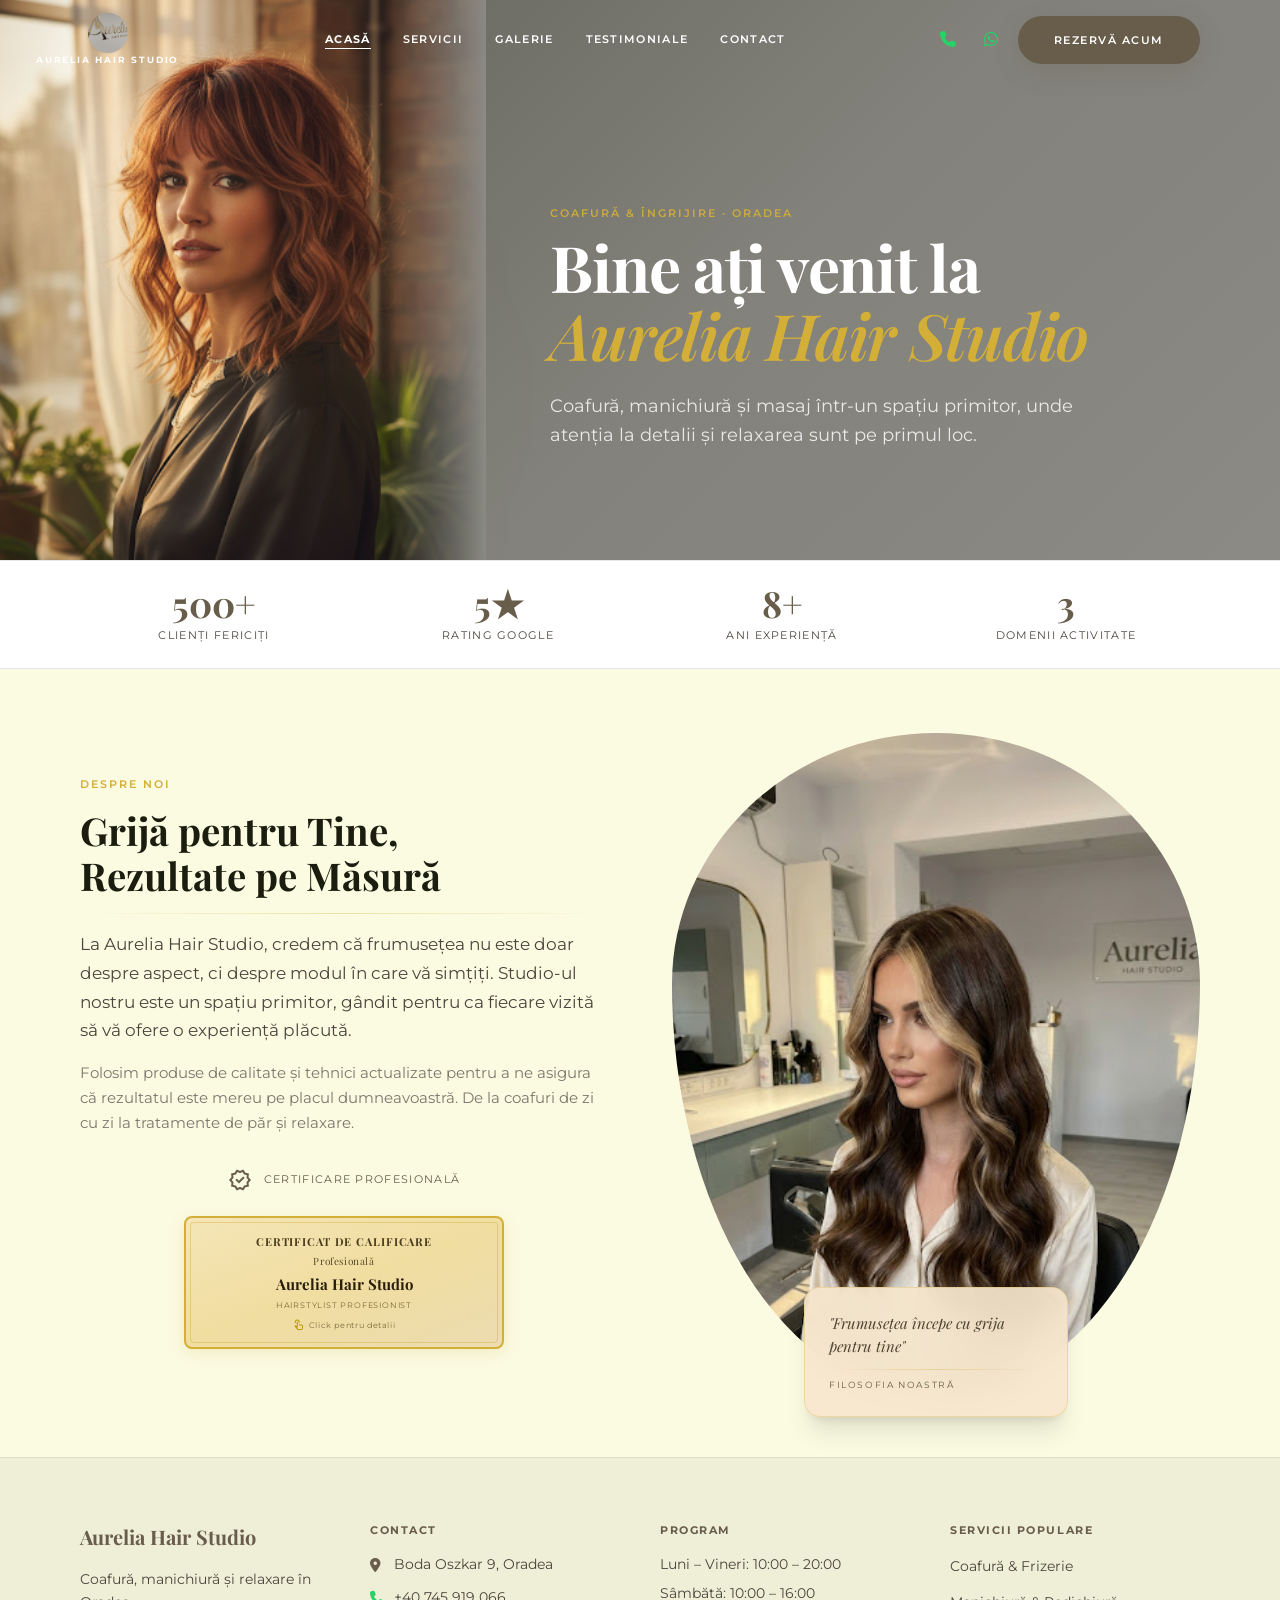
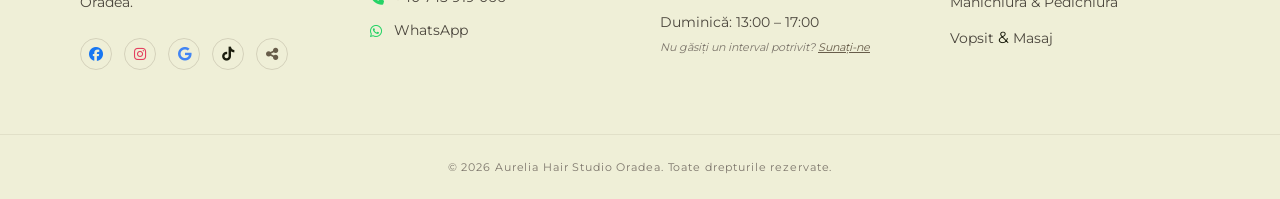
<file: index.html>
<!DOCTYPE html>
<html class="light" lang="ro"><head><meta http-equiv="Content-Type" content="text/html; charset=UTF-8">

<meta content="width=device-width, initial-scale=1.0" name="viewport">
<title>Aurelia Hair Studio – Sanctuarul tău de frumusețe în Oradea</title>
<meta name="description" content="Aurelia Hair Studio – coafură, manichiură, masaj și tratamente de lux în Oradea. Rezervă o programare online sau pe WhatsApp.">
<!-- Open Graph / Facebook -->
<meta property="og:type" content="website">
<meta property="og:url" content="https://aureliahairstudio.ro/">
<meta property="og:title" content="Aurelia Hair Studio – Sanctuarul tău de frumusețe în Oradea">
<meta property="og:description" content="Coafură, manichiură, masaj și tratamente de lux în Oradea. Rezervă o programare online sau pe WhatsApp.">
<meta property="og:image" content="https://aureliahairstudio.ro/images/Logo1.jpg">
<script src="js/tailwind.min.js"></script>
<link href="css/fonts.css" rel="stylesheet">
<link href="css/material-symbols.css" rel="stylesheet">
<link rel="stylesheet" href="css/fontawesome.min.css">
<script type="application/ld+json">
{
  "@context": "https://schema.org",
  "@type": "HairSalon",
  "@id": "https://AureliaHairStudio.ro",
  "name": "Aurelia Hair Studio",
  "description": "Coafură, manichiură, masaj și tratamente de lux în Oradea.",
  "image": "https://AureliaHairStudio.ro/images/Logo1.jpg",
  "url": "https://AureliaHairStudio.ro",
  "telephone": "+40-745-919-066",
  "email": "contact@aureliahairstudio.ro",
  "address": {
    "@type": "PostalAddress",
    "streetAddress": "Boda Oszkar 9",
    "addressLocality": "Oradea",
    "addressRegion": "Bihor",
    "postalCode": "410047",
    "addressCountry": "RO"
  },
  "geo": {
    "@type": "GeoCoordinates",
    "latitude": 47.0261015,
    "longitude": 21.9328077
  },
  "openingHoursSpecification": [
    {
      "@type": "OpeningHoursSpecification",
      "dayOfWeek": ["Monday", "Tuesday", "Wednesday", "Thursday", "Friday"],
      "opens": "10:00",
      "closes": "20:00"
    },
    {
      "@type": "OpeningHoursSpecification",
      "dayOfWeek": "Saturday",
      "opens": "10:00",
      "closes": "16:00"
    },
    {
      "@type": "OpeningHoursSpecification",
      "dayOfWeek": "Sunday",
      "opens": "13:00",
      "closes": "17:00"
    }
  ],
  "priceRange": "$$",
  "areaServed": {
    "@type": "City",
    "name": "Oradea"
  },
  "sameAs": [
    "https://www.facebook.com/profile.php?id=61572801821095",
    "https://www.instagram.com/aureliamoga749",
    "https://www.tiktok.com/@aurelia.moga46"
  ],
  "hasOfferCatalog": {
    "@type": "OfferCatalog",
    "name": "Servicii Aurelia Hair Studio",
    "itemListElement": [
      {
        "@type": "Offer",
        "itemOffered": {
          "@type": "Service",
          "name": "Coafură & Frizerie",
          "description": "Tuns, aranjat din perie, coafat ocazii, împletituri"
        }
      },
      {
        "@type": "Offer",
        "itemOffered": {
          "@type": "Service",
          "name": "Vopsit",
          "description": "Vopsit, balayage, airtouch, suvițat, nuanțare"
        }
      },
      {
        "@type": "Offer",
        "itemOffered": {
          "@type": "Service",
          "name": "Masaj",
          "description": "Masaj relaxare, masaj terapeutic, tratamente faciale"
        }
      },
      {
        "@type": "Offer",
        "itemOffered": {
          "@type": "Service",
          "name": "Manichiură & Pedichiură",
          "description": "Manichiură simplă, semi-permanentă, gel"
        }
      }
    ]
  },
  "aggregateRating": {
    "@type": "AggregateRating",
    "ratingValue": "4.9",
    "bestRating": "5",
    "ratingCount": "500"
  }
}
</script>
<script id="tailwind-config">
  tailwind.config = {
    darkMode: "class",
    theme: {
      extend: {
        colors: {
          "gold": "#D4AF37",
          "champagne": "#F7E7CE",
          "surface-tint": "#685d4a",
          "background": "#fbfbe2",
          "surface-container": "#efefd7",
          "surface-container-high": "#eaead1",
          "surface-bright": "#fbfbe2",
          "surface-variant": "#e4e4cc",
          "surface": "#fbfbe2",
          "inverse-primary": "#d3c5ad",
          "primary-fixed-dim": "#d3c5ad",
          "surface-container-lowest": "#ffffff",
          "on-primary-container": "#726753",
          "surface-dim": "#dbdcc3",
          "outline": "#7d766c",
          "inverse-surface": "#303221",
          "surface-container-highest": "#e4e4cc",
          "surface-container-low": "#f5f5dc",
          "outline-variant": "#cec5ba",
          "on-surface-variant": "#4b463d",
          "on-surface": "#1b1d0e",
          "secondary-container": "#fecbcb",
          "primary": "#685d4a",
          "primary-fixed": "#f0e0c8",
          "secondary": "#7b5455",
          "on-background": "#1b1d0e",
          "on-primary": "#ffffff",
          "primary-container": "#f7e7ce"
        },
        borderRadius: {
          "DEFAULT": "0.25rem",
          "lg": "0.5rem",
          "xl": "0.75rem",
          "2xl": "1rem",
          "3xl": "1.5rem",
          "full": "9999px"
        },
        spacing: {
          "section-gap": "120px",
          "gutter": "24px",
          "margin-mobile": "20px",
          "margin-desktop": "80px",
          "base": "8px"
        },
        fontFamily: {
          "serif": ["Playfair Display", "Georgia", "serif"],
          "sans": ["Montserrat", "system-ui", "sans-serif"],
          "display-lg": ["Playfair Display"],
          "headline-lg": ["Playfair Display"],
          "headline-md": ["Playfair Display"],
          "body-lg": ["Montserrat"],
          "body-md": ["Montserrat"],
          "label-sm": ["Montserrat"]
        },
        fontSize: {
          "display-lg": ["clamp(38px,5vw,64px)", { lineHeight: "1.05", letterSpacing: "-0.02em", fontWeight: "700" }],
          "headline-lg": ["32px", { lineHeight: "1.2", fontWeight: "600" }],
          "headline-md": ["24px", { lineHeight: "1.3", fontWeight: "500" }],
          "body-lg": ["18px", { lineHeight: "1.6", fontWeight: "400" }],
          "body-md": ["16px", { lineHeight: "1.5", fontWeight: "400" }],
          "label-sm": ["11px", { lineHeight: "1.0", letterSpacing: "0.12em", fontWeight: "600" }]
        }
      }
    }
  }
</script>
<style>
  :root {
    --gold: #D4AF37;
    --primary: #685d4a;
    --champagne: #F7E7CE;
  }

  * { box-sizing: border-box; }

  html { scroll-behavior: smooth; }

  body {
    font-family: 'Montserrat', sans-serif;
    background: #fbfbe2;
    color: #1b1d0e;
    overflow-x: hidden;
  }

  /* ─── NAV ─── */
  .nav-link {
    font-family: 'Montserrat', sans-serif;
    font-size: 11px;
    font-weight: 600;
    letter-spacing: 0.12em;
    text-transform: uppercase;
    color: #4b463d;
    transition: color 0.3s;
    position: relative;
    padding-bottom: 2px;
  }
  .nav-link::after {
    content: '';
    position: absolute;
    bottom: 0; left: 0;
    width: 100%; height: 1px;
    background: var(--gold);
    transform: scaleX(0);
    transform-origin: left;
    transition: transform 0.3s ease;
  }
  .nav-link:hover::after, .nav-link.active::after { transform: scaleX(1); }
  .nav-link:hover { color: var(--primary); }
  .nav-link.active { color: var(--primary); font-weight: 700; }
  #site-header:not(.scrolled) .nav-link,
  #site-header:not(.scrolled) .nav-link.active { color: #fff; }
  #site-header:not(.scrolled) .nav-link::after { background: #fff; }
  #site-header:not(.scrolled) .nav-link:hover { color: rgba(255,255,255,0.75); }
  .brand-label { color: var(--primary); }
  #site-header:not(.scrolled) .brand-label { color: #fff; }

  /* ─── GOLD DIVIDER ─── */
  .gold-line {
    height: 1px;
    background: linear-gradient(90deg, transparent, var(--gold), transparent);
    opacity: 0.35;
  }

  /* ─── GLASS CARD ─── */
  .glass {
    background: rgba(251,251,226,0.18);
    backdrop-filter: blur(18px);
    -webkit-backdrop-filter: blur(18px);
    border: 1px solid rgba(255,255,255,0.22);
  }

  /* ─── SERVICE CARD ─── */
  .service-card {
    background: #ffffff;
    border: 1px solid rgba(104,93,74,0.08);
    border-radius: 1rem;
    padding: 2.5rem;
    display: flex;
    flex-direction: column;
    align-items: center;
    text-align: center;
    transition: transform 0.45s cubic-bezier(.2,0,.2,1), box-shadow 0.45s cubic-bezier(.2,0,.2,1);
    position: relative;
    overflow: hidden;
  }
  .service-card::before {
    content: '';
    position: absolute;
    inset: 0;
    background: radial-gradient(ellipse at top, rgba(212,175,55,0.06), transparent 70%);
    opacity: 0;
    transition: opacity 0.5s;
    pointer-events: none;
  }
  .service-card:hover {
    transform: translateY(-6px);
    box-shadow: 0 32px 64px rgba(104,93,74,0.12), 0 0 0 1px rgba(212,175,55,0.15);
  }
  .service-card:hover::before { opacity: 1; }

  .service-icon-ring {
    width: 72px; height: 72px;
    border-radius: 50%;
    background: #f7e7ce;
    display: flex; align-items: center; justify-content: center;
    margin-bottom: 1.5rem;
    transition: transform 0.5s cubic-bezier(.2,0,.2,1);
  }
  .service-card:hover .service-icon-ring { transform: scale(1.15) rotate(6deg); }

  /* ─── GALLERY GRID ─── */
  .gallery-item {
    overflow: hidden;
    border-radius: 0.75rem;
    position: relative;
    cursor: pointer;
  }
  .gallery-item img {
    width: 100%;
    height: 100%;
    object-fit: cover;
    transition: transform 0.7s cubic-bezier(.2,0,.2,1);
  }
  .gallery-item:hover img { transform: scale(1.08); }
  .gallery-overlay {
    position: absolute;
    inset: 0;
    background: linear-gradient(to top, rgba(48,50,33,0.6) 0%, transparent 60%);
    opacity: 0;
    transition: opacity 0.4s;
    display: flex;
    align-items: flex-end;
    padding: 1.25rem;
  }
  .gallery-item:hover .gallery-overlay { opacity: 1; }

  /* ─── TESTIMONIAL CARD ─── */
  .testimonial-card {
    background: #ffffff;
    border: 1px solid rgba(104,93,74,0.08);
    border-radius: 1rem;
    padding: 1.75rem;
    transition: transform 0.35s ease, box-shadow 0.35s ease;
  }
  .testimonial-card:hover {
    transform: translateY(-4px);
    box-shadow: 0 20px 40px rgba(104,93,74,0.09);
  }

  /* ─── DOTTED LEADER ─── */
  .dotted-leader {
    flex-grow: 1;
    border-bottom: 1px dotted rgba(212,175,55,0.5);
    margin: 0 8px 4px;
  }

  /* ─── BUTTONS ─── */
  .btn-primary {
    display: inline-flex;
    align-items: center;
    gap: 0.5rem;
    background: var(--primary);
    color: #fff;
    font-family: 'Montserrat', sans-serif;
    font-size: 11px;
    font-weight: 600;
    letter-spacing: 0.14em;
    text-transform: uppercase;
    padding: 1rem 2.25rem;
    border-radius: 9999px;
    transition: all 0.3s ease;
    box-shadow: 0 8px 24px rgba(104,93,74,0.22);
  }
  .btn-primary:hover {
    background: #574e3d;
    transform: translateY(-2px);
    box-shadow: 0 16px 40px rgba(104,93,74,0.32);
  }
  .btn-primary:active { transform: translateY(0) scale(0.97); }

  .btn-secondary {
    display: inline-flex;
    align-items: center;
    gap: 0.5rem;
    border: 1.5px solid rgba(104,93,74,0.5);
    color: #fff;
    font-family: 'Montserrat', sans-serif;
    font-size: 11px;
    font-weight: 600;
    letter-spacing: 0.14em;
    text-transform: uppercase;
    padding: 1rem 2.25rem;
    border-radius: 9999px;
    transition: all 0.3s ease;
  }
  .btn-secondary:hover {
    background: rgba(255,255,255,0.12);
    border-color: rgba(255,255,255,0.6);
  }

  /* ─── STATS BAND ─── */
  .stat-number {
    font-family: 'Playfair Display', serif;
    font-size: 2.25rem;
    font-weight: 700;
    color: var(--primary);
    line-height: 1;
  }

  /* ─── MOBILE MENU ─── */
  #mobile-menu {
    position: fixed;
    inset: 0;
    background: rgba(251,251,226,0.97);
    backdrop-filter: blur(20px);
    z-index: 200;
    display: flex;
    flex-direction: column;
    align-items: center;
    justify-content: center;
    gap: 2rem;
    transform: translateX(100%);
    transition: transform 0.4s cubic-bezier(.77,0,.18,1);
  }
  #mobile-menu.open { transform: translateX(0); }
  .mobile-nav-link {
    font-family: 'Playfair Display', serif;
    font-size: 2rem;
    font-weight: 600;
    color: var(--primary);
    transition: opacity 0.2s;
  }
  .mobile-nav-link:hover { opacity: 0.7; }

  /* ─── SCROLL REVEAL ─── */
  .reveal {
    opacity: 0;
    transform: translateY(28px);
    transition: opacity 0.75s cubic-bezier(.2,0,.2,1), transform 0.75s cubic-bezier(.2,0,.2,1);
  }
  .reveal.visible {
    opacity: 1;
    transform: translateY(0);
  }
  .reveal-left {
    opacity: 0;
    transform: translateX(-32px);
    transition: opacity 0.8s cubic-bezier(.2,0,.2,1), transform 0.8s cubic-bezier(.2,0,.2,1);
  }
  .reveal-left.visible { opacity: 1; transform: translateX(0); }
  .reveal-right {
    opacity: 0;
    transform: translateX(32px);
    transition: opacity 0.8s cubic-bezier(.2,0,.2,1), transform 0.8s cubic-bezier(.2,0,.2,1);
  }
  .reveal-right.visible { opacity: 1; transform: translateX(0); }

  /* Stagger delay helpers */
  .delay-100 { transition-delay: 0.1s; }
  .delay-200 { transition-delay: 0.2s; }
  .delay-300 { transition-delay: 0.3s; }
  .delay-400 { transition-delay: 0.4s; }
  .delay-500 { transition-delay: 0.5s; }

  /* ─── ABOUT ARCH IMAGE ─── */
  .arch-frame {
    border-radius: 50% 50% 48% 48% / 40% 40% 60% 60%;
    overflow: hidden;
  }

  /* ─── SECTION LABELS ─── */
  .eyebrow {
    font-family: 'Montserrat', sans-serif;
    font-size: 11px;
    font-weight: 600;
    letter-spacing: 0.18em;
    text-transform: uppercase;
    color: var(--gold);
    display: block;
    margin-bottom: 0.75rem;
  }

  /* ─── FOOTER ─── */
  footer a:hover { color: var(--primary); }

  /* ─── STAR ─── */
  .star { color: var(--gold); }

  /* ─── SKIP LINK ─── */
  .skip-link{position:absolute;top:-100%;left:16px;background:var(--primary);color:#fff;padding:0.75rem 1.5rem;border-radius:0 0 8px 8px;z-index:10000;font-family:'Montserrat',sans-serif;font-size:13px;font-weight:600;text-decoration:none;transition:top 0.2s;}
  .skip-link:focus{top:0;}

  /* ─── REDUCED MOTION ─── */
  @media (prefers-reduced-motion:reduce){*,*::before,*::after{animation-duration:0.01ms!important;animation-iteration-count:1!important;transition-duration:0.01ms!important;scroll-behavior:auto!important;}}

  /* ─── FOCUS VISIBLE ─── */
  a:focus-visible,button:focus-visible{outline:2px solid var(--gold);outline-offset:2px;}

  /* ─── DIPLOMA LIGHTBOX ─── */
  #diploma-lightbox{position:fixed;inset:0;z-index:9999;background:rgba(10,10,8,0.88);backdrop-filter:blur(12px);display:flex;align-items:center;justify-content:center;opacity:0;pointer-events:none;transition:opacity 0.4s;}
  #diploma-lightbox.show{opacity:1;pointer-events:all;}
  #diploma-lightbox-close{position:absolute;top:20px;right:20px;background:rgba(255,255,255,0.12);border:1px solid rgba(255,255,255,0.2);border-radius:50%;width:44px;height:44px;display:flex;align-items:center;justify-content:center;cursor:pointer;transition:background 0.2s;z-index:10;color:#fff;font-size:24px;}
  #diploma-lightbox-close:hover{background:rgba(255,255,255,0.25);}

  .diploma-card{
    width:min(90vw,580px);
    background:linear-gradient(160deg,#f5e6b8 0%,#f0dda0 20%,#ecdcb0 40%,#f2e4b5 60%,#eedcb2 80%,#f5e6b8 100%);
    border:3px solid #b8960c;
    border-radius:4px;
    padding:6px;
    position:relative;
    box-shadow:0 32px 80px rgba(0,0,0,0.45),inset 0 0 60px rgba(184,150,12,0.08);
    transform:scale(0.92);transition:transform 0.4s cubic-bezier(.2,0,.2,1);
  }
  #diploma-lightbox.show .diploma-card{transform:scale(1);}

  .diploma-inner{
    border:1.5px solid #c9a82680;
    border-radius:2px;
    padding:clamp(1.5rem,4vw,2.5rem);
    position:relative;
    text-align:center;
  }

  .diploma-ministry{font-family:'Montserrat',sans-serif;font-size:9px;letter-spacing:0.08em;color:#5a4a2a;text-transform:uppercase;line-height:1.4;}
  .diploma-serie{font-family:'Montserrat',sans-serif;font-size:10px;color:#5a4a2a;margin:6px 0 12px;}
  .diploma-title{font-family:'Playfair Display',serif;font-size:clamp(22px,4vw,30px);font-weight:700;color:#3a2e14;letter-spacing:0.08em;margin-bottom:2px;}
  .diploma-subtitle{font-family:'Playfair Display',serif;font-size:clamp(12px,2.2vw,16px);font-weight:600;color:#4a3c1e;letter-spacing:0.06em;margin-bottom:16px;}
  .diploma-text{font-family:'Montserrat',sans-serif;font-size:clamp(11px,1.8vw,13px);line-height:1.8;color:#3a2e14;text-align:left;}
  .diploma-text strong{font-weight:700;color:#2a1e0a;}
  .diploma-footer{font-family:'Montserrat',sans-serif;font-size:clamp(10px,1.6vw,12px);line-height:1.7;color:#4a3c1e;text-align:left;margin-top:14px;}

  .diploma-signatures{display:grid;grid-template-columns:1fr 1fr 1fr;gap:8px;margin-top:16px;}
  .diploma-sig{text-align:center;}
  .diploma-sig-scribble{font-family:'Dancing Script','Playfair Display',serif;font-size:20px;font-style:italic;color:#2a1e0a;height:26px;display:flex;align-items:flex-end;justify-content:center;opacity:0.85;letter-spacing:-0.02em;}
  .diploma-sig-line{width:80%;height:1px;background:rgba(90,74,42,0.25);margin:2px auto 3px;}
  .diploma-sig-label{font-family:'Montserrat',sans-serif;font-size:8px;letter-spacing:0.1em;text-transform:uppercase;color:#7d6b3a;margin-top:2px;}
  .diploma-sig-name{font-family:'Playfair Display',serif;font-size:11px;font-style:italic;color:#3a2e14;}
  .diploma-sig{text-align:center;}

  .diploma-bottom{display:flex;align-items:flex-end;justify-content:space-between;margin-top:14px;gap:12px;}
  .diploma-seal{width:72px;height:72px;border-radius:50%;border:2px solid #b8960c;display:flex;align-items:center;justify-content:center;background:radial-gradient(circle,rgba(245,230,184,0.9),rgba(230,210,150,0.7));box-shadow:0 2px 8px rgba(0,0,0,0.15);flex-shrink:0;}
  .diploma-seal-text{font-family:'Montserrat',sans-serif;font-size:5.5px;font-weight:700;color:#5a4a2a;text-align:center;letter-spacing:0.03em;line-height:1.3;text-transform:uppercase;}
  .diploma-seal-star{font-size:9px;color:#b8960c;margin:1px 0;}

  .diploma-date{font-family:'Montserrat',sans-serif;font-size:clamp(9px,1.4vw,11px);color:#5a4a2a;text-align:left;margin-top:10px;}
</style>
</head>
<body style="overflow: auto;">

<a href="#main-content" class="skip-link">Salt la conținut</a>

<!-- ═══════════════════ MOBILE MENU ═══════════════════ -->
<div id="mobile-menu" role="dialog" aria-label="Meniu principal">
  <button id="close-menu" class="absolute top-6 right-6 p-2 text-primary" aria-label="Închide meniu">
    <span class="material-symbols-outlined text-3xl">close</span>
  </button>
  <a class="mobile-nav-link" href="index.html">Acasă</a>
  <a class="mobile-nav-link" href="Servicii.html">Servicii</a>
  <a class="mobile-nav-link" href="Galerie.html">Galerie</a>
  <a class="mobile-nav-link" href="Testimoniale.html">Testimoniale</a>
  <a class="mobile-nav-link" href="Contact.html">Contact</a>
  <a href="Rezervari.html" class="btn-primary mt-4" style="background:var(--primary)">Rezervă acum</a>
</div>

<!-- ═══════════════════ DIPLOMA LIGHTBOX ═══════════════════ -->
<div id="diploma-lightbox" role="dialog" aria-modal="true" onclick="closeDiplomaLightbox()">
  <button id="diploma-lightbox-close" aria-label="Închide" onclick="closeDiplomaLightbox()">
    <span class="material-symbols-outlined" style="font-size:22px;">close</span>
  </button>

  <div class="diploma-card" onclick="event.stopPropagation()">
    <div class="diploma-inner">

      <!-- Ministere + Stemă -->
      <div style="display:flex;justify-content:space-between;align-items:flex-start;margin-bottom:2px;">
        <div class="diploma-ministry" style="text-align:left;max-width:130px;">Ministerul Muncii și<br>Solidarității Sociale</div>
        <div style="text-align:center;flex-shrink:0;">
          <img src="images/Stema Romaniei.png" alt="Stema României" style="width:60px;height:auto;display:block;margin:0 auto 2px;">
          <div style="font-family:'Montserrat',sans-serif;font-size:10px;font-weight:700;letter-spacing:0.15em;color:#5a4a2a;">ROMÂNIA</div>
        </div>
        <div class="diploma-ministry" style="text-align:right;max-width:130px;">Ministerul Educației</div>
      </div>

      <!-- Serie -->
      <div class="diploma-serie">Serie <strong>N</strong> Nr. <strong>0012191</strong> <span style="float:right;">TS</span></div>

      <!-- Titlu -->
      <div class="diploma-title">CERTIFICAT</div>
      <div class="diploma-subtitle">DE CALIFICARE PROFESIONALĂ</div>

      <!-- Text principal -->
      <div class="diploma-text">
        <strong>Aurelia Hair Studio</strong> a participat în perioada <strong>13.10.2023 – 10.02.2024</strong> la programul de perfecționare în arta coafurii și a stylingului profesional, cu durata de <strong>720 de ore</strong>, organizat de <strong>S.C. Metropolitan Events S.R.L.</strong>, cu sediul în localitatea <strong>Sibiu</strong>, județul <strong>Sibiu</strong>, înmatriculat în Registrul național al furnizorilor de formare profesională a adulților cu nr. <strong>32/1094</strong> din <strong>06.10.2023</strong>, și a susținut cu succes proba de certificare în anul <strong>2024</strong>, luna <strong>martie</strong>, ziua <strong>7</strong>, obținând media <strong>10,00</strong> și calificarea de <strong>Hairstylist Profesionist</strong> cu certificare de specialitate.
      </div>

      <!-- Footer legal -->
      <div class="diploma-footer">
        Prezentul certificat se eliberează în conformitate cu prevederile Ordonanței Guvernului nr. 129/2000, republicată și este însoțit de suplimentul descriptiv al certificatului.
      </div>

      <img src="images/FirmaD.png" alt="Semnături și sigiliu" style="width:100%;height:auto;display:block;margin-top:14px;border-radius:2px;">

    </div>
  </div>
</div>

<!-- ═══════════════════ HEADER ═══════════════════ -->
<header id="site-header" class="fixed top-0 left-0 right-0 z-50" style="background:rgba(251,251,226,0);transition:all 0.3s;">
  <div class="flex justify-between items-center max-w-[1280px] mx-auto px-6 md:px-margin-desktop h-20">

    <!-- Logo -->
    <a href="index.html" class="flex flex-col items-center flex-shrink-0" style="margin-left:-44px;">
      <img src="images/Logo1.jpg" alt="Aurelia Hair Studio" class="h-10 w-10 rounded-full object-cover shadow-sm">
      <span class="brand-label" style="font-family:'Montserrat';font-size:9px;font-weight:700;letter-spacing:0.2em;text-transform:uppercase;">Aurelia Hair Studio</span>
    </a>

    <!-- Desktop Nav -->
    <nav class="hidden md:flex items-center space-x-8">
      <a class="nav-link active" href="index.html">Acasă</a>
      <a class="nav-link" href="Servicii.html">Servicii</a>
      <a class="nav-link" href="Galerie.html">Galerie</a>
      <a class="nav-link" href="Testimoniale.html">Testimoniale</a>
      <a class="nav-link" href="Contact.html">Contact</a>
    </nav>

    <!-- Desktop Actions -->
    <div class="hidden md:flex items-center gap-3">
      <a href="tel:+40745919066" class="p-2 text-on-surface-variant hover:text-primary transition-colors" title="Sună-ne">
        <i class="fa-solid fa-phone" style="color:#25D366"></i>
      </a>
      <a href="https://wa.me/40745919066" target="_blank" rel="noopener noreferrer" class="p-2 text-on-surface-variant hover:text-primary transition-colors" title="WhatsApp">
        <i class="fa-brands fa-whatsapp" style="color:#25D366"></i>
      </a>
      <a href="Rezervari.html" class="btn-primary">Rezervă acum</a>
    </div>

    <!-- Mobile hamburger -->
    <button id="open-menu" class="md:hidden p-2 text-primary" aria-label="Deschide meniu">
      <span class="material-symbols-outlined text-2xl">menu</span>
    </button>
  </div>
</header>

<main id="main-content">

<!-- ═══════════════════ HERO ═══════════════════ -->
<section class="relative h-[460px] md:h-[560px] flex items-center overflow-hidden">

  <!-- Background: salon gray -->
  <div class="absolute inset-0" style="background:#8B8A84;"></div>

  <!-- Roscata portrait – left 38% (hidden on mobile) -->
  <div class="absolute inset-y-0 left-0 w-[38%] overflow-hidden hidden md:block">
    <img src="images/aida_img005.jpg" alt="Aurelia Hair Studio – păr magnific" class="w-full h-full object-cover object-[70%_center]" loading="eager">
    <!-- Blend edge to gray background -->
    <div class="absolute inset-y-0 right-0 w-24" style="background:linear-gradient(to right, transparent, #8B8A84);"></div>
  </div>

  <!-- Subtle dark gradient for text zone – right side (hidden on mobile) -->
  <div class="absolute inset-y-0 right-0 w-[62%] hidden md:block" style="background:linear-gradient(135deg, rgba(27,29,14,0.25) 0%, rgba(27,29,14,0.08) 40%, transparent 100%);"></div>

  <!-- On mobile: full-width subtle dark gradient -->
  <div class="absolute inset-0 md:hidden" style="background:linear-gradient(to bottom, rgba(27,29,14,0.05) 0%, rgba(27,29,14,0.25) 100%);"></div>

  <!-- Floating accent blob -->
  <div class="absolute bottom-0 left-0 w-80 h-80 blur-[120px] -z-0 pointer-events-none" style="background:rgba(212,175,55,0.12); border-radius:50%;"></div>

  <div class="relative z-10 max-w-[1280px] mx-auto px-6 md:px-margin-desktop w-full pt-24">
    <div class="max-w-2xl md:ml-[42%]">
      <span class="eyebrow" style="color:rgba(212,175,55,0.9)">Coafură &amp; Îngrijire · Oradea</span>
      <h1 style="font-family:'Playfair Display',serif;font-size:clamp(38px,5vw,68px);font-weight:700;line-height:1.05;letter-spacing:-0.02em;color:#fff;margin-bottom:1.5rem;">
        Bine ați venit la<br><em style="color:#D4AF37;font-style:italic;">Aurelia Hair Studio</em>
      </h1>
      <p style="font-family:'Montserrat',sans-serif;font-size:18px;font-weight:400;line-height:1.65;color:rgba(255,255,255,0.82);max-width:540px;">
        Coafură, manichiură și masaj într-un spațiu primitor, unde atenția la detalii și relaxarea sunt pe primul loc.
      </p>
    </div>
  </div>

</section>

<!-- ═══════════════════ STATS BAND ═══════════════════ -->
<section class="bg-white border-y border-primary/8">
  <div class="max-w-[1280px] mx-auto px-6 md:px-margin-desktop py-6">
    <div class="grid grid-cols-2 md:grid-cols-4 gap-4 text-center">
      <div class="reveal">
        <div class="stat-number">500+</div>
        <div style="font-family:'Montserrat';font-size:11px;letter-spacing:0.12em;text-transform:uppercase;color:#4b463d;margin-top:6px;">Clienți Fericiți</div>
      </div>
      <div class="reveal delay-100">
        <div class="stat-number">5★</div>
        <div style="font-family:'Montserrat';font-size:11px;letter-spacing:0.12em;text-transform:uppercase;color:#4b463d;margin-top:6px;">Rating Google</div>
      </div>
      <div class="reveal delay-200">
        <div class="stat-number">8+</div>
        <div style="font-family:'Montserrat';font-size:11px;letter-spacing:0.12em;text-transform:uppercase;color:#4b463d;margin-top:6px;">Ani Experiență</div>
      </div>
      <div class="reveal delay-300">
        <div class="stat-number">3</div>
        <div style="font-family:'Montserrat';font-size:11px;letter-spacing:0.12em;text-transform:uppercase;color:#4b463d;margin-top:6px;">Domenii Activitate</div>
      </div>
    </div>
  </div>
</section>

<!-- ═══════════════════ ABOUT ═══════════════════ -->
<section class="py-16 bg-surface">
  <div class="max-w-[1280px] mx-auto px-6 md:px-margin-desktop grid grid-cols-1 md:grid-cols-2 gap-12 lg:gap-16 items-center">

    <!-- Text side -->
    <div class="space-y-4 reveal-left visible">
      <span class="eyebrow">Despre Noi</span>
      <h2 style="font-family:'Playfair Display',serif;font-size:clamp(28px,3vw,40px);font-weight:700;color:#1b1d0e;line-height:1.15;">Grijă pentru Tine,<br>Rezultate pe Măsură</h2>
      <div class="gold-line"></div>
      <p style="font-family:'Montserrat',sans-serif;font-size:17px;line-height:1.7;color:#4b463d;">
        La Aurelia Hair Studio, credem că frumusețea nu este doar despre aspect, ci despre modul în care vă simțiți. Studio-ul nostru este un spațiu primitor, gândit pentru ca fiecare vizită să vă ofere o experiență plăcută.
      </p>
      <p style="font-family:'Montserrat',sans-serif;font-size:15px;line-height:1.65;color:#7d766c;">
        Folosim produse de calitate și tehnici actualizate pentru a ne asigura că rezultatul este mereu pe placul dumneavoastră. De la coafuri de zi cu zi la tratamente de păr și relaxare.
      </p>
      <div style="display:flex;flex-direction:column;align-items:center;padding-top:1rem; width: 100%;">
        <div class="flex items-center gap-3">
          <span class="material-symbols-outlined text-primary" style="font-variation-settings:'FILL' 1;">verified</span>
          <span style="font-family:'Montserrat';font-size:11px;letter-spacing:0.12em;text-transform:uppercase;color:#685d4a;">Certificare Profesională</span>
        </div>
        <!-- Diploma — clickabil pentru lightbox -->
        <div role="button" tabindex="0" onclick="openDiplomaLightbox()" onkeydown="if(event.key==='Enter'||event.key===' '){event.preventDefault();openDiplomaLightbox();}" style="margin-top: 1.5rem; cursor: pointer; width: 100%; max-width: 320px; border: 2px solid var(--gold); border-radius: 8px; display: flex; flex-direction: column; align-items: center; justify-content: center; background: linear-gradient(160deg, rgb(245, 230, 184), rgb(240, 221, 160), rgb(236, 220, 176)); position: relative; padding: 16px; transition: transform 0.3s, box-shadow 0.3s; box-shadow: rgba(184, 150, 12, 0.15) 0px 4px 16px; transform: translateY(0px);" onmouseover="this.style.transform='translateY(-3px)';this.style.boxShadow='0 8px 28px rgba(184,150,12,0.25)'" onmouseout="this.style.transform='translateY(0)';this.style.boxShadow='0 4px 16px rgba(184,150,12,0.15)'">
          <div style="position:absolute; top:4px; left:4px; right:4px; bottom:4px; border:1px solid #c9a82660; border-radius:4px;"></div>
          <span style="font-family:'Playfair Display',serif; font-size:11px; font-weight:700; color:#4a3c1e; text-transform:uppercase; letter-spacing:0.08em; margin-bottom:4px;">Certificat de Calificare</span>
          <span style="font-family:'Playfair Display',serif; font-size:10px; color:#5a4a2a; letter-spacing:0.06em; margin-bottom:6px;">Profesională</span>
          <span style="font-family:'Playfair Display',serif; font-size:15px; font-weight:700; color:#2a1e0a; text-align:center; line-height:1.2;">Aurelia Hair Studio</span>
          <span style="font-family:'Montserrat',sans-serif; font-size:8px; color:#7d6b3a; margin-top:6px; letter-spacing:0.1em; text-transform:uppercase;">Hairstylist Profesionist</span>
          <div style="margin-top:8px;display:flex;align-items:center;gap:4px;">
            <span class="material-symbols-outlined" style="font-size:12px;color:#b8960c;">touch_app</span>
            <span style="font-family:'Montserrat',sans-serif;font-size:8px;color:#7d6b3a;letter-spacing:0.08em;">Click pentru detalii</span>
          </div>
        </div>
      </div>
    </div>

    <!-- Image side -->
    <div class="relative reveal-right visible">
      <!-- Main image -->
      <div style="border-radius:50% 50% 48% 48% / 38% 38% 62% 62%;overflow:hidden;aspect-ratio:4/5;position:relative;">
        <img src="images/RMorenaR.jpg" alt="Aurelia – Stilistă" class="w-full h-full object-cover object-top">
      </div>
      <!-- Floating philosophy card -->
      <div class="absolute -bottom-6 left-1/2 -translate-x-1/2 glass p-6 rounded-2xl shadow-xl max-w-xs" style="background:rgba(247,231,206,0.92);border:1px solid rgba(212,175,55,0.3);">
        <p style="font-family:'Playfair Display',serif;font-size:15px;font-style:italic;color:#4f4533;line-height:1.5;">"Frumusețea începe cu grija pentru tine"</p>
        <div class="gold-line mt-3"></div>
        <span style="font-family:'Montserrat';font-size:9px;letter-spacing:0.18em;text-transform:uppercase;color:#685d4a;display:block;margin-top:8px;">Filosofia Noastră</span>
      </div>
    </div>
  </div>
</section>

</main>

<!-- ═══════════════════ FOOTER ═══════════════════ -->
<footer style="background:#efefd7;border-top:1px solid rgba(104,93,74,0.12);">
  <nav aria-label="Navigare footer">
  <div class="max-w-[1280px] mx-auto px-6 md:px-margin-desktop py-16">
    <div class="grid grid-cols-1 md:grid-cols-4 gap-10">
      <div class="space-y-4">
        <div style="font-family:'Playfair Display',serif;font-size:20px;font-weight:700;color:var(--primary);">Aurelia Hair Studio</div>
        <p style="font-family:'Montserrat',sans-serif;font-size:14px;line-height:1.65;color:#4b463d;">Coafură, manichiură și relaxare în Oradea.</p>
        <div class="flex gap-3 pt-2">
          <a href="https://www.facebook.com/profile.php?id=61572801821095" target="_blank" rel="noopener noreferrer" class="w-8 h-8 rounded-full flex items-center justify-center hover:bg-primary-container transition-colors" style="border:1px solid rgba(104,93,74,0.2)"><i class="fa-brands fa-facebook text-sm" style="color:#1877F2"></i></a>
          <a href="https://www.instagram.com/aureliamoga749?igsh=M29ramxvZG9yc3p6" target="_blank" rel="noopener noreferrer" class="w-8 h-8 rounded-full flex items-center justify-center hover:bg-primary-container transition-colors" style="border:1px solid rgba(104,93,74,0.2)"><i class="fa-brands fa-instagram text-sm" style="color:#E4405F"></i></a>
          <a href="https://www.google.com/maps/search/?api=1&query=Aurelia+Hair+Studio+Boda+Oszkar+9+Oradea" target="_blank" rel="noopener noreferrer" class="w-8 h-8 rounded-full flex items-center justify-center hover:bg-primary-container transition-colors" style="border:1px solid rgba(104,93,74,0.2)"><i class="fa-brands fa-google text-sm" style="color:#4285F4"></i></a>
          <a href="https://www.tiktok.com/@aurelia.moga46?_r=1&_t=ZN-96ePt0rUFc6" target="_blank" rel="noopener noreferrer" class="w-8 h-8 rounded-full flex items-center justify-center hover:bg-primary-container transition-colors" style="border:1px solid rgba(104,93,74,0.2)"><i class="fa-brands fa-tiktok text-sm"></i></a>
          <button onclick="sharePage()" class="w-8 h-8 rounded-full flex items-center justify-center hover:bg-primary-container transition-colors cursor-pointer" style="border:1px solid rgba(104,93,74,0.2)" title="Compartir" aria-label="Compartir pagina"><i class="fa-solid fa-share-nodes text-sm" style="color:var(--primary)"></i></button>
        </div>
      </div>

      <div class="space-y-4">
        <h4 style="font-family:'Montserrat';font-size:11px;font-weight:700;letter-spacing:0.14em;text-transform:uppercase;color:var(--primary);">Contact</h4>
        <ul class="space-y-3">
          <li><a href="Contact.html" style="font-family:'Montserrat';font-size:14px;color:#4b463d;display:flex;align-items:center;gap:8px;transition:color 0.2s;"><i class="fa-solid fa-location-dot" style="color:var(--primary);width:16px;"></i> Boda Oszkar 9, Oradea</a></li>
          <li><a href="tel:+40745919066" style="font-family:'Montserrat';font-size:14px;color:#4b463d;display:flex;align-items:center;gap:8px;transition:color 0.2s;"><i class="fa-solid fa-phone" style="color:#25D366;width:16px;"></i> +40 745 919 066</a></li>
          <li><a href="https://wa.me/40745919066" target="_blank" rel="noopener noreferrer" style="font-family:'Montserrat';font-size:14px;color:#4b463d;display:flex;align-items:center;gap:8px;transition:color 0.2s;"><i class="fa-brands fa-whatsapp" style="color:#25D366;width:16px;"></i> WhatsApp</a></li>
        </ul>
      </div>

      <div class="space-y-4">
        <h4 style="font-family:'Montserrat';font-size:11px;font-weight:700;letter-spacing:0.14em;text-transform:uppercase;color:var(--primary);">Program</h4>
        <ul class="space-y-2" style="font-family:'Montserrat';font-size:14px;color:#4b463d;">
          <li>Luni – Vineri: 10:00 – 20:00</li>
          <li>Sâmbătă: 10:00 – 16:00</li>
          <li>Duminică: 13:00 – 17:00</li>
        </ul>
        <p style="font-family:'Montserrat';font-size:11px;color:#7d766c;font-style:italic;margin-top:6px;">Nu găsiți un interval potrivit? <a href="tel:+40745919066" style="text-decoration:underline;color:var(--primary);">Sunați-ne</a></p>
      </div>

      <div class="space-y-4">
        <h4 style="font-family:'Montserrat';font-size:11px;font-weight:700;letter-spacing:0.14em;text-transform:uppercase;color:var(--primary);">Servicii Populare</h4>
        <ul class="space-y-3">
          <li><a href="Servicii.html#coafura" style="font-family:'Montserrat';font-size:14px;color:#4b463d;">Coafură &amp; Frizerie</a></li>
          <li><a href="Servicii.html#manichiura" style="font-family:'Montserrat';font-size:14px;color:#4b463d;">Manichiură &amp; Pedichiură</a></li>
          <li><a href="Servicii.html#vopsit" style="font-family:'Montserrat';font-size:14px;color:#4b463d;">Vopsit</a> &amp; <a href="Servicii.html#masaj" style="font-family:'Montserrat';font-size:14px;color:#4b463d;">Masaj</a></li>
        </ul>
      </div>
    </div>
  </div>
  <div style="border-top:1px solid rgba(104,93,74,0.1);">
    <div class="max-w-[1280px] mx-auto px-6 md:px-margin-desktop py-6 text-center">
      <p style="font-family:'Montserrat';font-size:11px;letter-spacing:0.08em;color:#7d766c;">© <span id="copyright-year"></span> Aurelia Hair Studio Oradea. Toate drepturile rezervate.</p>
    </div>
  </div>
  </nav>
</footer>

<!-- ═══════════════════ SCRIPTS ═══════════════════ -->
<script>
  // ─── HEADER scroll effect
  const header = document.getElementById('site-header');
  function updateHeader() {
    if (window.scrollY > 60) {
      header.classList.add('scrolled');
      header.style.background = 'rgba(251,251,226,0.95)';
      header.style.backdropFilter = 'blur(18px)';
      header.style.borderBottom = '1px solid rgba(104,93,74,0.12)';
      header.style.boxShadow = '0 4px 24px rgba(104,93,74,0.08)';
    } else {
      header.classList.remove('scrolled');
      header.style.background = '';
      header.style.backdropFilter = '';
      header.style.borderBottom = '';
      header.style.boxShadow = '';
    }
  }
  window.addEventListener('scroll', updateHeader, { passive: true });
  updateHeader();

  // ─── MOBILE MENU
  document.getElementById('open-menu').addEventListener('click', () => {
    document.getElementById('mobile-menu').classList.add('open');
    document.body.style.overflow = 'hidden';
  });
  document.getElementById('close-menu').addEventListener('click', () => {
    document.getElementById('mobile-menu').classList.remove('open');
    document.body.style.overflow = '';
  });

  // ─── SCROLL REVEAL
  const revealEls = document.querySelectorAll('.reveal, .reveal-left, .reveal-right');
  const revealObserver = new IntersectionObserver((entries) => {
    entries.forEach(entry => {
      if (entry.isIntersecting) {
        entry.target.classList.add('visible');
      }
    });
  }, { threshold: 0.1 });
  revealEls.forEach(el => revealObserver.observe(el));

  // ─── DIPLOMA LIGHTBOX
  function openDiplomaLightbox() {
    document.getElementById('diploma-lightbox').classList.add('show');
    document.body.style.overflow = 'hidden';
  }
  function closeDiplomaLightbox() {
    document.getElementById('diploma-lightbox').classList.remove('show');
    document.body.style.overflow = '';
  }
  document.addEventListener('keydown', (e) => {
    if (e.key === 'Escape') closeDiplomaLightbox();
  });

  document.getElementById('copyright-year').textContent = new Date().getFullYear();

  // ─── SHARE PAGE
  function sharePage() {
    if (navigator.share) {
      navigator.share({ title: 'Aurelia Hair Studio', url: window.location.href }).catch(function(){});
    } else {
      navigator.clipboard.writeText(window.location.href).then(function() {
        var t = document.createElement('div');
        t.textContent = 'Link copiat!';
        t.style.cssText = 'position:fixed;bottom:24px;left:50%;transform:translateX(-50%);background:var(--primary);color:#fff;padding:10px 24px;border-radius:8px;font-family:Montserrat,sans-serif;font-size:14px;z-index:9999;opacity:0;transition:opacity 0.3s';
        document.body.appendChild(t);
        requestAnimationFrame(function(){ t.style.opacity = '1'; });
        setTimeout(function(){ t.style.opacity = '0'; setTimeout(function(){ t.remove(); }, 300); }, 2000);
      });
    }
  }
</script>


</body></html>
</file>
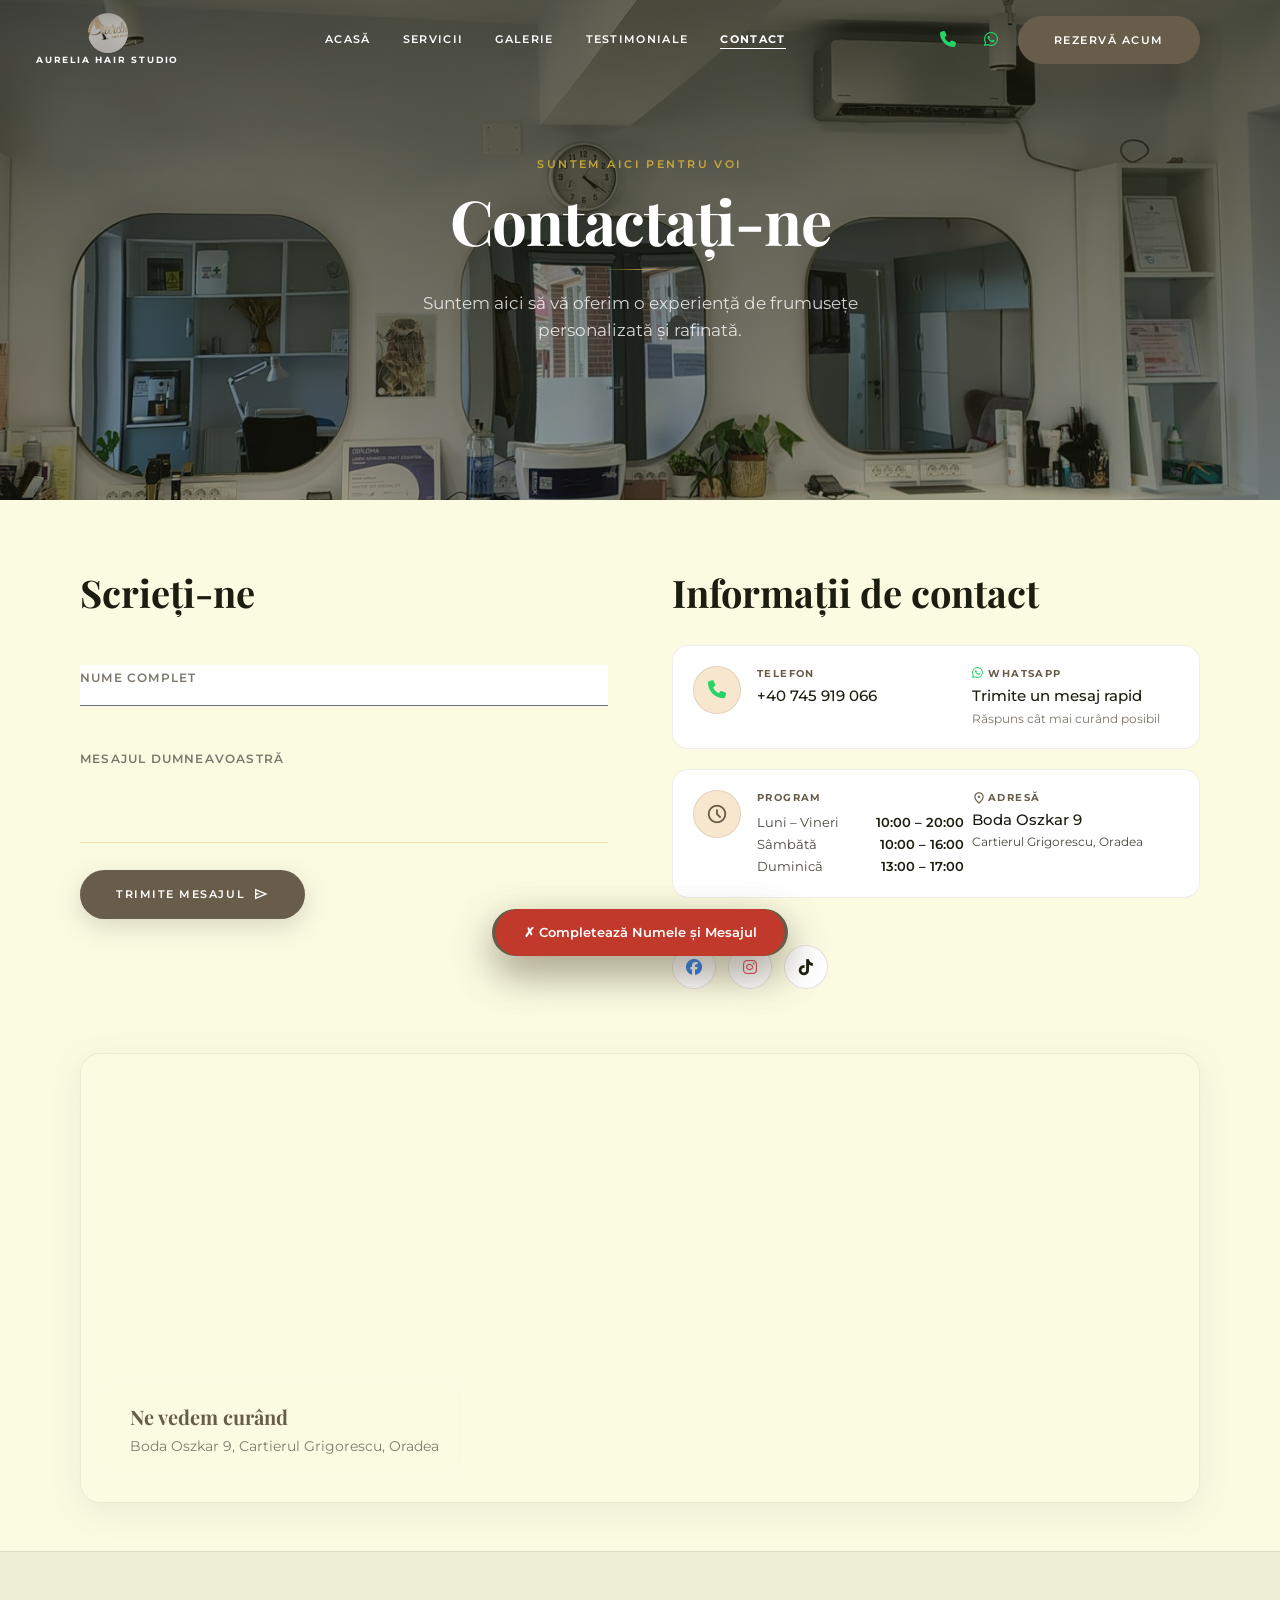
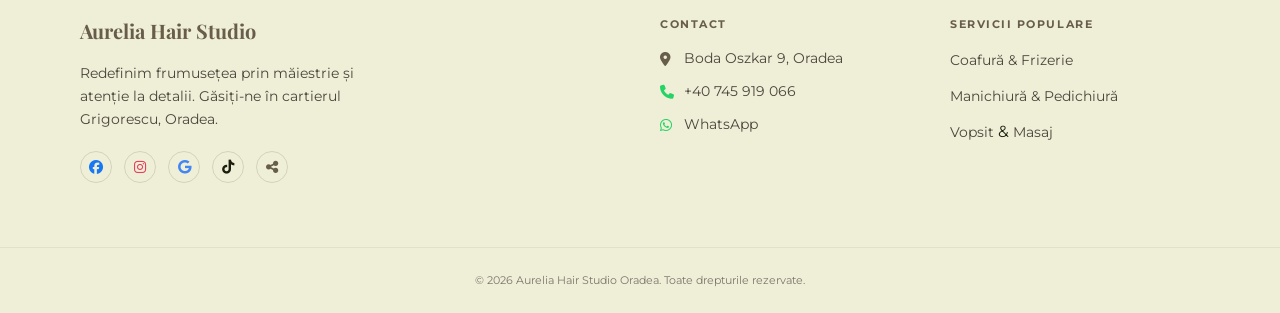
<file: Contact.html>
<!DOCTYPE html>
<html class="light" lang="ro">
<head>
<meta charset="utf-8"/>
<meta content="width=device-width, initial-scale=1.0" name="viewport"/>
<title>Contact – Aurelia Hair Studio Oradea</title>
<meta name="description" content="Contactează Aurelia Hair Studio Oradea. Boda Oszkar 9, Cartierul Grigorescu. Telefon, WhatsApp, formular de contact și hartă."/>
<script src="js/tailwind.min.js"></script>
<link href="css/fonts.css" rel="stylesheet"/>
<link href="css/material-symbols.css" rel="stylesheet"/>
<link rel="stylesheet" href="css/fontawesome.min.css"/>
<script type="application/ld+json">
{
  "@context": "https://schema.org",
  "@type": "HairSalon",
  "@id": "https://AureliaHairStudio.ro",
  "name": "Aurelia Hair Studio",
  "description": "Coafură, manichiură, masaj și tratamente de lux în Oradea.",
  "image": "https://AureliaHairStudio.ro/images/Logo1.jpg",
  "url": "https://AureliaHairStudio.ro",
  "telephone": "+40-745-919-066",
  "email": "contact@aureliahairstudio.ro",
  "address": {
    "@type": "PostalAddress",
    "streetAddress": "Boda Oszkar 9",
    "addressLocality": "Oradea",
    "addressRegion": "Bihor",
    "postalCode": "410047",
    "addressCountry": "RO"
  },
  "geo": {
    "@type": "GeoCoordinates",
    "latitude": 47.0261015,
    "longitude": 21.9328077
  },
  "openingHoursSpecification": [
    {
      "@type": "OpeningHoursSpecification",
      "dayOfWeek": ["Monday", "Tuesday", "Wednesday", "Thursday", "Friday"],
      "opens": "10:00",
      "closes": "20:00"
    },
    {
      "@type": "OpeningHoursSpecification",
      "dayOfWeek": "Saturday",
      "opens": "10:00",
      "closes": "16:00"
    },
    {
      "@type": "OpeningHoursSpecification",
      "dayOfWeek": "Sunday",
      "opens": "13:00",
      "closes": "17:00"
    }
  ],
  "priceRange": "$$",
  "areaServed": {
    "@type": "City",
    "name": "Oradea"
  },
  "sameAs": [
    "https://www.facebook.com/profile.php?id=61572801821095",
    "https://www.instagram.com/aureliamoga749",
    "https://www.tiktok.com/@aurelia.moga46"
  ],
  "hasOfferCatalog": {
    "@type": "OfferCatalog",
    "name": "Servicii Aurelia Hair Studio",
    "itemListElement": [
      {
        "@type": "Offer",
        "itemOffered": {
          "@type": "Service",
          "name": "Coafură & Frizerie",
          "description": "Tuns, aranjat din perie, coafat ocazii, împletituri"
        }
      },
      {
        "@type": "Offer",
        "itemOffered": {
          "@type": "Service",
          "name": "Vopsit",
          "description": "Vopsit, balayage, airtouch, suvițat, nuanțare"
        }
      },
      {
        "@type": "Offer",
        "itemOffered": {
          "@type": "Service",
          "name": "Masaj",
          "description": "Masaj relaxare, masaj terapeutic, tratamente faciale"
        }
      },
      {
        "@type": "Offer",
        "itemOffered": {
          "@type": "Service",
          "name": "Manichiură & Pedichiură",
          "description": "Manichiură simplă, semi-permanentă, gel"
        }
      }
    ]
  },
  "aggregateRating": {
    "@type": "AggregateRating",
    "ratingValue": "4.9",
    "bestRating": "5",
    "ratingCount": "500"
  }
}
</script>
<script id="tailwind-config">
  tailwind.config={darkMode:"class",theme:{extend:{colors:{"gold":"#D4AF37","background":"#fbfbe2","surface-container":"#efefd7","surface-container-low":"#f5f5dc","surface":"#fbfbe2","primary":"#685d4a","on-primary":"#ffffff","primary-container":"#f7e7ce","on-primary-container":"#726753","on-surface":"#1b1d0e","on-surface-variant":"#4b463d","primary-fixed":"#f0e0c8","outline":"#7d766c","secondary":"#7b5455","secondary-container":"#fecbcb"},spacing:{"section-gap":"120px","margin-desktop":"80px","margin-mobile":"20px"}}}}
</script>
<style>
  :root{--gold:#D4AF37;--primary:#685d4a;}
  *{box-sizing:border-box;}
  html{scroll-behavior:smooth;}
  body{font-family:'Montserrat',sans-serif;background:#fbfbe2;color:#1b1d0e;overflow-x:hidden;}

  .nav-link{font-family:'Montserrat',sans-serif;font-size:11px;font-weight:600;letter-spacing:0.12em;text-transform:uppercase;color:#4b463d;transition:color 0.3s;position:relative;padding-bottom:2px;}
  .nav-link::after{content:'';position:absolute;bottom:0;left:0;width:100%;height:1px;background:var(--gold);transform:scaleX(0);transform-origin:left;transition:transform 0.3s;}
  .nav-link:hover::after,.nav-link.active::after{transform:scaleX(1);}
  .nav-link:hover,.nav-link.active{color:var(--primary);}
  .nav-link.active{font-weight:700;}
  #site-header:not(.scrolled) .nav-link,
  #site-header:not(.scrolled) .nav-link.active{color:#fff;}
  #site-header:not(.scrolled) .nav-link::after{background:#fff;}
  #site-header:not(.scrolled) .nav-link:hover{color:rgba(255,255,255,0.75);}
  .brand-label{color:var(--primary);}
  #site-header:not(.scrolled) .brand-label{color:#fff;}

  .gold-line{height:1px;background:linear-gradient(90deg,transparent,var(--gold),transparent);opacity:0.35;}
  .eyebrow{font-family:'Montserrat',sans-serif;font-size:11px;font-weight:600;letter-spacing:0.18em;text-transform:uppercase;color:var(--gold);display:block;margin-bottom:0.75rem;}

  /* MOBILE MENU */
  #mobile-menu{position:fixed;inset:0;background:rgba(251,251,226,0.97);backdrop-filter:blur(20px);z-index:200;display:flex;flex-direction:column;align-items:center;justify-content:center;gap:2rem;transform:translateX(100%);transition:transform 0.4s cubic-bezier(.77,0,.18,1);}
  #mobile-menu.open{transform:translateX(0);}
  .mobile-nav-link{font-family:'Playfair Display',serif;font-size:2rem;font-weight:600;color:var(--primary);transition:opacity 0.2s;}
  .mobile-nav-link:hover{opacity:0.7;}

  /* BTN */
  .btn-primary{display:inline-flex;align-items:center;gap:0.5rem;background:var(--primary);color:#fff;font-family:'Montserrat',sans-serif;font-size:11px;font-weight:600;letter-spacing:0.14em;text-transform:uppercase;padding:1rem 2.25rem;border-radius:9999px;transition:all 0.3s;box-shadow:0 8px 24px rgba(104,93,74,0.22);}
  .btn-primary:hover{background:#574e3d;transform:translateY(-2px);box-shadow:0 16px 40px rgba(104,93,74,0.32);}
  .btn-primary:active{transform:scale(0.97);}

  /* FORM – Quiet inputs */
  .quiet-input{
    border:none;
    border-bottom:1px solid rgba(212,175,55,0.35);
    background:transparent;
    border-radius:0;
    padding:12px 0;
    width:100%;
    font-family:'Montserrat',sans-serif;
    font-size:15px;
    color:#1b1d0e;
    transition:all 0.3s;
    outline:none;
  }
  .quiet-input::placeholder{color:#7d766c;}
  .quiet-input:focus{
    border-bottom:2px solid var(--primary);
    box-shadow:none;
  }
  textarea.quiet-input{resize:none;}

  /* INPUT GROUP label animation */
  .input-group{position:relative;padding-top:20px;}
  .input-group label{
    position:absolute;
    top:24px;left:0;
    font-family:'Montserrat',sans-serif;
    font-size:12px;font-weight:600;
    letter-spacing:0.1em;text-transform:uppercase;
    color:#7d766c;
    transition:all 0.3s;
    pointer-events:none;
  }
  .input-group input:not(:placeholder-shown) ~ label,
  .input-group input:focus ~ label,
  .input-group textarea:not(:placeholder-shown) ~ label,
  .input-group textarea:focus ~ label{
    top:0;font-size:10px;color:var(--primary);letter-spacing:0.14em;
  }

  /* INFO CARD */
  .info-card{
    display:flex;
    align-items:flex-start;
    gap:1rem;
    padding:1.25rem;
    border-radius:1rem;
    border:1px solid rgba(104,93,74,0.1);
    background:#fff;
    transition:transform 0.3s,box-shadow 0.3s;
  }
  .info-card:hover{transform:translateY(-3px);box-shadow:0 12px 32px rgba(104,93,74,0.09);}
  .info-icon{
    width:48px;height:48px;
    border-radius:50%;
    border:1px solid rgba(104,93,74,0.15);
    background:#f7e7ce;
    display:flex;align-items:center;justify-content:center;
    flex-shrink:0;
  }

  /* REVEAL */
  .reveal{opacity:0;transform:translateY(24px);transition:opacity 0.75s cubic-bezier(.2,0,.2,1),transform 0.75s cubic-bezier(.2,0,.2,1);}
  .reveal.visible{opacity:1;transform:translateY(0);}
  .reveal-left{opacity:0;transform:translateX(-28px);transition:opacity 0.8s cubic-bezier(.2,0,.2,1),transform 0.8s cubic-bezier(.2,0,.2,1);}
  .reveal-left.visible{opacity:1;transform:translateX(0);}
  .reveal-right{opacity:0;transform:translateX(28px);transition:opacity 0.8s cubic-bezier(.2,0,.2,1),transform 0.8s cubic-bezier(.2,0,.2,1);}
  .reveal-right.visible{opacity:1;transform:translateX(0);}
  .delay-100{transition-delay:0.1s;}.delay-200{transition-delay:0.2s;}.delay-300{transition-delay:0.3s;}

  footer a:hover{color:var(--primary);}

  /* MAP */
  .map-wrapper{
    border-radius:1.25rem;
    overflow:hidden;
    border:1px solid rgba(104,93,74,0.1);
    box-shadow:0 8px 32px rgba(104,93,74,0.1);
    position:relative;
  }

  /* TOASTS */
  #success-toast, #error-toast{
    position:fixed;
    bottom:24px;left:50%;
    transform:translateX(-50%) translateY(80px);
    color:#fff;
    font-family:'Montserrat',sans-serif;font-size:13px;font-weight:600;
    padding:14px 28px;border-radius:9999px;
    box-shadow:0 16px 40px rgba(104,93,74,0.35);
    z-index:999;
    transition:transform 0.4s cubic-bezier(.2,0,.2,1);
    pointer-events:none;
    white-space:nowrap;
  }
  #success-toast{background:#685d4a;}
  #error-toast{background:#c0392b;}
  #success-toast.show, #error-toast.show{transform:translateX(-50%) translateY(0);}
  .skip-link{position:absolute;top:-100%;left:50%;transform:translateX(-50%);background:var(--primary);color:#fff;padding:12px 24px;border-radius:0 0 8px 8px;font-family:'Montserrat',sans-serif;font-size:13px;font-weight:600;z-index:9999;text-decoration:none;transition:top 0.2s;}.skip-link:focus{top:0;}
</style>
</head>
<body>
<a href="#main-content" class="skip-link">Salt la conținut</a>

<!-- TOASTS -->
<div id="success-toast" role="status" aria-live="polite">✓ Redirecționare către WhatsApp...</div>
<div id="error-toast" role="alert" aria-live="assertive">✗ Completează Numele și Mesajul</div>

<!-- MOBILE MENU -->
<div id="mobile-menu" role="dialog" aria-label="Meniu principal">
  <button id="close-menu" class="absolute top-6 right-6 p-2 text-primary" aria-label="Închide meniu">
    <span class="material-symbols-outlined text-3xl">close</span>
  </button>
  <a class="mobile-nav-link" href="index.html">Acasă</a>
  <a class="mobile-nav-link" href="Servicii.html">Servicii</a>
  <a class="mobile-nav-link" href="Galerie.html">Galerie</a>
  <a class="mobile-nav-link" href="Testimoniale.html">Testimoniale</a>
  <a class="mobile-nav-link active" href="Contact.html">Contact</a>
  <a href="Rezervari.html" class="btn-primary mt-4">Rezervă acum</a>
</div>

<!-- HEADER -->
<header id="site-header" class="fixed top-0 left-0 right-0 z-50" style="background:rgba(251,251,226,0);transition:all 0.3s;">
  <div class="flex justify-between items-center max-w-[1280px] mx-auto px-6 md:px-margin-desktop h-20">
    <a href="index.html" class="flex flex-col items-center flex-shrink-0" style="margin-left:-44px;">
      <img src="images/Logo1.jpg" alt="Aurelia Hair Studio" class="h-10 w-10 rounded-full object-cover shadow-sm"/>
      <span class="brand-label" style="font-family:'Montserrat';font-size:9px;font-weight:700;letter-spacing:0.2em;text-transform:uppercase;">Aurelia Hair Studio</span>
    </a>
    <nav class="hidden md:flex items-center space-x-8">
      <a class="nav-link" href="index.html">Acasă</a>
      <a class="nav-link" href="Servicii.html">Servicii</a>
      <a class="nav-link" href="Galerie.html">Galerie</a>
      <a class="nav-link" href="Testimoniale.html">Testimoniale</a>
      <a class="nav-link active" href="Contact.html">Contact</a>
    </nav>
    <div class="hidden md:flex items-center gap-3">
      <a href="tel:+40745919066" class="p-2 hover:text-primary transition-colors" title="Sună-ne"><i class="fa-solid fa-phone" style="color:#25D366"></i></a>
      <a href="https://wa.me/40745919066" target="_blank" rel="noopener noreferrer" class="p-2 hover:text-primary transition-colors" title="WhatsApp"><i class="fa-brands fa-whatsapp" style="color:#25D366"></i></a>
      <a href="Rezervari.html" class="btn-primary">Rezervă acum</a>
    </div>
    <button id="open-menu" class="md:hidden p-2 text-primary" aria-label="Deschide meniu">
      <span class="material-symbols-outlined text-2xl">menu</span>
    </button>
  </div>
</header>

<main id="main-content">

<!-- HERO -->
<section class="relative h-[420px] md:h-[500px] flex items-center justify-center overflow-hidden">
  <img src="images/Scaune.jpg" alt="Salon Aurelia Hair Studio – Contact" class="absolute inset-0 w-full h-full object-cover" style="transform:scale(1.04);" loading="eager"/>
  <div style="position:absolute;inset:0;background:linear-gradient(to bottom,rgba(27,29,14,0.62) 0%,rgba(27,29,14,0.45) 100%);"></div>
  <div class="relative z-10 text-center px-6">
    <span style="font-family:'Montserrat';font-size:11px;font-weight:600;letter-spacing:0.22em;text-transform:uppercase;color:rgba(212,175,55,0.9);display:block;margin-bottom:1rem;">Suntem aici pentru voi</span>
    <h1 style="font-family:'Playfair Display',serif;font-size:clamp(36px,5vw,62px);font-weight:700;color:#fff;line-height:1.05;letter-spacing:-0.02em;margin-bottom:1rem;">Contactați-ne</h1>
    <div style="height:1px;width:80px;background:linear-gradient(90deg,transparent,rgba(212,175,55,0.7),transparent);margin:0 auto 1.25rem;"></div>
    <p style="font-family:'Montserrat',sans-serif;font-size:17px;color:rgba(255,255,255,0.8);max-width:480px;margin:0 auto;line-height:1.6;">Suntem aici să vă oferim o experiență de frumusețe personalizată și rafinată.</p>
  </div>
</section>

<!-- MAIN CONTACT SECTION -->
<section class="py-16">
  <div class="max-w-[1280px] mx-auto px-6 md:px-margin-desktop">
    <div class="grid grid-cols-1 lg:grid-cols-2 gap-12 lg:gap-16 items-start">

      <!-- CONTACT FORM -->
      <div class="reveal-left">
        <h2 style="font-family:'Playfair Display',serif;font-size:clamp(26px,3vw,38px);font-weight:700;color:#1b1d0e;margin-bottom:1.5rem;">Scrieți-ne</h2>

        <form id="contact-form" class="space-y-5" novalidate>

          <div class="input-group">
            <input class="quiet-input" id="cf-name" type="text" placeholder=" " autocomplete="name" required/>
            <label for="cf-name">Nume Complet</label>
          </div>

          <div class="input-group">
            <textarea class="quiet-input" id="cf-message" rows="3" placeholder=" " required></textarea>
            <label for="cf-message">Mesajul Dumneavoastră</label>
          </div>

          <button id="submit-btn" class="btn-primary w-full md:w-auto" type="submit" style="justify-content:center;">
            <span id="submit-text">Trimite Mesajul</span>
            <span id="submit-icon" class="material-symbols-outlined" style="font-size:16px;">send</span>
          </button>
        </form>
      </div>

      <!-- INFO SIDE -->
      <div class="space-y-5 reveal-right">
        <div>
          <h2 style="font-family:'Playfair Display',serif;font-size:clamp(26px,3vw,38px);font-weight:700;color:#1b1d0e;margin-bottom:1.5rem;">Informații de contact</h2>
        </div>

        <!-- Telefon + WhatsApp -->
        <div class="info-card">
          <div class="info-icon">
            <i class="fa-solid fa-phone" style="color:#25D366;font-size:18px;"></i>
          </div>
          <div style="display:grid;grid-template-columns:1fr 1fr;gap:0.5rem;width:100%;">
            <div>
              <span style="font-family:'Montserrat';font-size:10px;font-weight:700;letter-spacing:0.14em;text-transform:uppercase;color:var(--primary);display:block;margin-bottom:4px;">Telefon</span>
              <a href="tel:+40745919066" style="font-family:'Montserrat',sans-serif;font-size:15px;color:#1b1d0e;font-weight:500;text-decoration:none;display:block;">+40 745 919 066</a>
            </div>
            <div>
              <span style="font-family:'Montserrat';font-size:10px;font-weight:700;letter-spacing:0.14em;text-transform:uppercase;color:var(--primary);display:block;margin-bottom:4px;"><i class="fa-brands fa-whatsapp" style="color:#25D366;margin-right:4px;font-size:12px;"></i>WhatsApp</span>
              <a href="https://wa.me/40745919066" target="_blank" rel="noopener noreferrer" style="font-family:'Montserrat',sans-serif;font-size:15px;color:#1b1d0e;font-weight:500;text-decoration:none;display:block;">Trimite un mesaj rapid</a>
              <p style="font-family:'Montserrat',sans-serif;font-size:12px;color:#7d766c;margin-top:2px;">Răspuns cât mai curând posibil</p>
            </div>
          </div>
        </div>

        <!-- Program + Adresă -->
        <div class="info-card">
          <div class="info-icon">
            <span class="material-symbols-outlined" style="color:var(--primary);font-size:22px;">schedule</span>
          </div>
          <div style="display:grid;grid-template-columns:1fr 1fr;gap:0.5rem;width:100%;">
            <div>
              <span style="font-family:'Montserrat';font-size:10px;font-weight:700;letter-spacing:0.14em;text-transform:uppercase;color:var(--primary);display:block;margin-bottom:6px;">Program</span>
              <div style="font-family:'Montserrat',sans-serif;font-size:13px;color:#4b463d;line-height:1.7;">
                <div class="flex justify-between" style="gap:1rem;"><span>Luni – Vineri</span><span style="font-weight:600;color:#1b1d0e;">10:00 – 20:00</span></div>
                <div class="flex justify-between" style="gap:1rem;"><span>Sâmbătă</span><span style="font-weight:600;color:#1b1d0e;">10:00 – 16:00</span></div>
                <div class="flex justify-between" style="gap:1rem;"><span>Duminică</span><span style="font-weight:600;color:#1b1d0e;">13:00 – 17:00</span></div>
              </div>
            </div>
            <div>
              <span style="font-family:'Montserrat';font-size:10px;font-weight:700;letter-spacing:0.14em;text-transform:uppercase;color:var(--primary);display:block;margin-bottom:4px;"><span class="material-symbols-outlined" style="font-size:14px;color:var(--primary);vertical-align:middle;margin-right:2px;">location_on</span>Adresă</span>
              <a href="https://maps.google.com/?q=Aurelia+Hair+Studio,+Boda+Oszkar+9,+Oradea" target="_blank" rel="noopener noreferrer" style="font-family:'Montserrat',sans-serif;font-size:15px;color:#1b1d0e;font-weight:500;text-decoration:none;display:block;">Boda Oszkar 9</a>
              <p style="font-family:'Montserrat',sans-serif;font-size:12px;color:#4b463d;margin-top:2px;">Cartierul Grigorescu, Oradea</p>
            </div>
          </div>
        </div>

        <!-- Social links -->
        <div>
          <span style="font-family:'Montserrat';font-size:10px;font-weight:700;letter-spacing:0.14em;text-transform:uppercase;color:var(--primary);display:block;margin-bottom:12px;">Urmărește-ne</span>
          <div class="flex gap-3">
            <a href="https://www.facebook.com/profile.php?id=61572801821095" target="_blank" rel="noopener noreferrer" class="w-11 h-11 rounded-full flex items-center justify-center transition-all hover:scale-110" style="border:1.5px solid rgba(104,93,74,0.18);background:#fff;">
              <i class="fa-brands fa-facebook" style="color:#1877F2;font-size:16px;"></i>
            </a>
            <a href="https://www.instagram.com/aureliamoga749?igsh=M29ramxvZG9yc3p6" target="_blank" rel="noopener noreferrer" class="w-11 h-11 rounded-full flex items-center justify-center transition-all hover:scale-110" style="border:1.5px solid rgba(104,93,74,0.18);background:#fff;">
              <i class="fa-brands fa-instagram" style="color:#E4405F;font-size:16px;"></i>
            </a>
            <a href="https://www.tiktok.com/@aurelia.moga46?_r=1&_t=ZN-96ePt0rUFc6" target="_blank" rel="noopener noreferrer" class="w-11 h-11 rounded-full flex items-center justify-center transition-all hover:scale-110" style="border:1.5px solid rgba(104,93,74,0.18);background:#fff;">
              <i class="fa-brands fa-tiktok" style="font-size:16px;"></i>
            </a>
          </div>
        </div>
      </div>
    </div>
  </div>
</section>

<!-- MAP SECTION -->
<section class="pb-12">
  <div class="max-w-[1280px] mx-auto px-6 md:px-margin-desktop">
    <div class="reveal">
      <a href="https://maps.google.com/?q=Aurelia+Hair+Studio,+Boda+Oszkar+9,+Oradea" target="_blank" rel="noopener noreferrer" class="block map-wrapper relative group" style="height:450px;">
        <!-- OpenStreetMap embed -->
        <iframe class="w-full h-full border-0 pointer-events-none" src="https://www.openstreetmap.org/export/embed.html?bbox=21.929,47.024,21.937,47.028&layer=mapnik&marker=47.0261015,21.9328077" loading="lazy" title="Harta Aurelia Hair Studio"></iframe>
        <!-- Glass panel -->
        <div style="position:absolute;bottom:24px;left:24px;background:rgba(251,251,226,0.7);backdrop-filter:blur(20px);-webkit-backdrop-filter:blur(20px);border-radius:12px;border:1px solid rgba(255,255,255,0.2);padding:20px 24px;">
          <div style="font-family:'Playfair Display',serif;font-size:20px;font-weight:700;color:var(--primary);margin-bottom:4px;">Ne vedem curând</div>
          <p style="font-family:'Montserrat',sans-serif;font-size:14px;color:#4b463d;opacity:0.7;">Boda Oszkar 9, Cartierul Grigorescu, Oradea</p>
        </div>
      </a>
    </div>
  </div>
</section>

</main>

<!-- FOOTER -->
<footer style="background:#efefd7;border-top:1px solid rgba(104,93,74,0.12);">
  <nav aria-label="Navigare footer" class="max-w-[1280px] mx-auto px-6 md:px-margin-desktop py-16">
    <div class="grid grid-cols-1 md:grid-cols-4 gap-10">
      <div class="md:col-span-2 space-y-4">
        <div style="font-family:'Playfair Display',serif;font-size:20px;font-weight:700;color:var(--primary);">Aurelia Hair Studio</div>
        <p style="font-family:'Montserrat',sans-serif;font-size:14px;line-height:1.65;color:#4b463d;max-width:300px;">Redefinim frumusețea prin măiestrie și atenție la detalii. Găsiți-ne în cartierul Grigorescu, Oradea.</p>
        <div class="flex gap-3 pt-1">
          <a href="https://www.facebook.com/profile.php?id=61572801821095" target="_blank" rel="noopener noreferrer" class="w-8 h-8 rounded-full flex items-center justify-center transition-all" style="border:1px solid rgba(104,93,74,0.2);"><i class="fa-brands fa-facebook text-sm" style="color:#1877F2"></i></a>
          <a href="https://www.instagram.com/aureliamoga749?igsh=M29ramxvZG9yc3p6" target="_blank" rel="noopener noreferrer" class="w-8 h-8 rounded-full flex items-center justify-center transition-all" style="border:1px solid rgba(104,93,74,0.2);"><i class="fa-brands fa-instagram text-sm" style="color:#E4405F"></i></a>
          <a href="https://www.google.com/maps/search/?api=1&query=Aurelia+Hair+Studio+Boda+Oszkar+9+Oradea" target="_blank" rel="noopener noreferrer" class="w-8 h-8 rounded-full flex items-center justify-center transition-all" style="border:1px solid rgba(104,93,74,0.2);"><i class="fa-brands fa-google text-sm" style="color:#4285F4"></i></a>
          <a href="https://www.tiktok.com/@aurelia.moga46?_r=1&_t=ZN-96ePt0rUFc6" target="_blank" rel="noopener noreferrer" class="w-8 h-8 rounded-full flex items-center justify-center transition-all" style="border:1px solid rgba(104,93,74,0.2);"><i class="fa-brands fa-tiktok text-sm"></i></a>
          <button onclick="sharePage()" class="w-8 h-8 rounded-full flex items-center justify-center transition-all cursor-pointer" style="border:1px solid rgba(104,93,74,0.2);" title="Compartir" aria-label="Compartir pagina"><i class="fa-solid fa-share-nodes text-sm" style="color:var(--primary)"></i></button>
        </div>
      </div>
      <div class="space-y-4">
        <h4 style="font-family:'Montserrat';font-size:11px;font-weight:700;letter-spacing:0.14em;text-transform:uppercase;color:var(--primary);">Contact</h4>
        <ul class="space-y-3">
          <li><a href="Contact.html" style="font-family:'Montserrat';font-size:14px;color:#4b463d;display:flex;align-items:center;gap:8px;"><i class="fa-solid fa-location-dot" style="color:var(--primary);width:16px;"></i> Boda Oszkar 9, Oradea</a></li>
          <li><a href="tel:+40745919066" style="font-family:'Montserrat';font-size:14px;color:#4b463d;display:flex;align-items:center;gap:8px;"><i class="fa-solid fa-phone" style="color:#25D366;width:16px;"></i> +40 745 919 066</a></li>
          <li><a href="https://wa.me/40745919066" target="_blank" rel="noopener noreferrer" style="font-family:'Montserrat';font-size:14px;color:#4b463d;display:flex;align-items:center;gap:8px;"><i class="fa-brands fa-whatsapp" style="color:#25D366;width:16px;"></i> WhatsApp</a></li>
        </ul>
      </div>
      <div class="space-y-4">
        <h4 style="font-family:'Montserrat';font-size:11px;font-weight:700;letter-spacing:0.14em;text-transform:uppercase;color:var(--primary);">Servicii Populare</h4>
        <ul class="space-y-3">
          <li><a href="Servicii.html#coafura" style="font-family:'Montserrat';font-size:14px;color:#4b463d;">Coafură &amp; Frizerie</a></li>
          <li><a href="Servicii.html#manichiura" style="font-family:'Montserrat';font-size:14px;color:#4b463d;">Manichiură &amp; Pedichiură</a></li>
          <li><a href="Servicii.html#vopsit" style="font-family:'Montserrat';font-size:14px;color:#4b463d;">Vopsit</a> &amp; <a href="Servicii.html#masaj" style="font-family:'Montserrat';font-size:14px;color:#4b463d;">Masaj</a></li>
        </ul>
      </div>
    </div>
  </nav>
  <div style="border-top:1px solid rgba(104,93,74,0.1);">
    <div class="max-w-[1280px] mx-auto px-6 md:px-margin-desktop py-6 text-center">
      <p style="font-family:'Montserrat';font-size:11px;color:#7d766c;">© <span id="copyright-year"></span> Aurelia Hair Studio Oradea. Toate drepturile rezervate.</p>
    </div>
  </div>
</footer>

<!-- FAB Mobile -->
<a href="Rezervari.html" class="fixed bottom-6 right-6 w-14 h-14 bg-primary text-white rounded-full flex items-center justify-center shadow-xl md:hidden z-40" style="box-shadow:0 8px 24px rgba(104,93,74,0.4);">
  <span class="material-symbols-outlined" style="font-variation-settings:'FILL' 1;">calendar_month</span>
</a>

<script>
  // HEADER
  const header = document.getElementById('site-header');
  window.addEventListener('scroll', () => {
    if (window.scrollY > 60) {
      header.classList.add('scrolled');
      header.style.background = 'rgba(251,251,226,0.96)';
      header.style.backdropFilter = 'blur(18px)';
      header.style.borderBottom = '1px solid rgba(104,93,74,0.12)';
      header.style.boxShadow = '0 4px 24px rgba(104,93,74,0.08)';
    } else {
      header.classList.remove('scrolled');
      header.style.background = '';
      header.style.backdropFilter = '';
      header.style.borderBottom = '';
      header.style.boxShadow = '';
    }
  }, { passive: true });

  // MOBILE MENU
  document.getElementById('open-menu').addEventListener('click', () => {
    document.getElementById('mobile-menu').classList.add('open');
    document.body.style.overflow = 'hidden';
  });
  document.getElementById('close-menu').addEventListener('click', () => {
    document.getElementById('mobile-menu').classList.remove('open');
    document.body.style.overflow = '';
  });

  // REVEAL
  const revealEls = document.querySelectorAll('.reveal, .reveal-left, .reveal-right');
  const observer = new IntersectionObserver(entries => {
    entries.forEach(e => { if (e.isIntersecting) e.target.classList.add('visible'); });
  }, { threshold: 0.08 });
  revealEls.forEach(el => observer.observe(el));

  // FORM SUBMIT – WhatsApp
  document.getElementById('contact-form').addEventListener('submit', function(e) {
    e.preventDefault();
    const btn = document.getElementById('submit-btn');
    const txt = document.getElementById('submit-text');
    const ico = document.getElementById('submit-icon');
    const successToast = document.getElementById('success-toast');
    const errorToast = document.getElementById('error-toast');

    const name = document.getElementById('cf-name').value.trim();
    const msg = document.getElementById('cf-message').value.trim();

    // Validation
    if (!name || !msg) {
      errorToast.classList.add('show');
      setTimeout(() => errorToast.classList.remove('show'), 3500);
      return;
    }

    // Check allowed hours: 08:00 - 21:00
    const now = new Date();
    const hour = now.getHours();
    if (hour < 8 || hour >= 21) {
      alert("Ne pare rău, primim mesaje doar între orele 08:00 și 21:00. Vă rugăm să reveniți în acest interval.");
      return; // Stop submission
    }

    // Build WhatsApp message
    const text = 'Salut! Sunt ' + name + '.\nMesaj: ' + msg + '\n_______________________________\nTrimis de pe site-ul Aurelia Hair Studio';
    const url = 'https://wa.me/40745919066?text=' + encodeURIComponent(text);

    // Loading
    btn.style.opacity = '0.7';
    btn.disabled = true;
    txt.textContent = 'Se trimite...';
    ico.textContent = 'progress_activity';
    ico.style.animation = 'spin 1s linear infinite';

    // Show success toast
    successToast.classList.add('show');

    // Open WhatsApp in new tab
    const win = window.open(url, '_blank');

    // Fallback for popup blocker
    if (!win || win.closed || typeof win.closed === 'undefined') {
      // Hide success, show fallback link
      successToast.classList.remove('show');
      btn.style.opacity = '1';
      btn.disabled = false;
      txt.textContent = 'Trimite Mesajul';
      ico.textContent = 'send';
      ico.style.animation = '';

      // Inline fallback
      const fallback = document.createElement('div');
      fallback.id = 'wa-fallback';
      fallback.style.cssText = 'position:fixed;bottom:80px;left:50%;transform:translateX(-50%);background:#fff;border:1px solid rgba(104,93,74,0.15);border-radius:12px;padding:16px 20px;box-shadow:0 16px 48px rgba(0,0,0,0.12);z-index:999;text-align:center;font-family:Montserrat,sans-serif;';
      fallback.innerHTML = '<p style="font-size:13px;color:#4b463d;margin-bottom:8px;">Nu s-a deschis automat?</p><a href="' + url + '" target="_blank" rel="noopener noreferrer" style="display:inline-block;background:#25D366;color:#fff;font-size:12px;font-weight:700;padding:10px 24px;border-radius:9999px;text-decoration:none;">Deschide WhatsApp</a>';
      document.body.appendChild(fallback);
      setTimeout(() => { const f = document.getElementById('wa-fallback'); if (f) f.remove(); }, 10000);
      return;
    }

    // Success – reset after delay
    setTimeout(() => {
      this.reset();
      btn.style.opacity = '1';
      btn.disabled = false;
      txt.textContent = 'Trimite Mesajul';
      ico.textContent = 'send';
      ico.style.animation = '';
      setTimeout(() => successToast.classList.remove('show'), 1500);
    }, 1000);
  });

  // Label float on input focus
  document.querySelectorAll('.quiet-input').forEach(input => {
    input.addEventListener('focus', () => {
      const label = input.parentElement.querySelector('label');
      if (label) {
        label.style.top = '0';
        label.style.fontSize = '10px';
        label.style.color = 'var(--primary)';
        label.style.letterSpacing = '0.14em';
      }
    });
    input.addEventListener('blur', () => {
      const label = input.parentElement.querySelector('label');
      if (label && !input.value) {
        label.style.top = '24px';
        label.style.fontSize = '12px';
        label.style.color = '#7d766c';
        label.style.letterSpacing = '0.1em';
      }
    });
  });

  document.getElementById('copyright-year').textContent = new Date().getFullYear();

  function sharePage() {
    if (navigator.share) {
      navigator.share({ title: 'Aurelia Hair Studio', url: window.location.href }).catch(function(){});
    } else {
      navigator.clipboard.writeText(window.location.href).then(function() {
        var t = document.createElement('div');
        t.textContent = 'Link copiat!';
        t.style.cssText = 'position:fixed;bottom:24px;left:50%;transform:translateX(-50%);background:var(--primary);color:#fff;padding:10px 24px;border-radius:8px;font-family:Montserrat,sans-serif;font-size:14px;z-index:9999;opacity:0;transition:opacity 0.3s';
        document.body.appendChild(t);
        requestAnimationFrame(function(){ t.style.opacity = '1'; });
        setTimeout(function(){ t.style.opacity = '0'; setTimeout(function(){ t.remove(); }, 300); }, 2000);
      });
    }
  }
</script>
<style>
  @keyframes spin { from { transform: rotate(0deg); } to { transform: rotate(360deg); } }
</style>
</body>
</html>
</file>
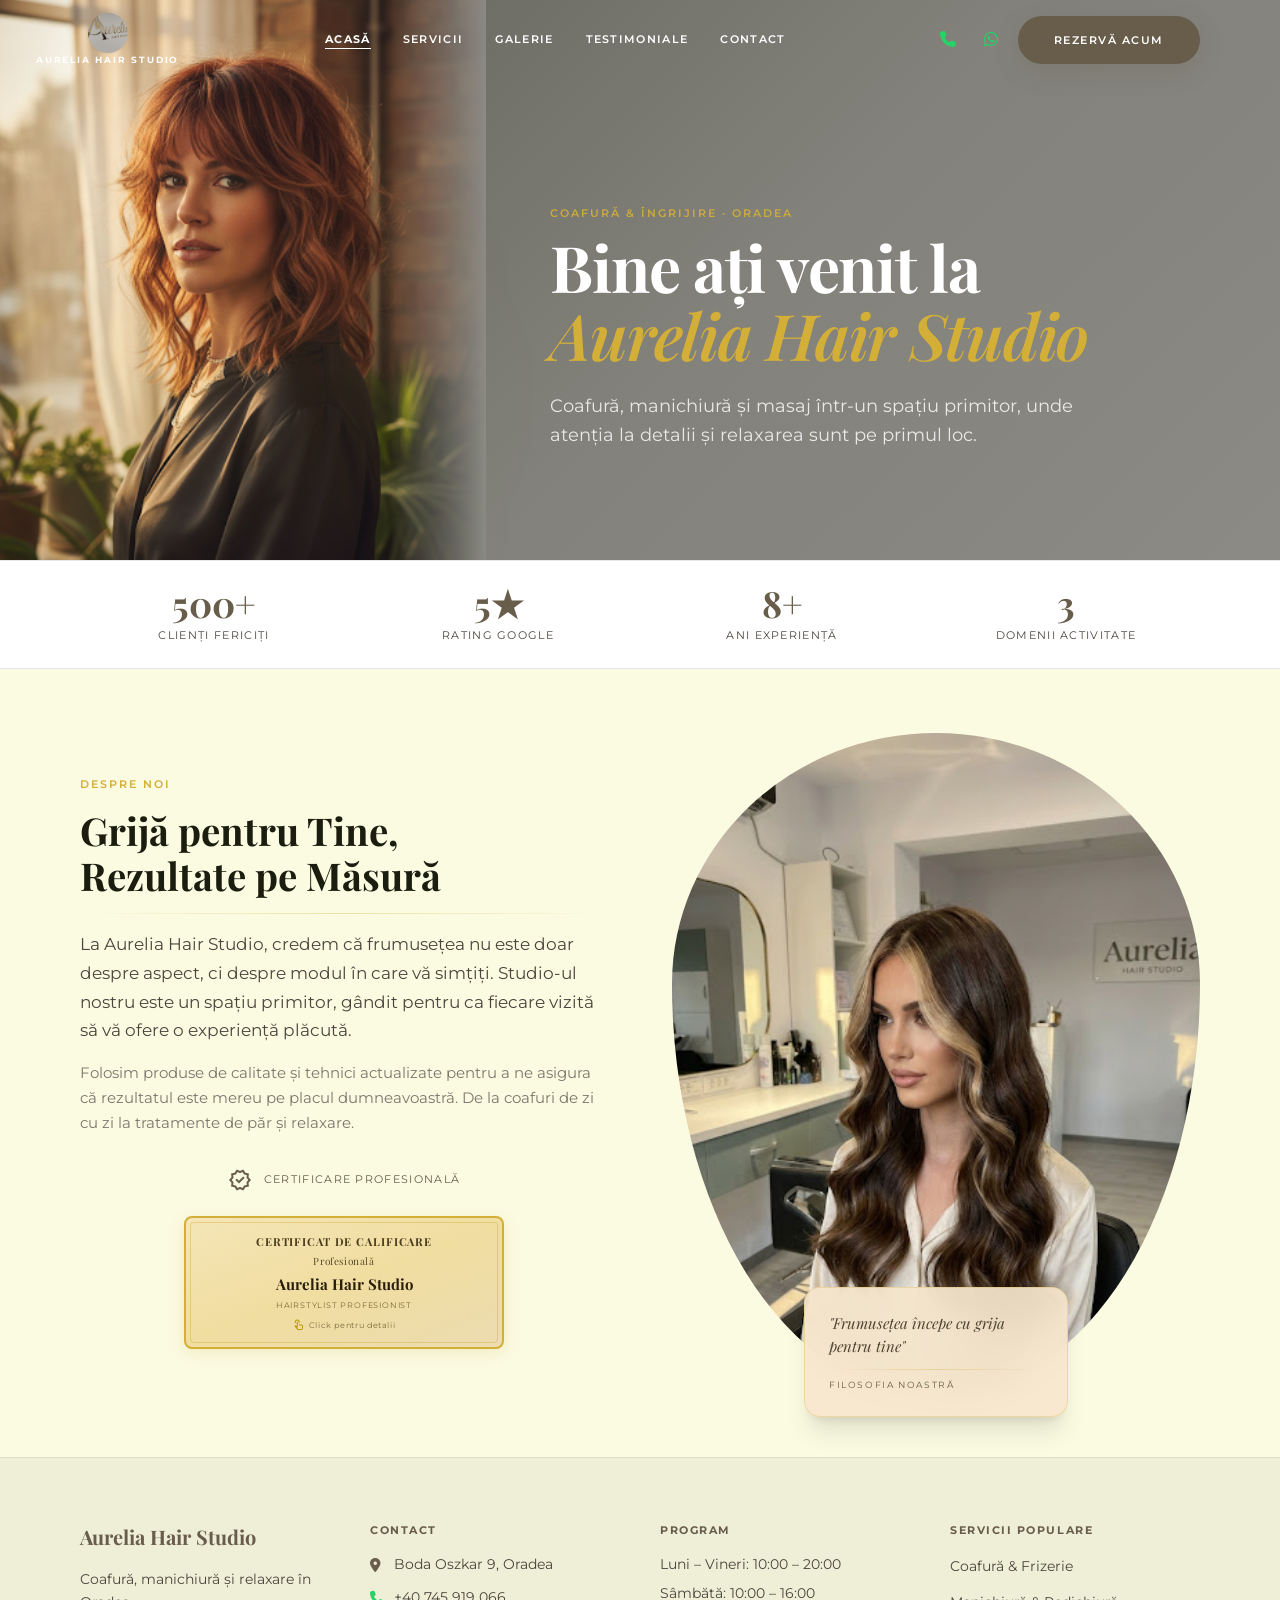
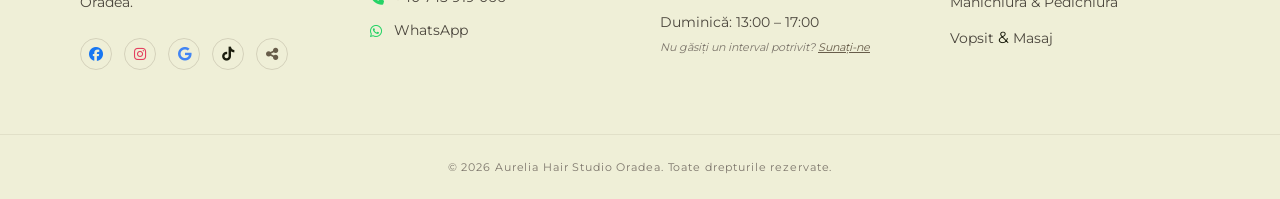
<file: index2.html>
<!DOCTYPE html>
<html class="light" lang="ro"><head><meta http-equiv="Content-Type" content="text/html; charset=UTF-8">

<meta content="width=device-width, initial-scale=1.0" name="viewport">
<title>Aurelia Hair Studio – Sanctuarul tău de frumusețe în Oradea</title>
<meta name="description" content="Aurelia Hair Studio – coafură, manichiură, masaj și tratamente de lux în Oradea. Rezervă o programare online sau pe WhatsApp.">
<script src="js/tailwind.min.js"></script>
<link href="css/fonts.css" rel="stylesheet">
<link href="css/material-symbols.css" rel="stylesheet">
<link rel="stylesheet" href="css/fontawesome.min.css">
<script type="application/ld+json">
{
  "@context": "https://schema.org",
  "@type": "HairSalon",
  "@id": "https://AureliaHairStudio.ro",
  "name": "Aurelia Hair Studio",
  "description": "Coafură, manichiură, masaj și tratamente de lux în Oradea.",
  "image": "https://AureliaHairStudio.ro/images/Logo1.jpg",
  "url": "https://AureliaHairStudio.ro",
  "telephone": "+40-745-919-066",
  "email": "contact@aureliahairstudio.ro",
  "address": {
    "@type": "PostalAddress",
    "streetAddress": "Boda Oszkar 9",
    "addressLocality": "Oradea",
    "addressRegion": "Bihor",
    "postalCode": "410047",
    "addressCountry": "RO"
  },
  "geo": {
    "@type": "GeoCoordinates",
    "latitude": 47.0261015,
    "longitude": 21.9328077
  },
  "openingHoursSpecification": [
    {
      "@type": "OpeningHoursSpecification",
      "dayOfWeek": ["Monday", "Tuesday", "Wednesday", "Thursday", "Friday"],
      "opens": "10:00",
      "closes": "20:00"
    },
    {
      "@type": "OpeningHoursSpecification",
      "dayOfWeek": "Saturday",
      "opens": "10:00",
      "closes": "16:00"
    },
    {
      "@type": "OpeningHoursSpecification",
      "dayOfWeek": "Sunday",
      "opens": "13:00",
      "closes": "17:00"
    }
  ],
  "priceRange": "$$",
  "areaServed": {
    "@type": "City",
    "name": "Oradea"
  },
  "sameAs": [
    "https://www.facebook.com/profile.php?id=61572801821095",
    "https://www.instagram.com/aureliamoga749",
    "https://www.tiktok.com/@aurelia.moga46"
  ],
  "hasOfferCatalog": {
    "@type": "OfferCatalog",
    "name": "Servicii Aurelia Hair Studio",
    "itemListElement": [
      {
        "@type": "Offer",
        "itemOffered": {
          "@type": "Service",
          "name": "Coafură & Frizerie",
          "description": "Tuns, aranjat din perie, coafat ocazii, împletituri"
        }
      },
      {
        "@type": "Offer",
        "itemOffered": {
          "@type": "Service",
          "name": "Vopsit",
          "description": "Vopsit, balayage, airtouch, suvițat, nuanțare"
        }
      },
      {
        "@type": "Offer",
        "itemOffered": {
          "@type": "Service",
          "name": "Masaj",
          "description": "Masaj relaxare, masaj terapeutic, tratamente faciale"
        }
      },
      {
        "@type": "Offer",
        "itemOffered": {
          "@type": "Service",
          "name": "Manichiură & Pedichiură",
          "description": "Manichiură simplă, semi-permanentă, gel"
        }
      }
    ]
  },
  "aggregateRating": {
    "@type": "AggregateRating",
    "ratingValue": "4.9",
    "bestRating": "5",
    "ratingCount": "500"
  }
}
</script>
<script id="tailwind-config">
  tailwind.config = {
    darkMode: "class",
    theme: {
      extend: {
        colors: {
          "gold": "#D4AF37",
          "champagne": "#F7E7CE",
          "surface-tint": "#685d4a",
          "background": "#fbfbe2",
          "surface-container": "#efefd7",
          "surface-container-high": "#eaead1",
          "surface-bright": "#fbfbe2",
          "surface-variant": "#e4e4cc",
          "surface": "#fbfbe2",
          "inverse-primary": "#d3c5ad",
          "primary-fixed-dim": "#d3c5ad",
          "surface-container-lowest": "#ffffff",
          "on-primary-container": "#726753",
          "surface-dim": "#dbdcc3",
          "outline": "#7d766c",
          "inverse-surface": "#303221",
          "surface-container-highest": "#e4e4cc",
          "surface-container-low": "#f5f5dc",
          "outline-variant": "#cec5ba",
          "on-surface-variant": "#4b463d",
          "on-surface": "#1b1d0e",
          "secondary-container": "#fecbcb",
          "primary": "#685d4a",
          "primary-fixed": "#f0e0c8",
          "secondary": "#7b5455",
          "on-background": "#1b1d0e",
          "on-primary": "#ffffff",
          "primary-container": "#f7e7ce"
        },
        borderRadius: {
          "DEFAULT": "0.25rem",
          "lg": "0.5rem",
          "xl": "0.75rem",
          "2xl": "1rem",
          "3xl": "1.5rem",
          "full": "9999px"
        },
        spacing: {
          "section-gap": "120px",
          "gutter": "24px",
          "margin-mobile": "20px",
          "margin-desktop": "80px",
          "base": "8px"
        },
        fontFamily: {
          "serif": ["Playfair Display", "Georgia", "serif"],
          "sans": ["Montserrat", "system-ui", "sans-serif"],
          "display-lg": ["Playfair Display"],
          "headline-lg": ["Playfair Display"],
          "headline-md": ["Playfair Display"],
          "body-lg": ["Montserrat"],
          "body-md": ["Montserrat"],
          "label-sm": ["Montserrat"]
        },
        fontSize: {
          "display-lg": ["clamp(38px,5vw,64px)", { lineHeight: "1.05", letterSpacing: "-0.02em", fontWeight: "700" }],
          "headline-lg": ["32px", { lineHeight: "1.2", fontWeight: "600" }],
          "headline-md": ["24px", { lineHeight: "1.3", fontWeight: "500" }],
          "body-lg": ["18px", { lineHeight: "1.6", fontWeight: "400" }],
          "body-md": ["16px", { lineHeight: "1.5", fontWeight: "400" }],
          "label-sm": ["11px", { lineHeight: "1.0", letterSpacing: "0.12em", fontWeight: "600" }]
        }
      }
    }
  }
</script>
<style>
  :root {
    --gold: #D4AF37;
    --primary: #685d4a;
    --champagne: #F7E7CE;
  }

  * { box-sizing: border-box; }

  html { scroll-behavior: smooth; }

  body {
    font-family: 'Montserrat', sans-serif;
    background: #fbfbe2;
    color: #1b1d0e;
    overflow-x: hidden;
  }

  /* ─── NAV ─── */
  .nav-link {
    font-family: 'Montserrat', sans-serif;
    font-size: 11px;
    font-weight: 600;
    letter-spacing: 0.12em;
    text-transform: uppercase;
    color: #4b463d;
    transition: color 0.3s;
    position: relative;
    padding-bottom: 2px;
  }
  .nav-link::after {
    content: '';
    position: absolute;
    bottom: 0; left: 0;
    width: 100%; height: 1px;
    background: var(--gold);
    transform: scaleX(0);
    transform-origin: left;
    transition: transform 0.3s ease;
  }
  .nav-link:hover::after, .nav-link.active::after { transform: scaleX(1); }
  .nav-link:hover { color: var(--primary); }
  .nav-link.active { color: var(--primary); font-weight: 700; }
  #site-header:not(.scrolled) .nav-link,
  #site-header:not(.scrolled) .nav-link.active { color: #fff; }
  #site-header:not(.scrolled) .nav-link::after { background: #fff; }
  #site-header:not(.scrolled) .nav-link:hover { color: rgba(255,255,255,0.75); }
  .brand-label { color: var(--primary); }
  #site-header:not(.scrolled) .brand-label { color: #fff; }

  /* ─── GOLD DIVIDER ─── */
  .gold-line {
    height: 1px;
    background: linear-gradient(90deg, transparent, var(--gold), transparent);
    opacity: 0.35;
  }

  /* ─── GLASS CARD ─── */
  .glass {
    background: rgba(251,251,226,0.18);
    backdrop-filter: blur(18px);
    -webkit-backdrop-filter: blur(18px);
    border: 1px solid rgba(255,255,255,0.22);
  }

  /* ─── SERVICE CARD ─── */
  .service-card {
    background: #ffffff;
    border: 1px solid rgba(104,93,74,0.08);
    border-radius: 1rem;
    padding: 2.5rem;
    display: flex;
    flex-direction: column;
    align-items: center;
    text-align: center;
    transition: transform 0.45s cubic-bezier(.2,0,.2,1), box-shadow 0.45s cubic-bezier(.2,0,.2,1);
    position: relative;
    overflow: hidden;
  }
  .service-card::before {
    content: '';
    position: absolute;
    inset: 0;
    background: radial-gradient(ellipse at top, rgba(212,175,55,0.06), transparent 70%);
    opacity: 0;
    transition: opacity 0.5s;
    pointer-events: none;
  }
  .service-card:hover {
    transform: translateY(-6px);
    box-shadow: 0 32px 64px rgba(104,93,74,0.12), 0 0 0 1px rgba(212,175,55,0.15);
  }
  .service-card:hover::before { opacity: 1; }

  .service-icon-ring {
    width: 72px; height: 72px;
    border-radius: 50%;
    background: #f7e7ce;
    display: flex; align-items: center; justify-content: center;
    margin-bottom: 1.5rem;
    transition: transform 0.5s cubic-bezier(.2,0,.2,1);
  }
  .service-card:hover .service-icon-ring { transform: scale(1.15) rotate(6deg); }

  /* ─── GALLERY GRID ─── */
  .gallery-item {
    overflow: hidden;
    border-radius: 0.75rem;
    position: relative;
    cursor: pointer;
  }
  .gallery-item img {
    width: 100%;
    height: 100%;
    object-fit: cover;
    transition: transform 0.7s cubic-bezier(.2,0,.2,1);
  }
  .gallery-item:hover img { transform: scale(1.08); }
  .gallery-overlay {
    position: absolute;
    inset: 0;
    background: linear-gradient(to top, rgba(48,50,33,0.6) 0%, transparent 60%);
    opacity: 0;
    transition: opacity 0.4s;
    display: flex;
    align-items: flex-end;
    padding: 1.25rem;
  }
  .gallery-item:hover .gallery-overlay { opacity: 1; }

  /* ─── TESTIMONIAL CARD ─── */
  .testimonial-card {
    background: #ffffff;
    border: 1px solid rgba(104,93,74,0.08);
    border-radius: 1rem;
    padding: 1.75rem;
    transition: transform 0.35s ease, box-shadow 0.35s ease;
  }
  .testimonial-card:hover {
    transform: translateY(-4px);
    box-shadow: 0 20px 40px rgba(104,93,74,0.09);
  }

  /* ─── DOTTED LEADER ─── */
  .dotted-leader {
    flex-grow: 1;
    border-bottom: 1px dotted rgba(212,175,55,0.5);
    margin: 0 8px 4px;
  }

  /* ─── BUTTONS ─── */
  .btn-primary {
    display: inline-flex;
    align-items: center;
    gap: 0.5rem;
    background: var(--primary);
    color: #fff;
    font-family: 'Montserrat', sans-serif;
    font-size: 11px;
    font-weight: 600;
    letter-spacing: 0.14em;
    text-transform: uppercase;
    padding: 1rem 2.25rem;
    border-radius: 9999px;
    transition: all 0.3s ease;
    box-shadow: 0 8px 24px rgba(104,93,74,0.22);
  }
  .btn-primary:hover {
    background: #574e3d;
    transform: translateY(-2px);
    box-shadow: 0 16px 40px rgba(104,93,74,0.32);
  }
  .btn-primary:active { transform: translateY(0) scale(0.97); }

  .btn-secondary {
    display: inline-flex;
    align-items: center;
    gap: 0.5rem;
    border: 1.5px solid rgba(104,93,74,0.5);
    color: #fff;
    font-family: 'Montserrat', sans-serif;
    font-size: 11px;
    font-weight: 600;
    letter-spacing: 0.14em;
    text-transform: uppercase;
    padding: 1rem 2.25rem;
    border-radius: 9999px;
    transition: all 0.3s ease;
  }
  .btn-secondary:hover {
    background: rgba(255,255,255,0.12);
    border-color: rgba(255,255,255,0.6);
  }

  /* ─── STATS BAND ─── */
  .stat-number {
    font-family: 'Playfair Display', serif;
    font-size: 2.25rem;
    font-weight: 700;
    color: var(--primary);
    line-height: 1;
  }

  /* ─── MOBILE MENU ─── */
  #mobile-menu {
    position: fixed;
    inset: 0;
    background: rgba(251,251,226,0.97);
    backdrop-filter: blur(20px);
    z-index: 200;
    display: flex;
    flex-direction: column;
    align-items: center;
    justify-content: center;
    gap: 2rem;
    transform: translateX(100%);
    transition: transform 0.4s cubic-bezier(.77,0,.18,1);
  }
  #mobile-menu.open { transform: translateX(0); }
  .mobile-nav-link {
    font-family: 'Playfair Display', serif;
    font-size: 2rem;
    font-weight: 600;
    color: var(--primary);
    transition: opacity 0.2s;
  }
  .mobile-nav-link:hover { opacity: 0.7; }

  /* ─── SCROLL REVEAL ─── */
  .reveal {
    opacity: 0;
    transform: translateY(28px);
    transition: opacity 0.75s cubic-bezier(.2,0,.2,1), transform 0.75s cubic-bezier(.2,0,.2,1);
  }
  .reveal.visible {
    opacity: 1;
    transform: translateY(0);
  }
  .reveal-left {
    opacity: 0;
    transform: translateX(-32px);
    transition: opacity 0.8s cubic-bezier(.2,0,.2,1), transform 0.8s cubic-bezier(.2,0,.2,1);
  }
  .reveal-left.visible { opacity: 1; transform: translateX(0); }
  .reveal-right {
    opacity: 0;
    transform: translateX(32px);
    transition: opacity 0.8s cubic-bezier(.2,0,.2,1), transform 0.8s cubic-bezier(.2,0,.2,1);
  }
  .reveal-right.visible { opacity: 1; transform: translateX(0); }

  /* Stagger delay helpers */
  .delay-100 { transition-delay: 0.1s; }
  .delay-200 { transition-delay: 0.2s; }
  .delay-300 { transition-delay: 0.3s; }
  .delay-400 { transition-delay: 0.4s; }
  .delay-500 { transition-delay: 0.5s; }

  /* ─── ABOUT ARCH IMAGE ─── */
  .arch-frame {
    border-radius: 50% 50% 48% 48% / 40% 40% 60% 60%;
    overflow: hidden;
  }

  /* ─── SECTION LABELS ─── */
  .eyebrow {
    font-family: 'Montserrat', sans-serif;
    font-size: 11px;
    font-weight: 600;
    letter-spacing: 0.18em;
    text-transform: uppercase;
    color: var(--gold);
    display: block;
    margin-bottom: 0.75rem;
  }

  /* ─── FOOTER ─── */
  footer a:hover { color: var(--primary); }

  /* ─── STAR ─── */
  .star { color: var(--gold); }

  /* ─── SKIP LINK ─── */
  .skip-link{position:absolute;top:-100%;left:16px;background:var(--primary);color:#fff;padding:0.75rem 1.5rem;border-radius:0 0 8px 8px;z-index:10000;font-family:'Montserrat',sans-serif;font-size:13px;font-weight:600;text-decoration:none;transition:top 0.2s;}
  .skip-link:focus{top:0;}

  /* ─── REDUCED MOTION ─── */
  @media (prefers-reduced-motion:reduce){*,*::before,*::after{animation-duration:0.01ms!important;animation-iteration-count:1!important;transition-duration:0.01ms!important;scroll-behavior:auto!important;}}

  /* ─── FOCUS VISIBLE ─── */
  a:focus-visible,button:focus-visible{outline:2px solid var(--gold);outline-offset:2px;}

  /* ─── DIPLOMA LIGHTBOX ─── */
  #diploma-lightbox{position:fixed;inset:0;z-index:9999;background:rgba(10,10,8,0.88);backdrop-filter:blur(12px);display:flex;align-items:center;justify-content:center;opacity:0;pointer-events:none;transition:opacity 0.4s;}
  #diploma-lightbox.show{opacity:1;pointer-events:all;}
  #diploma-lightbox-close{position:absolute;top:20px;right:20px;background:rgba(255,255,255,0.12);border:1px solid rgba(255,255,255,0.2);border-radius:50%;width:44px;height:44px;display:flex;align-items:center;justify-content:center;cursor:pointer;transition:background 0.2s;z-index:10;color:#fff;font-size:24px;}
  #diploma-lightbox-close:hover{background:rgba(255,255,255,0.25);}

  .diploma-card{
    width:min(90vw,580px);
    background:linear-gradient(160deg,#f5e6b8 0%,#f0dda0 20%,#ecdcb0 40%,#f2e4b5 60%,#eedcb2 80%,#f5e6b8 100%);
    border:3px solid #b8960c;
    border-radius:4px;
    padding:6px;
    position:relative;
    box-shadow:0 32px 80px rgba(0,0,0,0.45),inset 0 0 60px rgba(184,150,12,0.08);
    transform:scale(0.92);transition:transform 0.4s cubic-bezier(.2,0,.2,1);
  }
  #diploma-lightbox.show .diploma-card{transform:scale(1);}

  .diploma-inner{
    border:1.5px solid #c9a82680;
    border-radius:2px;
    padding:clamp(1.5rem,4vw,2.5rem);
    position:relative;
    text-align:center;
  }

  .diploma-ministry{font-family:'Montserrat',sans-serif;font-size:9px;letter-spacing:0.08em;color:#5a4a2a;text-transform:uppercase;line-height:1.4;}
  .diploma-serie{font-family:'Montserrat',sans-serif;font-size:10px;color:#5a4a2a;margin:6px 0 12px;}
  .diploma-title{font-family:'Playfair Display',serif;font-size:clamp(22px,4vw,30px);font-weight:700;color:#3a2e14;letter-spacing:0.08em;margin-bottom:2px;}
  .diploma-subtitle{font-family:'Playfair Display',serif;font-size:clamp(12px,2.2vw,16px);font-weight:600;color:#4a3c1e;letter-spacing:0.06em;margin-bottom:16px;}
  .diploma-text{font-family:'Montserrat',sans-serif;font-size:clamp(11px,1.8vw,13px);line-height:1.8;color:#3a2e14;text-align:left;}
  .diploma-text strong{font-weight:700;color:#2a1e0a;}
  .diploma-footer{font-family:'Montserrat',sans-serif;font-size:clamp(10px,1.6vw,12px);line-height:1.7;color:#4a3c1e;text-align:left;margin-top:14px;}

  .diploma-signatures{display:grid;grid-template-columns:1fr 1fr 1fr;gap:8px;margin-top:16px;}
  .diploma-sig{text-align:center;}
  .diploma-sig-scribble{font-family:'Dancing Script','Playfair Display',serif;font-size:20px;font-style:italic;color:#2a1e0a;height:26px;display:flex;align-items:flex-end;justify-content:center;opacity:0.85;letter-spacing:-0.02em;}
  .diploma-sig-line{width:80%;height:1px;background:rgba(90,74,42,0.25);margin:2px auto 3px;}
  .diploma-sig-label{font-family:'Montserrat',sans-serif;font-size:8px;letter-spacing:0.1em;text-transform:uppercase;color:#7d6b3a;margin-top:2px;}
  .diploma-sig-name{font-family:'Playfair Display',serif;font-size:11px;font-style:italic;color:#3a2e14;}
  .diploma-sig{text-align:center;}

  .diploma-bottom{display:flex;align-items:flex-end;justify-content:space-between;margin-top:14px;gap:12px;}
  .diploma-seal{width:72px;height:72px;border-radius:50%;border:2px solid #b8960c;display:flex;align-items:center;justify-content:center;background:radial-gradient(circle,rgba(245,230,184,0.9),rgba(230,210,150,0.7));box-shadow:0 2px 8px rgba(0,0,0,0.15);flex-shrink:0;}
  .diploma-seal-text{font-family:'Montserrat',sans-serif;font-size:5.5px;font-weight:700;color:#5a4a2a;text-align:center;letter-spacing:0.03em;line-height:1.3;text-transform:uppercase;}
  .diploma-seal-star{font-size:9px;color:#b8960c;margin:1px 0;}

  .diploma-date{font-family:'Montserrat',sans-serif;font-size:clamp(9px,1.4vw,11px);color:#5a4a2a;text-align:left;margin-top:10px;}
</style>
</head>
<body style="overflow: auto;">

<a href="#main-content" class="skip-link">Salt la conținut</a>

<!-- ═══════════════════ MOBILE MENU ═══════════════════ -->
<div id="mobile-menu" role="dialog" aria-label="Meniu principal">
  <button id="close-menu" class="absolute top-6 right-6 p-2 text-primary" aria-label="Închide meniu">
    <span class="material-symbols-outlined text-3xl">close</span>
  </button>
  <a class="mobile-nav-link" href="index.html">Acasă</a>
  <a class="mobile-nav-link" href="Servicii.html">Servicii</a>
  <a class="mobile-nav-link" href="Galerie.html">Galerie</a>
  <a class="mobile-nav-link" href="Testimoniale.html">Testimoniale</a>
  <a class="mobile-nav-link" href="Contact.html">Contact</a>
  <a href="Rezervari.html" class="btn-primary mt-4" style="background:var(--primary)">Rezervă acum</a>
</div>

<!-- ═══════════════════ DIPLOMA LIGHTBOX ═══════════════════ -->
<div id="diploma-lightbox" role="dialog" aria-modal="true" onclick="closeDiplomaLightbox()">
  <button id="diploma-lightbox-close" aria-label="Închide" onclick="closeDiplomaLightbox()">
    <span class="material-symbols-outlined" style="font-size:22px;">close</span>
  </button>

  <div class="diploma-card" onclick="event.stopPropagation()">
    <div class="diploma-inner">

      <!-- Ministere + Stemă -->
      <div style="display:flex;justify-content:space-between;align-items:flex-start;margin-bottom:2px;">
        <div class="diploma-ministry" style="text-align:left;max-width:130px;">Ministerul Muncii și<br>Solidarității Sociale</div>
        <div style="text-align:center;flex-shrink:0;">
          <img src="images/Stema Romaniei.png" alt="Stema României" style="width:60px;height:auto;display:block;margin:0 auto 2px;">
          <div style="font-family:'Montserrat',sans-serif;font-size:10px;font-weight:700;letter-spacing:0.15em;color:#5a4a2a;">ROMÂNIA</div>
        </div>
        <div class="diploma-ministry" style="text-align:right;max-width:130px;">Ministerul Educației</div>
      </div>

      <!-- Serie -->
      <div class="diploma-serie">Serie <strong>N</strong> Nr. <strong>0012191</strong> <span style="float:right;">TS</span></div>

      <!-- Titlu -->
      <div class="diploma-title">CERTIFICAT</div>
      <div class="diploma-subtitle">DE CALIFICARE PROFESIONALĂ</div>

      <!-- Text principal -->
      <div class="diploma-text">
        <strong>Aurelia Hair Studio</strong> a participat în perioada <strong>13.10.2023 – 10.02.2024</strong> la programul de perfecționare în arta coafurii și a stylingului profesional, cu durata de <strong>720 de ore</strong>, organizat de <strong>S.C. Metropolitan Events S.R.L.</strong>, cu sediul în localitatea <strong>Sibiu</strong>, județul <strong>Sibiu</strong>, înmatriculat în Registrul național al furnizorilor de formare profesională a adulților cu nr. <strong>32/1094</strong> din <strong>06.10.2023</strong>, și a susținut cu succes proba de certificare în anul <strong>2024</strong>, luna <strong>martie</strong>, ziua <strong>7</strong>, obținând media <strong>10,00</strong> și calificarea de <strong>Hairstylist Profesionist</strong> cu certificare de specialitate.
      </div>

      <!-- Footer legal -->
      <div class="diploma-footer">
        Prezentul certificat se eliberează în conformitate cu prevederile Ordonanței Guvernului nr. 129/2000, republicată și este însoțit de suplimentul descriptiv al certificatului.
      </div>

      <img src="images/FirmaD.png" alt="Semnături și sigiliu" style="width:100%;height:auto;display:block;margin-top:14px;border-radius:2px;">

    </div>
  </div>
</div>

<!-- ═══════════════════ HEADER ═══════════════════ -->
<header id="site-header" class="fixed top-0 left-0 right-0 z-50" style="background:rgba(251,251,226,0);transition:all 0.3s;">
  <div class="flex justify-between items-center max-w-[1280px] mx-auto px-6 md:px-margin-desktop h-20">

    <!-- Logo -->
    <a href="index.html" class="flex flex-col items-center flex-shrink-0" style="margin-left:-44px;">
      <img src="images/Logo1.jpg" alt="Aurelia Hair Studio" class="h-10 w-10 rounded-full object-cover shadow-sm">
      <span class="brand-label" style="font-family:'Montserrat';font-size:9px;font-weight:700;letter-spacing:0.2em;text-transform:uppercase;">Aurelia Hair Studio</span>
    </a>

    <!-- Desktop Nav -->
    <nav class="hidden md:flex items-center space-x-8">
      <a class="nav-link active" href="index.html">Acasă</a>
      <a class="nav-link" href="Servicii.html">Servicii</a>
      <a class="nav-link" href="Galerie.html">Galerie</a>
      <a class="nav-link" href="Testimoniale.html">Testimoniale</a>
      <a class="nav-link" href="Contact.html">Contact</a>
    </nav>

    <!-- Desktop Actions -->
    <div class="hidden md:flex items-center gap-3">
      <a href="tel:+40745919066" class="p-2 text-on-surface-variant hover:text-primary transition-colors" title="Sună-ne">
        <i class="fa-solid fa-phone" style="color:#25D366"></i>
      </a>
      <a href="https://wa.me/40745919066" target="_blank" rel="noopener noreferrer" class="p-2 text-on-surface-variant hover:text-primary transition-colors" title="WhatsApp">
        <i class="fa-brands fa-whatsapp" style="color:#25D366"></i>
      </a>
      <a href="Rezervari.html" class="btn-primary">Rezervă acum</a>
    </div>

    <!-- Mobile hamburger -->
    <button id="open-menu" class="md:hidden p-2 text-primary" aria-label="Deschide meniu">
      <span class="material-symbols-outlined text-2xl">menu</span>
    </button>
  </div>
</header>

<main id="main-content">

<!-- ═══════════════════ HERO ═══════════════════ -->
<section class="relative h-[460px] md:h-[560px] flex items-center overflow-hidden">

  <!-- Background: salon gray -->
  <div class="absolute inset-0" style="background:#8B8A84;"></div>

  <!-- Roscata portrait – left 38% (hidden on mobile) -->
  <div class="absolute inset-y-0 left-0 w-[38%] overflow-hidden hidden md:block">
    <img src="images/aida_img005.jpg" alt="Aurelia Hair Studio – păr magnific" class="w-full h-full object-cover object-[70%_center]" loading="eager">
    <!-- Blend edge to gray background -->
    <div class="absolute inset-y-0 right-0 w-24" style="background:linear-gradient(to right, transparent, #8B8A84);"></div>
  </div>

  <!-- Subtle dark gradient for text zone – right side (hidden on mobile) -->
  <div class="absolute inset-y-0 right-0 w-[62%] hidden md:block" style="background:linear-gradient(135deg, rgba(27,29,14,0.25) 0%, rgba(27,29,14,0.08) 40%, transparent 100%);"></div>

  <!-- On mobile: full-width subtle dark gradient -->
  <div class="absolute inset-0 md:hidden" style="background:linear-gradient(to bottom, rgba(27,29,14,0.05) 0%, rgba(27,29,14,0.25) 100%);"></div>

  <!-- Floating accent blob -->
  <div class="absolute bottom-0 left-0 w-80 h-80 blur-[120px] -z-0 pointer-events-none" style="background:rgba(212,175,55,0.12); border-radius:50%;"></div>

  <div class="relative z-10 max-w-[1280px] mx-auto px-6 md:px-margin-desktop w-full pt-24">
    <div class="max-w-2xl md:ml-[42%]">
      <span class="eyebrow" style="color:rgba(212,175,55,0.9)">Coafură &amp; Îngrijire · Oradea</span>
      <h1 style="font-family:'Playfair Display',serif;font-size:clamp(38px,5vw,68px);font-weight:700;line-height:1.05;letter-spacing:-0.02em;color:#fff;margin-bottom:1.5rem;">
        Bine ați venit la<br><em style="color:#D4AF37;font-style:italic;">Aurelia Hair Studio</em>
      </h1>
      <p style="font-family:'Montserrat',sans-serif;font-size:18px;font-weight:400;line-height:1.65;color:rgba(255,255,255,0.82);max-width:540px;">
        Coafură, manichiură și masaj într-un spațiu primitor, unde atenția la detalii și relaxarea sunt pe primul loc.
      </p>
    </div>
  </div>

</section>

<!-- ═══════════════════ STATS BAND ═══════════════════ -->
<section class="bg-white border-y border-primary/8">
  <div class="max-w-[1280px] mx-auto px-6 md:px-margin-desktop py-6">
    <div class="grid grid-cols-2 md:grid-cols-4 gap-4 text-center">
      <div class="reveal">
        <div class="stat-number">500+</div>
        <div style="font-family:'Montserrat';font-size:11px;letter-spacing:0.12em;text-transform:uppercase;color:#4b463d;margin-top:6px;">Clienți Fericiți</div>
      </div>
      <div class="reveal delay-100">
        <div class="stat-number">5★</div>
        <div style="font-family:'Montserrat';font-size:11px;letter-spacing:0.12em;text-transform:uppercase;color:#4b463d;margin-top:6px;">Rating Google</div>
      </div>
      <div class="reveal delay-200">
        <div class="stat-number">8+</div>
        <div style="font-family:'Montserrat';font-size:11px;letter-spacing:0.12em;text-transform:uppercase;color:#4b463d;margin-top:6px;">Ani Experiență</div>
      </div>
      <div class="reveal delay-300">
        <div class="stat-number">3</div>
        <div style="font-family:'Montserrat';font-size:11px;letter-spacing:0.12em;text-transform:uppercase;color:#4b463d;margin-top:6px;">Domenii Activitate</div>
      </div>
    </div>
  </div>
</section>

<!-- ═══════════════════ ABOUT ═══════════════════ -->
<section class="py-16 bg-surface">
  <div class="max-w-[1280px] mx-auto px-6 md:px-margin-desktop grid grid-cols-1 md:grid-cols-2 gap-12 lg:gap-16 items-center">

    <!-- Text side -->
    <div class="space-y-4 reveal-left visible">
      <span class="eyebrow">Despre Noi</span>
      <h2 style="font-family:'Playfair Display',serif;font-size:clamp(28px,3vw,40px);font-weight:700;color:#1b1d0e;line-height:1.15;">Grijă pentru Tine,<br>Rezultate pe Măsură</h2>
      <div class="gold-line"></div>
      <p style="font-family:'Montserrat',sans-serif;font-size:17px;line-height:1.7;color:#4b463d;">
        La Aurelia Hair Studio, credem că frumusețea nu este doar despre aspect, ci despre modul în care vă simțiți. Studio-ul nostru este un spațiu primitor, gândit pentru ca fiecare vizită să vă ofere o experiență plăcută.
      </p>
      <p style="font-family:'Montserrat',sans-serif;font-size:15px;line-height:1.65;color:#7d766c;">
        Folosim produse de calitate și tehnici actualizate pentru a ne asigura că rezultatul este mereu pe placul dumneavoastră. De la coafuri de zi cu zi la tratamente de păr și relaxare.
      </p>
      <div style="display:flex;flex-direction:column;align-items:center;padding-top:1rem; width: 100%;">
        <div class="flex items-center gap-3">
          <span class="material-symbols-outlined text-primary" style="font-variation-settings:'FILL' 1;">verified</span>
          <span style="font-family:'Montserrat';font-size:11px;letter-spacing:0.12em;text-transform:uppercase;color:#685d4a;">Certificare Profesională</span>
        </div>
        <!-- Diploma — clickabil pentru lightbox -->
        <div role="button" tabindex="0" onclick="openDiplomaLightbox()" onkeydown="if(event.key==='Enter'||event.key===' '){event.preventDefault();openDiplomaLightbox();}" style="margin-top: 1.5rem; cursor: pointer; width: 100%; max-width: 320px; border: 2px solid var(--gold); border-radius: 8px; display: flex; flex-direction: column; align-items: center; justify-content: center; background: linear-gradient(160deg, rgb(245, 230, 184), rgb(240, 221, 160), rgb(236, 220, 176)); position: relative; padding: 16px; transition: transform 0.3s, box-shadow 0.3s; box-shadow: rgba(184, 150, 12, 0.15) 0px 4px 16px; transform: translateY(0px);" onmouseover="this.style.transform='translateY(-3px)';this.style.boxShadow='0 8px 28px rgba(184,150,12,0.25)'" onmouseout="this.style.transform='translateY(0)';this.style.boxShadow='0 4px 16px rgba(184,150,12,0.15)'">
          <div style="position:absolute; top:4px; left:4px; right:4px; bottom:4px; border:1px solid #c9a82660; border-radius:4px;"></div>
          <span style="font-family:'Playfair Display',serif; font-size:11px; font-weight:700; color:#4a3c1e; text-transform:uppercase; letter-spacing:0.08em; margin-bottom:4px;">Certificat de Calificare</span>
          <span style="font-family:'Playfair Display',serif; font-size:10px; color:#5a4a2a; letter-spacing:0.06em; margin-bottom:6px;">Profesională</span>
          <span style="font-family:'Playfair Display',serif; font-size:15px; font-weight:700; color:#2a1e0a; text-align:center; line-height:1.2;">Aurelia Hair Studio</span>
          <span style="font-family:'Montserrat',sans-serif; font-size:8px; color:#7d6b3a; margin-top:6px; letter-spacing:0.1em; text-transform:uppercase;">Hairstylist Profesionist</span>
          <div style="margin-top:8px;display:flex;align-items:center;gap:4px;">
            <span class="material-symbols-outlined" style="font-size:12px;color:#b8960c;">touch_app</span>
            <span style="font-family:'Montserrat',sans-serif;font-size:8px;color:#7d6b3a;letter-spacing:0.08em;">Click pentru detalii</span>
          </div>
        </div>
      </div>
    </div>

    <!-- Image side -->
    <div class="relative reveal-right visible">
      <!-- Main image -->
      <div style="border-radius:50% 50% 48% 48% / 38% 38% 62% 62%;overflow:hidden;aspect-ratio:4/5;position:relative;">
        <img src="images/RMorenaR.jpg" alt="Aurelia – Stilistă" class="w-full h-full object-cover object-top">
      </div>
      <!-- Floating philosophy card -->
      <div class="absolute -bottom-6 left-1/2 -translate-x-1/2 glass p-6 rounded-2xl shadow-xl max-w-xs" style="background:rgba(247,231,206,0.92);border:1px solid rgba(212,175,55,0.3);">
        <p style="font-family:'Playfair Display',serif;font-size:15px;font-style:italic;color:#4f4533;line-height:1.5;">"Frumusețea începe cu grija pentru tine"</p>
        <div class="gold-line mt-3"></div>
        <span style="font-family:'Montserrat';font-size:9px;letter-spacing:0.18em;text-transform:uppercase;color:#685d4a;display:block;margin-top:8px;">Filosofia Noastră</span>
      </div>
    </div>
  </div>
</section>

</main>

<!-- ═══════════════════ FOOTER ═══════════════════ -->
<footer style="background:#efefd7;border-top:1px solid rgba(104,93,74,0.12);">
  <nav aria-label="Navigare footer">
  <div class="max-w-[1280px] mx-auto px-6 md:px-margin-desktop py-16">
    <div class="grid grid-cols-1 md:grid-cols-4 gap-10">
      <div class="space-y-4">
        <div style="font-family:'Playfair Display',serif;font-size:20px;font-weight:700;color:var(--primary);">Aurelia Hair Studio</div>
        <p style="font-family:'Montserrat',sans-serif;font-size:14px;line-height:1.65;color:#4b463d;">Coafură, manichiură și relaxare în Oradea.</p>
        <div class="flex gap-3 pt-2">
          <a href="https://www.facebook.com/profile.php?id=61572801821095" target="_blank" rel="noopener noreferrer" class="w-8 h-8 rounded-full flex items-center justify-center hover:bg-primary-container transition-colors" style="border:1px solid rgba(104,93,74,0.2)"><i class="fa-brands fa-facebook text-sm" style="color:#1877F2"></i></a>
          <a href="https://www.instagram.com/aureliamoga749?igsh=M29ramxvZG9yc3p6" target="_blank" rel="noopener noreferrer" class="w-8 h-8 rounded-full flex items-center justify-center hover:bg-primary-container transition-colors" style="border:1px solid rgba(104,93,74,0.2)"><i class="fa-brands fa-instagram text-sm" style="color:#E4405F"></i></a>
          <a href="https://www.google.com/maps/search/?api=1&query=Aurelia+Hair+Studio+Boda+Oszkar+9+Oradea" target="_blank" rel="noopener noreferrer" class="w-8 h-8 rounded-full flex items-center justify-center hover:bg-primary-container transition-colors" style="border:1px solid rgba(104,93,74,0.2)"><i class="fa-brands fa-google text-sm" style="color:#4285F4"></i></a>
          <a href="https://www.tiktok.com/@aurelia.moga46?_r=1&_t=ZN-96ePt0rUFc6" target="_blank" rel="noopener noreferrer" class="w-8 h-8 rounded-full flex items-center justify-center hover:bg-primary-container transition-colors" style="border:1px solid rgba(104,93,74,0.2)"><i class="fa-brands fa-tiktok text-sm"></i></a>
          <button onclick="sharePage()" class="w-8 h-8 rounded-full flex items-center justify-center hover:bg-primary-container transition-colors cursor-pointer" style="border:1px solid rgba(104,93,74,0.2)" title="Compartir" aria-label="Compartir pagina"><i class="fa-solid fa-share-nodes text-sm" style="color:var(--primary)"></i></button>
        </div>
      </div>

      <div class="space-y-4">
        <h4 style="font-family:'Montserrat';font-size:11px;font-weight:700;letter-spacing:0.14em;text-transform:uppercase;color:var(--primary);">Contact</h4>
        <ul class="space-y-3">
          <li><a href="Contact.html" style="font-family:'Montserrat';font-size:14px;color:#4b463d;display:flex;align-items:center;gap:8px;transition:color 0.2s;"><i class="fa-solid fa-location-dot" style="color:var(--primary);width:16px;"></i> Boda Oszkar 9, Oradea</a></li>
          <li><a href="tel:+40745919066" style="font-family:'Montserrat';font-size:14px;color:#4b463d;display:flex;align-items:center;gap:8px;transition:color 0.2s;"><i class="fa-solid fa-phone" style="color:#25D366;width:16px;"></i> +40 745 919 066</a></li>
          <li><a href="https://wa.me/40745919066" target="_blank" rel="noopener noreferrer" style="font-family:'Montserrat';font-size:14px;color:#4b463d;display:flex;align-items:center;gap:8px;transition:color 0.2s;"><i class="fa-brands fa-whatsapp" style="color:#25D366;width:16px;"></i> WhatsApp</a></li>
        </ul>
      </div>

      <div class="space-y-4">
        <h4 style="font-family:'Montserrat';font-size:11px;font-weight:700;letter-spacing:0.14em;text-transform:uppercase;color:var(--primary);">Program</h4>
        <ul class="space-y-2" style="font-family:'Montserrat';font-size:14px;color:#4b463d;">
          <li>Luni – Vineri: 10:00 – 20:00</li>
          <li>Sâmbătă: 10:00 – 16:00</li>
          <li>Duminică: 13:00 – 17:00</li>
        </ul>
        <p style="font-family:'Montserrat';font-size:11px;color:#7d766c;font-style:italic;margin-top:6px;">Nu găsiți un interval potrivit? <a href="tel:+40745919066" style="text-decoration:underline;color:var(--primary);">Sunați-ne</a></p>
      </div>

      <div class="space-y-4">
        <h4 style="font-family:'Montserrat';font-size:11px;font-weight:700;letter-spacing:0.14em;text-transform:uppercase;color:var(--primary);">Servicii Populare</h4>
        <ul class="space-y-3">
          <li><a href="Servicii.html#coafura" style="font-family:'Montserrat';font-size:14px;color:#4b463d;">Coafură &amp; Frizerie</a></li>
          <li><a href="Servicii.html#manichiura" style="font-family:'Montserrat';font-size:14px;color:#4b463d;">Manichiură &amp; Pedichiură</a></li>
          <li><a href="Servicii.html#vopsit" style="font-family:'Montserrat';font-size:14px;color:#4b463d;">Vopsit</a> &amp; <a href="Servicii.html#masaj" style="font-family:'Montserrat';font-size:14px;color:#4b463d;">Masaj</a></li>
        </ul>
      </div>
    </div>
  </div>
  <div style="border-top:1px solid rgba(104,93,74,0.1);">
    <div class="max-w-[1280px] mx-auto px-6 md:px-margin-desktop py-6 text-center">
      <p style="font-family:'Montserrat';font-size:11px;letter-spacing:0.08em;color:#7d766c;">© <span id="copyright-year"></span> Aurelia Hair Studio Oradea. Toate drepturile rezervate.</p>
    </div>
  </div>
  </nav>
</footer>

<!-- ═══════════════════ SCRIPTS ═══════════════════ -->
<script>
  // ─── HEADER scroll effect
  const header = document.getElementById('site-header');
  function updateHeader() {
    if (window.scrollY > 60) {
      header.classList.add('scrolled');
      header.style.background = 'rgba(251,251,226,0.95)';
      header.style.backdropFilter = 'blur(18px)';
      header.style.borderBottom = '1px solid rgba(104,93,74,0.12)';
      header.style.boxShadow = '0 4px 24px rgba(104,93,74,0.08)';
    } else {
      header.classList.remove('scrolled');
      header.style.background = '';
      header.style.backdropFilter = '';
      header.style.borderBottom = '';
      header.style.boxShadow = '';
    }
  }
  window.addEventListener('scroll', updateHeader, { passive: true });
  updateHeader();

  // ─── MOBILE MENU
  document.getElementById('open-menu').addEventListener('click', () => {
    document.getElementById('mobile-menu').classList.add('open');
    document.body.style.overflow = 'hidden';
  });
  document.getElementById('close-menu').addEventListener('click', () => {
    document.getElementById('mobile-menu').classList.remove('open');
    document.body.style.overflow = '';
  });

  // ─── SCROLL REVEAL
  const revealEls = document.querySelectorAll('.reveal, .reveal-left, .reveal-right');
  const revealObserver = new IntersectionObserver((entries) => {
    entries.forEach(entry => {
      if (entry.isIntersecting) {
        entry.target.classList.add('visible');
      }
    });
  }, { threshold: 0.1 });
  revealEls.forEach(el => revealObserver.observe(el));

  // ─── DIPLOMA LIGHTBOX
  function openDiplomaLightbox() {
    document.getElementById('diploma-lightbox').classList.add('show');
    document.body.style.overflow = 'hidden';
  }
  function closeDiplomaLightbox() {
    document.getElementById('diploma-lightbox').classList.remove('show');
    document.body.style.overflow = '';
  }
  document.addEventListener('keydown', (e) => {
    if (e.key === 'Escape') closeDiplomaLightbox();
  });

  document.getElementById('copyright-year').textContent = new Date().getFullYear();

  // ─── SHARE PAGE
  function sharePage() {
    if (navigator.share) {
      navigator.share({ title: 'Aurelia Hair Studio', url: window.location.href }).catch(function(){});
    } else {
      navigator.clipboard.writeText(window.location.href).then(function() {
        var t = document.createElement('div');
        t.textContent = 'Link copiat!';
        t.style.cssText = 'position:fixed;bottom:24px;left:50%;transform:translateX(-50%);background:var(--primary);color:#fff;padding:10px 24px;border-radius:8px;font-family:Montserrat,sans-serif;font-size:14px;z-index:9999;opacity:0;transition:opacity 0.3s';
        document.body.appendChild(t);
        requestAnimationFrame(function(){ t.style.opacity = '1'; });
        setTimeout(function(){ t.style.opacity = '0'; setTimeout(function(){ t.remove(); }, 300); }, 2000);
      });
    }
  }
</script>


</body></html>
</file>
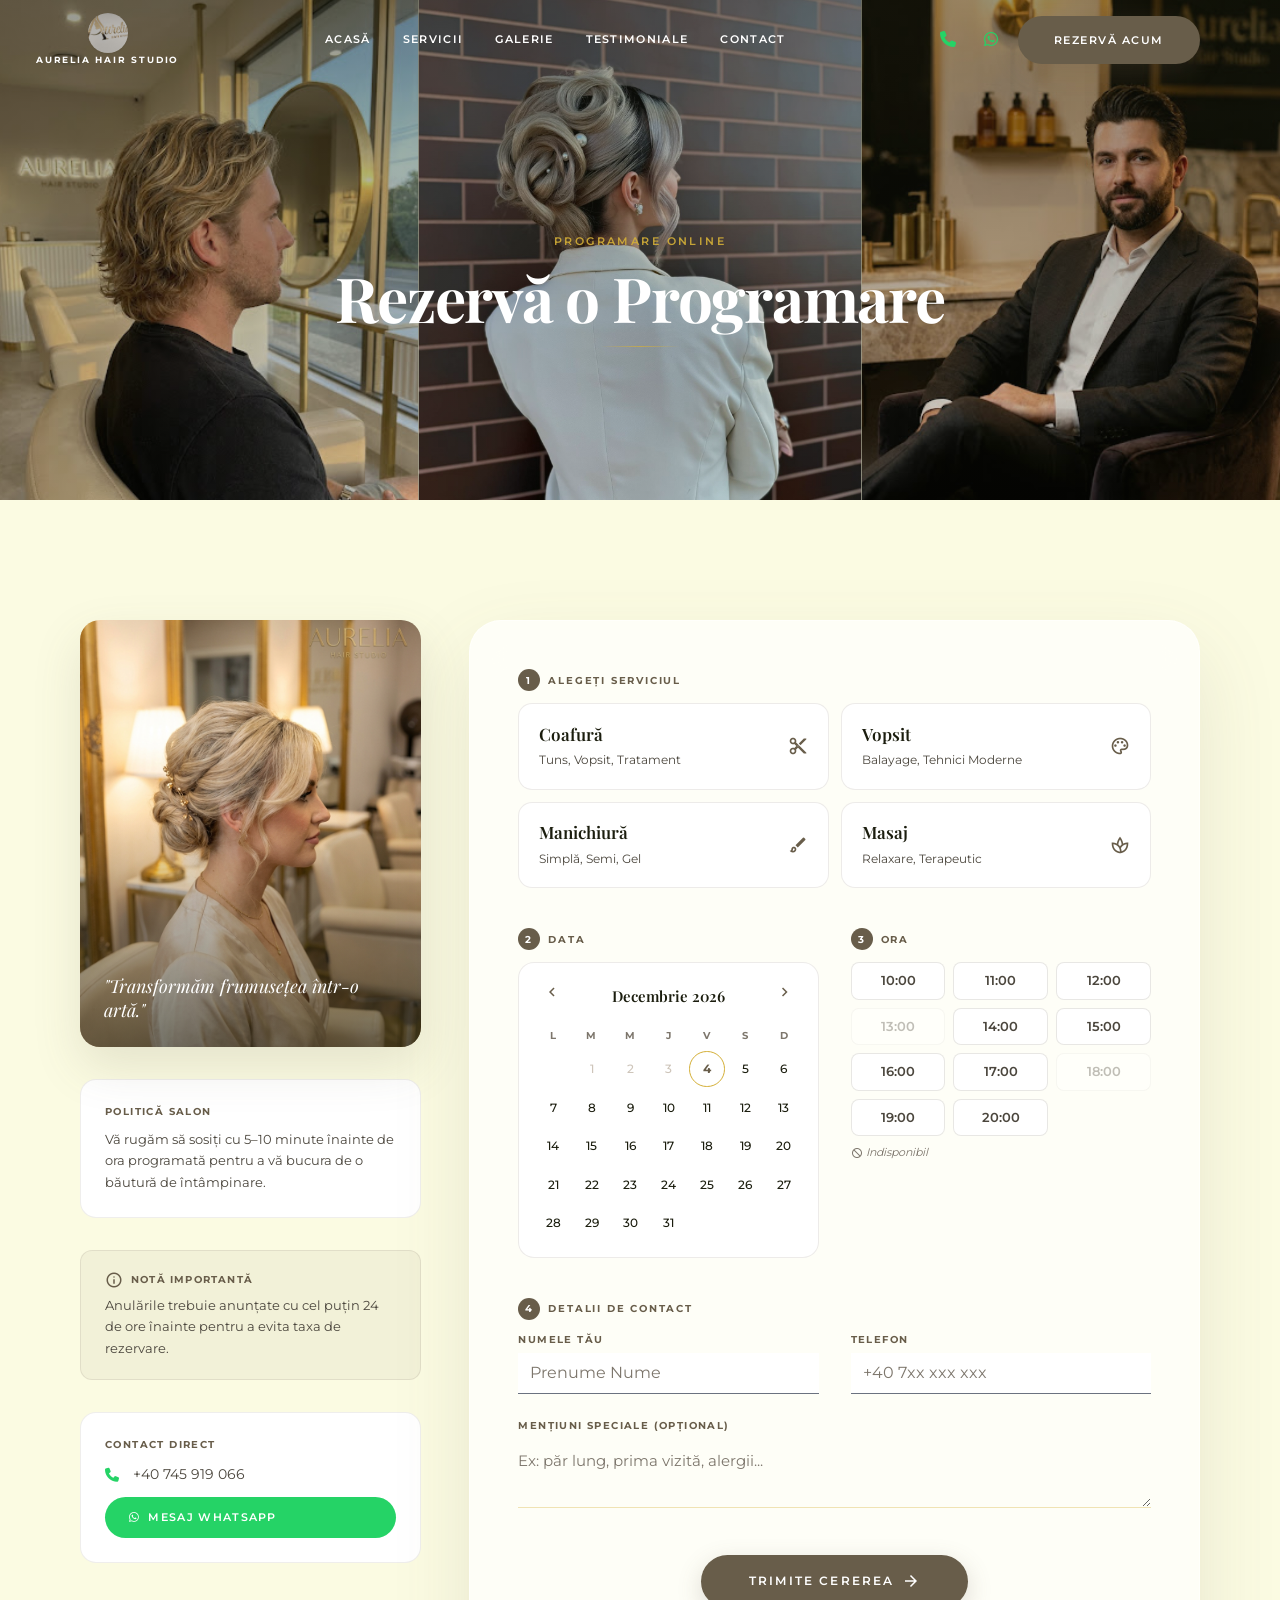
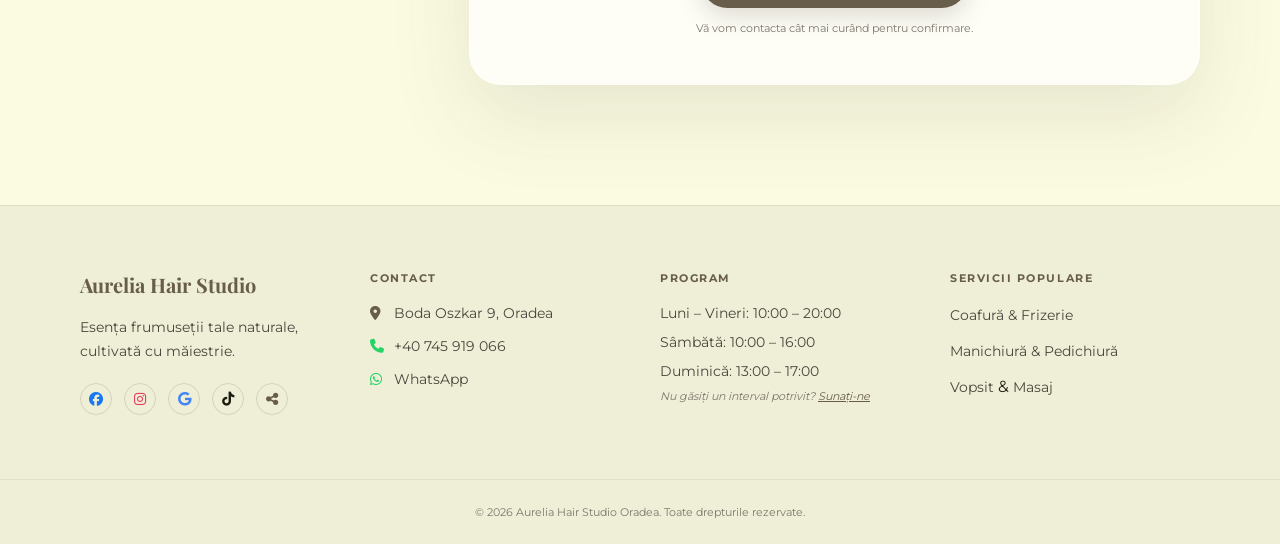
<file: Rezervari.html>
<!DOCTYPE html>
<html class="light" lang="ro">
<head>
<meta charset="utf-8"/>
<meta content="width=device-width, initial-scale=1.0" name="viewport"/>
<title>Rezervări – Aurelia Hair Studio Oradea | Programare Online</title>
<meta name="description" content="Rezervă o programare online la Aurelia Hair Studio Oradea. Coafură, manichiură, masaj. Confirmare rapidă prin WhatsApp."/>
<script src="js/tailwind.min.js"></script>
<link href="css/fonts.css" rel="stylesheet"/>
<link href="css/material-symbols.css" rel="stylesheet"/>
<link rel="stylesheet" href="css/fontawesome.min.css"/>
<script type="application/ld+json">
{
  "@context": "https://schema.org",
  "@type": "HairSalon",
  "@id": "https://AureliaHairStudio.ro",
  "name": "Aurelia Hair Studio",
  "description": "Coafură, manichiură, masaj și tratamente de lux în Oradea.",
  "image": "https://AureliaHairStudio.ro/images/Logo1.jpg",
  "url": "https://AureliaHairStudio.ro",
  "telephone": "+40-745-919-066",
  "email": "contact@aureliahairstudio.ro",
  "address": {
    "@type": "PostalAddress",
    "streetAddress": "Boda Oszkar 9",
    "addressLocality": "Oradea",
    "addressRegion": "Bihor",
    "postalCode": "410047",
    "addressCountry": "RO"
  },
  "geo": {
    "@type": "GeoCoordinates",
    "latitude": 47.0261015,
    "longitude": 21.9328077
  },
  "openingHoursSpecification": [
    {
      "@type": "OpeningHoursSpecification",
      "dayOfWeek": ["Monday", "Tuesday", "Wednesday", "Thursday", "Friday"],
      "opens": "10:00",
      "closes": "20:00"
    },
    {
      "@type": "OpeningHoursSpecification",
      "dayOfWeek": "Saturday",
      "opens": "10:00",
      "closes": "16:00"
    },
    {
      "@type": "OpeningHoursSpecification",
      "dayOfWeek": "Sunday",
      "opens": "13:00",
      "closes": "17:00"
    }
  ],
  "priceRange": "$$",
  "areaServed": {
    "@type": "City",
    "name": "Oradea"
  },
  "sameAs": [
    "https://www.facebook.com/profile.php?id=61572801821095",
    "https://www.instagram.com/aureliamoga749",
    "https://www.tiktok.com/@aurelia.moga46"
  ],
  "hasOfferCatalog": {
    "@type": "OfferCatalog",
    "name": "Servicii Aurelia Hair Studio",
    "itemListElement": [
      {
        "@type": "Offer",
        "itemOffered": {
          "@type": "Service",
          "name": "Coafură & Frizerie",
          "description": "Tuns, aranjat din perie, coafat ocazii, împletituri"
        }
      },
      {
        "@type": "Offer",
        "itemOffered": {
          "@type": "Service",
          "name": "Vopsit",
          "description": "Vopsit, balayage, airtouch, suvițat, nuanțare"
        }
      },
      {
        "@type": "Offer",
        "itemOffered": {
          "@type": "Service",
          "name": "Masaj",
          "description": "Masaj relaxare, masaj terapeutic, tratamente faciale"
        }
      },
      {
        "@type": "Offer",
        "itemOffered": {
          "@type": "Service",
          "name": "Manichiură & Pedichiură",
          "description": "Manichiură simplă, semi-permanentă, gel"
        }
      }
    ]
  },
  "aggregateRating": {
    "@type": "AggregateRating",
    "ratingValue": "4.9",
    "bestRating": "5",
    "ratingCount": "500"
  }
}
</script>
<script id="tailwind-config">
  tailwind.config={darkMode:"class",theme:{extend:{colors:{"gold":"#D4AF37","background":"#fbfbe2","surface-container":"#efefd7","surface-container-low":"#f5f5dc","surface":"#fbfbe2","primary":"#685d4a","on-primary":"#ffffff","primary-container":"#f7e7ce","on-primary-container":"#726753","on-surface":"#1b1d0e","on-surface-variant":"#4b463d","primary-fixed":"#f0e0c8","outline":"#7d766c","secondary":"#7b5455","secondary-container":"#fecbcb"},spacing:{"section-gap":"120px","margin-desktop":"80px","margin-mobile":"20px"}}}}
</script>
<style>
  :root{--gold:#D4AF37;--primary:#685d4a;}
  *{box-sizing:border-box;}
  html{scroll-behavior:smooth;}
  body{font-family:'Montserrat',sans-serif;background:#fbfbe2;color:#1b1d0e;overflow-x:hidden;}

  .nav-link{font-family:'Montserrat',sans-serif;font-size:11px;font-weight:600;letter-spacing:0.12em;text-transform:uppercase;color:#4b463d;transition:color 0.3s;position:relative;padding-bottom:2px;}
  .nav-link::after{content:'';position:absolute;bottom:0;left:0;width:100%;height:1px;background:var(--gold);transform:scaleX(0);transform-origin:left;transition:transform 0.3s;}
  .nav-link:hover::after,.nav-link.active::after{transform:scaleX(1);}
  .nav-link:hover,.nav-link.active{color:var(--primary);}
  .nav-link.active{font-weight:700;}
  #site-header:not(.scrolled) .nav-link,
  #site-header:not(.scrolled) .nav-link.active{color:#fff;}
  #site-header:not(.scrolled) .nav-link::after{background:#fff;}
  #site-header:not(.scrolled) .nav-link:hover{color:rgba(255,255,255,0.75);}
  .brand-label{color:var(--primary);}
  #site-header:not(.scrolled) .brand-label{color:#fff;}
  .gold-line{height:1px;background:linear-gradient(90deg,transparent,var(--gold),transparent);opacity:0.35;}
  .eyebrow{font-family:'Montserrat',sans-serif;font-size:11px;font-weight:600;letter-spacing:0.18em;text-transform:uppercase;color:var(--gold);display:block;margin-bottom:0.75rem;}

  /* MOBILE MENU */
  #mobile-menu{position:fixed;inset:0;background:rgba(251,251,226,0.97);backdrop-filter:blur(20px);z-index:200;display:flex;flex-direction:column;align-items:center;justify-content:center;gap:2rem;transform:translateX(100%);transition:transform 0.4s cubic-bezier(.77,0,.18,1);}
  #mobile-menu.open{transform:translateX(0);}
  .mobile-nav-link{font-family:'Playfair Display',serif;font-size:2rem;font-weight:600;color:var(--primary);transition:opacity 0.2s;}
  .mobile-nav-link:hover{opacity:0.7;}

  /* BTNS */
  .btn-primary{display:inline-flex;align-items:center;gap:0.5rem;background:var(--primary);color:#fff;font-family:'Montserrat',sans-serif;font-size:11px;font-weight:600;letter-spacing:0.14em;text-transform:uppercase;padding:1rem 2.25rem;border-radius:9999px;transition:all 0.3s;box-shadow:0 8px 24px rgba(104,93,74,0.22);}
  .btn-primary:hover{background:#574e3d;transform:translateY(-2px);box-shadow:0 16px 40px rgba(104,93,74,0.32);}

  /* BOOKING GLASS PANEL */
  .booking-panel{
    background:rgba(255,255,255,0.72);
    backdrop-filter:blur(24px);
    -webkit-backdrop-filter:blur(24px);
    border:1px solid rgba(255,255,255,0.5);
    border-radius:2rem;
    box-shadow:0 32px 80px rgba(104,93,74,0.13);
    padding:3rem;
  }
  @media(max-width:768px){.booking-panel{padding:2rem 1.5rem;border-radius:1.25rem;}}

  /* STEP LABEL */
  .step-label{
    font-family:'Montserrat',sans-serif;
    font-size:10px;font-weight:700;
    letter-spacing:0.18em;text-transform:uppercase;
    color:var(--primary);
    display:flex;align-items:center;gap:8px;
    margin-bottom:12px;
  }
  .step-label::before{
    content:attr(data-step);
    width:22px;height:22px;
    background:var(--primary);
    color:#fff;
    border-radius:50%;
    display:flex;align-items:center;justify-content:center;
    font-size:10px;font-weight:700;
    flex-shrink:0;
  }

  /* SERVICE CARD (booking) */
  .svc-btn{
    display:flex;align-items:center;justify-content:space-between;
    padding:1.1rem 1.25rem;
    background:#fff;
    border:1.5px solid rgba(104,93,74,0.12);
    border-radius:0.875rem;
    cursor:pointer;
    transition:all 0.25s;
    text-align:left;
    width:100%;
  }
  .svc-btn:hover{border-color:rgba(104,93,74,0.35);background:#fdf8f2;}
  .svc-btn.selected{
    background:var(--primary);
    border-color:var(--primary);
    color:#fff;
    box-shadow:0 8px 24px rgba(104,93,74,0.25);
  }
  .svc-btn.selected .svc-name,.svc-btn.selected .svc-sub{color:#fff;}
  .svc-btn.selected .svc-icon{color:#fff;}
  .svc-name{font-family:'Playfair Display',serif;font-size:17px;font-weight:600;color:#1b1d0e;display:block;}
  .svc-sub{font-family:'Montserrat',sans-serif;font-size:12px;color:#4b463d;}
  .svc-icon{font-size:20px!important;color:var(--primary);}

  /* TIME SLOTS */
  .time-slot{
    padding:8px 12px;
    border:1.5px solid rgba(104,93,74,0.15);
    border-radius:0.5rem;
    font-family:'Montserrat',sans-serif;
    font-size:13px;font-weight:600;
    color:#4b463d;
    cursor:pointer;
    transition:all 0.2s;
    text-align:center;
    background:#fff;
  }
  .time-slot:hover{border-color:var(--primary);color:var(--primary);}
  .time-slot.selected{background:var(--primary);border-color:var(--primary);color:#fff;}
  .time-slot.disabled{opacity:0.35;cursor:not-allowed;pointer-events:none;}

  /* CALENDAR */
  .cal-grid{display:grid;grid-template-columns:repeat(7,1fr);gap:3px;}
  .cal-day{
    aspect-ratio:1;
    display:flex;align-items:center;justify-content:center;
    font-family:'Montserrat',sans-serif;
    font-size:12px;font-weight:500;
    border-radius:50%;
    cursor:pointer;
    transition:all 0.2s;
    color:#1b1d0e;
    border:2px solid transparent;
  }
  .cal-day:focus-visible{outline:none;border-color:var(--gold);box-shadow:0 0 0 2px rgba(212,175,55,0.3);}
  .cal-day:hover:not(.cal-past):not(.cal-empty){background:#f0e0c8;}
  .cal-day.cal-past{color:#cec5ba;cursor:not-allowed;}
  .cal-day.cal-empty{cursor:default;}
  .cal-day.cal-today{border:1.5px solid var(--gold);color:var(--primary);font-weight:700;}
  .cal-day.cal-selected{background:var(--primary);color:#fff!important;font-weight:700;}
  .cal-header-day{font-family:'Montserrat',sans-serif;font-size:10px;font-weight:700;letter-spacing:0.08em;text-transform:uppercase;color:#7d766c;text-align:center;padding:4px 0;}

  /* QUIET INPUT */
  .quiet-input{border:none;border-bottom:1.5px solid rgba(212,175,55,0.35);background:transparent;border-radius:0;padding:10px 0;width:100%;font-family:'Montserrat',sans-serif;font-size:15px;color:#1b1d0e;outline:none;transition:border-bottom 0.3s;}
  .quiet-input::placeholder{color:#7d766c;}
  .quiet-input:focus{border-bottom:2px solid var(--primary);}
  .field-label{font-family:'Montserrat',sans-serif;font-size:10px;font-weight:700;letter-spacing:0.14em;text-transform:uppercase;color:var(--primary);display:block;margin-bottom:6px;}

  /* REVEAL */
  .reveal{opacity:0;transform:translateY(20px);transition:opacity 0.7s,transform 0.7s;}
  .reveal.visible{opacity:1;transform:translateY(0);}

  /* SUMMARY BOX */
  .summary-box{background:#f7e7ce;border:1px solid rgba(212,175,55,0.3);border-radius:1rem;padding:1.25rem;}
  .summary-row{display:flex;justify-content:space-between;align-items:center;padding:5px 0;border-bottom:1px solid rgba(212,175,55,0.2);font-family:'Montserrat',sans-serif;font-size:13px;}
  .summary-row:last-child{border-bottom:none;}
  .summary-key{color:#4b463d;}
  .summary-val{font-weight:600;color:#1b1d0e;}

  /* SUCCESS */
  #booking-success{display:none;text-align:center;padding:3rem 2rem;}
  #booking-success .check-ring{
    width:80px;height:80px;
    border-radius:50%;
    background:linear-gradient(135deg,var(--primary),#9b8a73);
    display:flex;align-items:center;justify-content:center;
    margin:0 auto 1.5rem;
    animation:pop-in 0.5s cubic-bezier(.2,0,.2,1);
  }
  @keyframes pop-in{from{transform:scale(0);}to{transform:scale(1);}}
  @keyframes spin{from{transform:rotate(0deg);}to{transform:rotate(360deg);}}

  footer a:hover{color:var(--primary);}
  .skip-link{position:absolute;top:-100%;left:50%;transform:translateX(-50%);background:var(--primary);color:#fff;padding:12px 24px;border-radius:0 0 8px 8px;font-family:'Montserrat',sans-serif;font-size:13px;font-weight:600;z-index:9999;text-decoration:none;transition:top 0.2s;}.skip-link:focus{top:0;}
</style>
</head>
<body>
<a href="#main-content" class="skip-link">Salt la conținut</a>

<!-- MOBILE MENU -->
<div id="mobile-menu" role="dialog" aria-label="Meniu principal">
  <button id="close-menu" class="absolute top-6 right-6 p-2 text-primary" aria-label="Închide meniu">
    <span class="material-symbols-outlined text-3xl">close</span>
  </button>
  <a class="mobile-nav-link" href="index.html">Acasă</a>
  <a class="mobile-nav-link" href="Servicii.html">Servicii</a>
  <a class="mobile-nav-link" href="Galerie.html">Galerie</a>
  <a class="mobile-nav-link" href="Testimoniale.html">Testimoniale</a>
  <a class="mobile-nav-link" href="Contact.html">Contact</a>
  <a href="Rezervari.html" class="btn-primary mt-4">Rezervă acum</a>
</div>

<!-- HEADER -->
<header id="site-header" class="fixed top-0 left-0 right-0 z-50" style="background:rgba(251,251,226,0);transition:all 0.3s;">
  <div class="flex justify-between items-center max-w-[1280px] mx-auto px-6 md:px-margin-desktop h-20">
    <a href="index.html" class="flex flex-col items-center flex-shrink-0" style="margin-left:-44px;">
      <img src="images/Logo1.jpg" alt="Aurelia Hair Studio" class="h-10 w-10 rounded-full object-cover shadow-sm"/>
      <span class="brand-label" style="font-family:'Montserrat';font-size:9px;font-weight:700;letter-spacing:0.2em;text-transform:uppercase;">Aurelia Hair Studio</span>
    </a>
    <nav class="hidden md:flex items-center space-x-8">
      <a class="nav-link" href="index.html">Acasă</a>
      <a class="nav-link" href="Servicii.html">Servicii</a>
      <a class="nav-link" href="Galerie.html">Galerie</a>
      <a class="nav-link" href="Testimoniale.html">Testimoniale</a>
      <a class="nav-link" href="Contact.html">Contact</a>
    </nav>
    <div class="hidden md:flex items-center gap-3">
      <a href="tel:+40745919066" class="p-2 hover:text-primary transition-colors"><i class="fa-solid fa-phone" style="color:#25D366"></i></a>
      <a href="https://wa.me/40745919066" target="_blank" rel="noopener noreferrer" class="p-2 hover:text-primary transition-colors"><i class="fa-brands fa-whatsapp" style="color:#25D366"></i></a>
      <a href="Rezervari.html" class="btn-primary">Rezervă acum</a>
    </div>
    <button id="open-menu" class="md:hidden p-2 text-primary">
      <span class="material-symbols-outlined text-2xl">menu</span>
    </button>
  </div>
</header>

<main id="main-content">

<!-- HERO -->
<section class="relative h-[420px] md:h-[500px] flex items-center justify-center overflow-hidden">
  <!-- 3-image triptych -->
  <div class="absolute inset-0 flex" style="transform:scale(1.04);">
    <!-- Left: Blond.jpg (hidden on mobile) -->
    <div class="w-1/3 overflow-hidden relative hidden md:block">
      <img src="images/Blond.jpg" alt="Rezervă o programare – Aurelia Hair Studio" class="w-full h-full object-cover object-top"/>
    </div>
    <!-- Center: Superba Coafura.jpg (full width on mobile) -->
    <div class="w-full md:w-1/3 overflow-hidden relative">
      <img src="images/Superba Coafura.jpg" alt="Rezervă o programare – Aurelia Hair Studio" class="w-full h-full object-cover object-center"/>
    </div>
    <!-- Right: Brunet cu Barba.jpg (hidden on mobile) -->
    <div class="w-1/3 overflow-hidden relative hidden md:block">
      <img src="images/Brunet cu Barba.jpg" alt="Rezervă o programare – Aurelia Hair Studio" class="w-full h-full object-cover object-center"/>
    </div>
  </div>
  <!-- Gradient overlay for readability -->
  <div style="position:absolute;inset:0;background:linear-gradient(to bottom,rgba(27,29,14,0.45),rgba(27,29,14,0.15));"></div>
  <div class="relative z-10 text-center px-6 pt-20">
    <span style="font-family:'Montserrat';font-size:11px;font-weight:600;letter-spacing:0.22em;text-transform:uppercase;color:rgba(212,175,55,0.9);display:block;margin-bottom:1rem;">Programare Online</span>
    <h1 style="font-family:'Playfair Display',serif;font-size:clamp(36px,5vw,62px);font-weight:700;color:#fff;line-height:1.05;letter-spacing:-0.02em;margin-bottom:1rem;">Rezervă o Programare</h1>
    <div style="height:1px;width:80px;background:linear-gradient(90deg,transparent,rgba(212,175,55,0.7),transparent);margin:0 auto;"></div>
  </div>
</section>

<!-- BOOKING SECTION -->
<section class="py-section-gap">
  <div class="max-w-[1280px] mx-auto px-6 md:px-margin-desktop">
    <div class="grid grid-cols-1 lg:grid-cols-12 gap-12 items-start">

      <!-- LEFT INFO COLUMN -->
      <div class="lg:col-span-4 space-y-8 reveal">

        <!-- Salon image -->
        <div style="border-radius:1.25rem;overflow:hidden;aspect-ratio:4/5;position:relative;box-shadow:0 20px 48px rgba(104,93,74,0.15);">
          <img src="images/Coafura2.png" alt="Aurelia Hair Studio" class="w-full h-full object-cover object-center"/>
          <div style="position:absolute;inset:0;background:linear-gradient(to top,rgba(48,50,33,0.6) 0%,transparent 55%);"></div>
          <div style="position:absolute;bottom:1.5rem;left:1.5rem;right:1.5rem;">
            <p style="font-family:'Playfair Display',serif;font-size:18px;font-style:italic;color:#fff;line-height:1.35;">"Transformăm frumusețea într-o artă."</p>
          </div>
        </div>

        <!-- Policy -->
        <div style="background:#fff;border-radius:1rem;border:1px solid rgba(104,93,74,0.1);padding:1.5rem;">
          <div style="font-family:'Montserrat';font-size:10px;font-weight:700;letter-spacing:0.14em;text-transform:uppercase;color:var(--primary);margin-bottom:10px;">Politică Salon</div>
          <p style="font-family:'Montserrat',sans-serif;font-size:13px;line-height:1.65;color:#4b463d;">Vă rugăm să sosiți cu 5–10 minute înainte de ora programată pentru a vă bucura de o băutură de întâmpinare.</p>
        </div>

        <!-- Important note -->
        <div style="background:rgba(104,93,74,0.06);border:1px solid rgba(104,93,74,0.12);border-radius:0.75rem;padding:1.25rem 1.5rem;">
          <div style="display:flex;align-items:center;gap:8px;margin-bottom:6px;">
            <span class="material-symbols-outlined" style="color:var(--primary);font-size:18px;font-variation-settings:'FILL' 1;">info</span>
            <span style="font-family:'Montserrat';font-size:10px;font-weight:700;letter-spacing:0.12em;text-transform:uppercase;color:var(--primary);">Notă Importantă</span>
          </div>
          <p style="font-family:'Montserrat',sans-serif;font-size:13px;line-height:1.65;color:#4b463d;">Anulările trebuie anunțate cu cel puțin 24 de ore înainte pentru a evita taxa de rezervare.</p>
        </div>

        <!-- Direct contact -->
        <div style="background:#fff;border-radius:1rem;border:1px solid rgba(104,93,74,0.1);padding:1.5rem;space-y:8px;">
          <div style="font-family:'Montserrat';font-size:10px;font-weight:700;letter-spacing:0.14em;text-transform:uppercase;color:var(--primary);margin-bottom:12px;">Contact Direct</div>
          <div class="flex flex-col gap-3">
            <a href="tel:+40745919066" style="display:flex;align-items:center;gap:10px;font-family:'Montserrat';font-size:14px;color:#4b463d;transition:color 0.2s;" onmouseover="this.style.color='var(--primary)'" onmouseout="this.style.color='#4b463d'">
              <i class="fa-solid fa-phone" style="color:#25D366;width:18px;"></i> +40 745 919 066
            </a>
            <a href="https://wa.me/40745919066" target="_blank" rel="noopener noreferrer" style="display:inline-flex;align-items:center;gap:8px;background:#25D366;color:#fff;font-family:'Montserrat';font-size:11px;font-weight:600;letter-spacing:0.12em;text-transform:uppercase;padding:0.75rem 1.5rem;border-radius:9999px;transition:all 0.3s;" onmouseover="this.style.transform='translateY(-2px)'" onmouseout="this.style.transform='translateY(0)'">
              <i class="fa-brands fa-whatsapp"></i> Mesaj WhatsApp
            </a>
          </div>
        </div>
      </div>

      <!-- RIGHT BOOKING FORM -->
      <div class="lg:col-span-8 reveal" style="transition-delay:0.15s;">
        <div class="booking-panel">

          <!-- Success state (hidden initially) -->
          <div id="booking-success">
            <div class="check-ring">
              <span class="material-symbols-outlined" style="color:#fff;font-size:36px;font-variation-settings:'FILL' 1;">check_circle</span>
            </div>
            <h2 style="font-family:'Playfair Display',serif;font-size:28px;font-weight:700;color:var(--primary);margin-bottom:0.75rem;">Cerere trimisă cu succes!</h2>
            <div style="background:#f7e7ce;border-radius:0.75rem;padding:1.25rem;text-align:left;max-width:360px;margin:0 auto 1.25rem;">
              <div style="font-family:'Montserrat';font-size:10px;font-weight:700;letter-spacing:0.1em;text-transform:uppercase;color:var(--primary);margin-bottom:10px;">Rezumatul Rezervării</div>
              <div style="display:flex;justify-content:space-between;font-family:'Montserrat';font-size:13px;padding:5px 0;border-bottom:1px solid rgba(212,175,55,0.2);"><span style="color:#4b463d;">Serviciu</span><span style="font-weight:600;color:#1b1d0e;" id="srv-summary">–</span></div>
              <div style="display:flex;justify-content:space-between;font-family:'Montserrat';font-size:13px;padding:5px 0;border-bottom:1px solid rgba(212,175,55,0.2);"><span style="color:#4b463d;">Data</span><span style="font-weight:600;color:#1b1d0e;" id="dt-summary">–</span></div>
              <div style="display:flex;justify-content:space-between;font-family:'Montserrat';font-size:13px;padding:5px 0;"><span style="color:#4b463d;">Ora</span><span style="font-weight:600;color:#1b1d0e;" id="tm-summary">–</span></div>
            </div>
            <p id="response-msg" style="font-family:'Montserrat',sans-serif;font-size:14px;color:#4b463d;line-height:1.6;max-width:400px;margin:0 auto 1rem;"></p>
            <p style="font-family:'Montserrat',sans-serif;font-size:11px;color:#7d766c;margin-bottom:0.5rem;">🕐 Luni–Vineri 10:00–20:00 · Sâmbătă 10:00–16:00 · Duminică 13:00–17:00</p>
            <p style="font-family:'Montserrat',sans-serif;font-size:11px;color:#7d766c;font-style:italic;margin-bottom:1.5rem;">Nu găsiți un interval potrivit? <a href="tel:+40745919066" style="text-decoration:underline;color:var(--primary);">Sunați-ne</a></p>
            <div class="flex flex-wrap gap-4 justify-center">
              <a id="whatsapp-success-link" href="https://wa.me/40745919066" target="_blank" rel="noopener noreferrer" style="display:inline-flex;align-items:center;gap:8px;background:#25D366;color:#fff;font-family:'Montserrat';font-size:11px;font-weight:600;letter-spacing:0.12em;text-transform:uppercase;padding:0.85rem 1.75rem;border-radius:9999px;"><i class="fa-brands fa-whatsapp"></i> Contactați pe WhatsApp</a>
              <a href="index.html" style="display:inline-flex;align-items:center;gap:8px;border:1.5px solid rgba(104,93,74,0.3);color:var(--primary);font-family:'Montserrat';font-size:11px;font-weight:600;letter-spacing:0.12em;text-transform:uppercase;padding:0.85rem 1.75rem;border-radius:9999px;">Înapoi Acasă</a>
            </div>
          </div>

          <!-- Form -->
          <form id="booking-form" class="space-y-10" novalidate>

            <!-- STEP 1: SERVICE -->
            <div>
              <div class="step-label" data-step="1">Alegeți Serviciul</div>
              <div class="grid grid-cols-1 sm:grid-cols-2 gap-3" id="service-grid">
                <button class="svc-btn" type="button" data-service="Coafură & Styling">
                  <div>
                    <span class="svc-name">Coafură</span>
                    <span class="svc-sub">Tuns, Vopsit, Tratament</span>
                  </div>
                  <span class="material-symbols-outlined svc-icon">content_cut</span>
                </button>
                <button class="svc-btn" type="button" data-service="Vopsit & Balayage">
                  <div>
                    <span class="svc-name">Vopsit</span>
                    <span class="svc-sub">Balayage, Tehnici Moderne</span>
                  </div>
                  <span class="material-symbols-outlined svc-icon">palette</span>
                </button>
                <button class="svc-btn" type="button" data-service="Manichiură & Pedichiură">
                  <div>
                    <span class="svc-name">Manichiură</span>
                    <span class="svc-sub">Simplă, Semi, Gel</span>
                  </div>
                  <span class="material-symbols-outlined svc-icon">brush</span>
                </button>
                <button class="svc-btn" type="button" data-service="Masaj">
                  <div>
                    <span class="svc-name">Masaj</span>
                    <span class="svc-sub">Relaxare, Terapeutic</span>
                  </div>
                  <span class="material-symbols-outlined svc-icon">spa</span>
                </button>
              </div>
              <input type="hidden" id="selected-service" name="service" aria-label="Serviciul selectat"/>
            </div>

            <!-- STEP 2: DATE & TIME -->
            <div class="grid grid-cols-1 md:grid-cols-2 gap-8">
              <!-- Calendar -->
              <div>
                <div class="step-label" data-step="2">Data</div>
                <div style="background:#fff;border:1px solid rgba(104,93,74,0.12);border-radius:1rem;padding:1rem;">
                  <!-- Calendar header -->
                  <div style="display:flex;align-items:center;justify-content:space-between;margin-bottom:12px;">
                    <button type="button" id="cal-prev" style="background:none;border:none;cursor:pointer;padding:4px 8px;border-radius:50%;transition:background 0.2s;" onmouseover="this.style.background='#f0e0c8'" onmouseout="this.style.background='none'">
                      <span class="material-symbols-outlined" style="font-size:18px;color:var(--primary);">chevron_left</span>
                    </button>
                    <span id="cal-month-label" style="font-family:'Playfair Display',serif;font-size:15px;font-weight:600;color:#1b1d0e;"></span>
                    <button type="button" id="cal-next" style="background:none;border:none;cursor:pointer;padding:4px 8px;border-radius:50%;transition:background 0.2s;" onmouseover="this.style.background='#f0e0c8'" onmouseout="this.style.background='none'">
                      <span class="material-symbols-outlined" style="font-size:18px;color:var(--primary);">chevron_right</span>
                    </button>
                  </div>
                  <!-- Day headers -->
                  <div class="cal-grid" style="margin-bottom:4px;">
                    <div class="cal-header-day">L</div>
                    <div class="cal-header-day">M</div>
                    <div class="cal-header-day">M</div>
                    <div class="cal-header-day">J</div>
                    <div class="cal-header-day">V</div>
                    <div class="cal-header-day">S</div>
                    <div class="cal-header-day">D</div>
                  </div>
                  <!-- Day cells -->
                  <div class="cal-grid" id="cal-days" role="grid" aria-label="Calendar selectie data"></div>
                </div>
                <input type="hidden" id="selected-date" name="date" aria-label="Data selectată"/>
              </div>

              <!-- Time Slots -->
              <div>
                <div class="step-label" data-step="3">Ora</div>
                <div class="grid grid-cols-3 gap-2" id="time-grid">
                  <button class="time-slot" type="button" data-time="10:00">10:00</button>
                  <button class="time-slot" type="button" data-time="11:00">11:00</button>
                  <button class="time-slot" type="button" data-time="12:00">12:00</button>
                  <button class="time-slot disabled" type="button" data-time="13:00">13:00</button>
                  <button class="time-slot" type="button" data-time="14:00">14:00</button>
                  <button class="time-slot" type="button" data-time="15:00">15:00</button>
                  <button class="time-slot" type="button" data-time="16:00">16:00</button>
                  <button class="time-slot" type="button" data-time="17:00">17:00</button>
                  <button class="time-slot disabled" type="button" data-time="18:00">18:00</button>
                  <button class="time-slot" type="button" data-time="19:00">19:00</button>
                  <button class="time-slot" type="button" data-time="20:00">20:00</button>
                </div>
                <input type="hidden" id="selected-time" name="time" aria-label="Ora selectată"/>
                <p style="font-family:'Montserrat',sans-serif;font-size:11px;color:#7d766c;margin-top:8px;font-style:italic;">
                  <span class="material-symbols-outlined" style="font-size:12px;vertical-align:middle;">block</span> Indisponibil
                </p>
              </div>
            </div>

            <!-- STEP 4: PERSONAL DETAILS -->
            <div>
              <div class="step-label" data-step="4">Detalii de Contact</div>
              <div class="grid grid-cols-1 md:grid-cols-2 gap-8">
                <div>
                  <label class="field-label" for="b-name">Numele tău</label>
                  <input class="quiet-input" id="b-name" type="text" placeholder="Prenume Nume" autocomplete="name" required/>
                </div>
                <div>
                  <label class="field-label" for="b-phone">Telefon</label>
                  <input class="quiet-input" id="b-phone" type="tel" placeholder="+40 7xx xxx xxx" autocomplete="tel" required/>
                </div>
              </div>
              <div style="margin-top:1.5rem;">
                <label class="field-label" for="b-notes">Mențiuni speciale (opțional)</label>
                <textarea class="quiet-input" id="b-notes" rows="2" placeholder="Ex: păr lung, prima vizită, alergii..."></textarea>
              </div>
            </div>

            <!-- BOOKING SUMMARY -->
            <div id="booking-summary" style="display:none;" class="summary-box">
              <div style="font-family:'Montserrat';font-size:10px;font-weight:700;letter-spacing:0.14em;text-transform:uppercase;color:var(--primary);margin-bottom:10px;">Rezumatul Rezervării</div>
              <div class="summary-row"><span class="summary-key">Serviciu</span><span class="summary-val" id="sum-service">–</span></div>
              <div class="summary-row"><span class="summary-key">Data</span><span class="summary-val" id="sum-date">–</span></div>
              <div class="summary-row"><span class="summary-key">Ora</span><span class="summary-val" id="sum-time">–</span></div>
            </div>

            <!-- SUBMIT -->
            <div style="text-align:center;">
              <button id="submit-btn" class="btn-primary" type="submit" style="padding:1.1rem 3rem;font-size:12px;letter-spacing:0.18em;">
                <span id="submit-text">Trimite Cererea</span>
                <span id="submit-icon" class="material-symbols-outlined" style="font-size:18px;">arrow_forward</span>
              </button>
              <p style="font-family:'Montserrat',sans-serif;font-size:11px;color:#7d766c;margin-top:12px;">Vă vom contacta cât mai curând pentru confirmare.</p>
            </div>

          </form>
        </div>
      </div>

    </div>
  </div>
</section>

</main>

<!-- FOOTER -->
<footer style="background:#efefd7;border-top:1px solid rgba(104,93,74,0.12);">
  <nav aria-label="Navigare footer" class="max-w-[1280px] mx-auto px-6 md:px-margin-desktop py-16">
    <div class="grid grid-cols-1 md:grid-cols-4 gap-10">
      <div class="space-y-4">
        <div style="font-family:'Playfair Display',serif;font-size:20px;font-weight:700;color:var(--primary);">Aurelia Hair Studio</div>
        <p style="font-family:'Montserrat',sans-serif;font-size:14px;line-height:1.65;color:#4b463d;">Esența frumuseții tale naturale, cultivată cu măiestrie.</p>
        <div class="flex gap-3 pt-1">
          <a href="https://www.facebook.com/profile.php?id=61572801821095" target="_blank" rel="noopener noreferrer" class="w-8 h-8 rounded-full flex items-center justify-center" style="border:1px solid rgba(104,93,74,0.2);"><i class="fa-brands fa-facebook text-sm" style="color:#1877F2"></i></a>
          <a href="https://www.instagram.com/aureliamoga749?igsh=M29ramxvZG9yc3p6" target="_blank" rel="noopener noreferrer" class="w-8 h-8 rounded-full flex items-center justify-center" style="border:1px solid rgba(104,93,74,0.2);"><i class="fa-brands fa-instagram text-sm" style="color:#E4405F"></i></a>
          <a href="https://www.google.com/maps/search/?api=1&query=Aurelia+Hair+Studio+Boda+Oszkar+9+Oradea" target="_blank" rel="noopener noreferrer" class="w-8 h-8 rounded-full flex items-center justify-center" style="border:1px solid rgba(104,93,74,0.2);"><i class="fa-brands fa-google text-sm" style="color:#4285F4"></i></a>
          <a href="https://www.tiktok.com/@aurelia.moga46?_r=1&_t=ZN-96ePt0rUFc6" target="_blank" rel="noopener noreferrer" class="w-8 h-8 rounded-full flex items-center justify-center" style="border:1px solid rgba(104,93,74,0.2);"><i class="fa-brands fa-tiktok text-sm"></i></a>
          <button onclick="sharePage()" class="w-8 h-8 rounded-full flex items-center justify-center cursor-pointer" style="border:1px solid rgba(104,93,74,0.2);" title="Compartir" aria-label="Compartir pagina"><i class="fa-solid fa-share-nodes text-sm" style="color:var(--primary)"></i></button>
        </div>
      </div>
      <div class="space-y-4">
        <h4 style="font-family:'Montserrat';font-size:11px;font-weight:700;letter-spacing:0.14em;text-transform:uppercase;color:var(--primary);">Contact</h4>
        <ul class="space-y-3">
          <li><a href="Contact.html" style="font-family:'Montserrat';font-size:14px;color:#4b463d;display:flex;align-items:center;gap:8px;"><i class="fa-solid fa-location-dot" style="color:var(--primary);width:16px;"></i> Boda Oszkar 9, Oradea</a></li>
          <li><a href="tel:+40745919066" style="font-family:'Montserrat';font-size:14px;color:#4b463d;display:flex;align-items:center;gap:8px;"><i class="fa-solid fa-phone" style="color:#25D366;width:16px;"></i> +40 745 919 066</a></li>
          <li><a href="https://wa.me/40745919066" target="_blank" rel="noopener noreferrer" style="font-family:'Montserrat';font-size:14px;color:#4b463d;display:flex;align-items:center;gap:8px;"><i class="fa-brands fa-whatsapp" style="color:#25D366;width:16px;"></i> WhatsApp</a></li>
        </ul>
      </div>
      <div class="space-y-4">
        <h4 style="font-family:'Montserrat';font-size:11px;font-weight:700;letter-spacing:0.14em;text-transform:uppercase;color:var(--primary);">Program</h4>
        <ul class="space-y-2" style="font-family:'Montserrat';font-size:14px;color:#4b463d;">
          <li>Luni – Vineri: 10:00 – 20:00</li>
          <li>Sâmbătă: 10:00 – 16:00</li>
          <li>Duminică: 13:00 – 17:00</li>
        </ul>
        <p style="font-family:'Montserrat';font-size:11px;color:#7d766c;font-style:italic;margin-top:6px;">Nu găsiți un interval potrivit? <a href="tel:+40745919066" style="text-decoration:underline;color:var(--primary);">Sunați-ne</a></p>
      </div>
      <div class="space-y-4">
        <h4 style="font-family:'Montserrat';font-size:11px;font-weight:700;letter-spacing:0.14em;text-transform:uppercase;color:var(--primary);">Servicii Populare</h4>
        <ul class="space-y-3">
          <li><a href="Servicii.html#coafura" style="font-family:'Montserrat';font-size:14px;color:#4b463d;">Coafură &amp; Frizerie</a></li>
          <li><a href="Servicii.html#manichiura" style="font-family:'Montserrat';font-size:14px;color:#4b463d;">Manichiură &amp; Pedichiură</a></li>
          <li><a href="Servicii.html#vopsit" style="font-family:'Montserrat';font-size:14px;color:#4b463d;">Vopsit</a> &amp; <a href="Servicii.html#masaj" style="font-family:'Montserrat';font-size:14px;color:#4b463d;">Masaj</a></li>
        </ul>
      </div>
    </div>
  </nav>
  <div style="border-top:1px solid rgba(104,93,74,0.1);">
    <div class="max-w-[1280px] mx-auto px-6 md:px-margin-desktop py-6 text-center">
      <p style="font-family:'Montserrat';font-size:11px;color:#7d766c;">© <span id="copyright-year"></span> Aurelia Hair Studio Oradea. Toate drepturile rezervate.</p>
    </div>
  </div>
</footer>

<script>
  /* ── HEADER ── */
  const header = document.getElementById('site-header');
  window.addEventListener('scroll', () => {
    if (window.scrollY > 60) {
      header.classList.add('scrolled');
      header.style.background = 'rgba(251,251,226,0.96)';
      header.style.backdropFilter = 'blur(18px)';
      header.style.borderBottom = '1px solid rgba(104,93,74,0.12)';
      header.style.boxShadow = '0 4px 24px rgba(104,93,74,0.08)';
    } else {
      header.classList.remove('scrolled');
      header.style.background = '';
      header.style.backdropFilter = '';
      header.style.borderBottom = '';
      header.style.boxShadow = '';
    }
  }, { passive: true });

  /* ── MOBILE MENU ── */
  document.getElementById('open-menu').addEventListener('click', () => {
    document.getElementById('mobile-menu').classList.add('open');
    document.body.style.overflow = 'hidden';
  });
  document.getElementById('close-menu').addEventListener('click', () => {
    document.getElementById('mobile-menu').classList.remove('open');
    document.body.style.overflow = '';
  });

  /* ── REVEAL ── */
  const revealEls = document.querySelectorAll('.reveal');
  const revObserver = new IntersectionObserver(entries => {
    entries.forEach(e => { if (e.isIntersecting) e.target.classList.add('visible'); });
  }, { threshold: 0.05 });
  revealEls.forEach(el => revObserver.observe(el));

  /* ── BOOKING STATE ── */
  let selectedService = '';
  let selectedDate = '';
  let selectedTime = '';

  /* ── SERVICE SELECTION ── */
  document.querySelectorAll('.svc-btn').forEach(btn => {
    btn.setAttribute('aria-pressed', 'false');
    btn.addEventListener('click', function() {
      document.querySelectorAll('.svc-btn').forEach(b => { b.classList.remove('selected'); b.setAttribute('aria-pressed', 'false'); });
      this.classList.add('selected');
      this.setAttribute('aria-pressed', 'true');
      selectedService = this.dataset.service;
      document.getElementById('selected-service').value = selectedService;
      updateSummary();
    });
  });

  /* ── TIME SLOT SELECTION ── */
  document.querySelectorAll('.time-slot:not(.disabled)').forEach(btn => {
    btn.setAttribute('aria-pressed', 'false');
    btn.addEventListener('click', function() {
      document.querySelectorAll('.time-slot').forEach(b => { b.classList.remove('selected'); b.setAttribute('aria-pressed', 'false'); });
      this.classList.add('selected');
      this.setAttribute('aria-pressed', 'true');
      selectedTime = this.dataset.time;
      document.getElementById('selected-time').value = selectedTime;
      updateSummary();
    });
  });

  /* ── CALENDAR ── */
  const monthNamesRo = ['Ianuarie','Februarie','Martie','Aprilie','Mai','Iunie','Iulie','August','Septembrie','Octombrie','Noiembrie','Decembrie'];
  let calDate = new Date();
  calDate.setDate(1);
  let selectedCalDate = null;
  let focusedDay = null;

  function renderCalendar() {
    const year = calDate.getFullYear();
    const month = calDate.getMonth();
    document.getElementById('cal-month-label').textContent = monthNamesRo[month] + ' ' + year;

    const firstDay = new Date(year, month, 1).getDay();
    const daysInMonth = new Date(year, month + 1, 0).getDate();
    const startOffset = firstDay === 0 ? 6 : firstDay - 1;

    const today = new Date();
    today.setHours(0,0,0,0);

    let html = '';

    for (let i = 0; i < startOffset; i++) {
      html += '<div class="cal-day cal-empty" aria-hidden="true"></div>';
    }

    for (let d = 1; d <= daysInMonth; d++) {
      const cellDate = new Date(year, month, d);
      const dateStr = year + '-' + String(month+1).padStart(2,'0') + '-' + String(d).padStart(2,'0');
      let cls = 'cal-day';
      let tabindex = '-1';
      let ariaSelected = 'false';
      let ariaDisabled = 'false';
      let role = 'gridcell';

      if (cellDate < today) {
        cls += ' cal-past';
        ariaDisabled = 'true';
      } else {
        if (cellDate.toDateString() === today.toDateString()) cls += ' cal-today';
        if (selectedCalDate === dateStr) { cls += ' cal-selected'; ariaSelected = 'true'; tabindex = '0'; focusedDay = d; }
        if (!selectedCalDate && d === 1) { tabindex = '0'; }
        html += '<button type="button" class="' + cls + ' clickable-day" data-date="' + dateStr + '" data-day="' + d + '" role="' + role + '" aria-selected="' + ariaSelected + '" aria-disabled="' + ariaDisabled + '" tabindex="' + tabindex + '">' + d + '</button>';
        continue;
      }
      html += '<button type="button" class="' + cls + '" role="' + role + '" aria-disabled="true" tabindex="-1">' + d + '</button>';
    }

    document.getElementById('cal-days').innerHTML = html;

    document.querySelectorAll('.clickable-day').forEach(el => {
      el.addEventListener('click', function() {
        selectDay(this);
      });
      el.addEventListener('keydown', function(e) {
        handleCalKeydown(e, this);
      });
    });
  }

  function selectDay(el) {
    document.querySelectorAll('.clickable-day').forEach(c => {
      c.classList.remove('cal-selected');
      c.setAttribute('aria-selected', 'false');
      c.setAttribute('tabindex', '-1');
      if (c.classList.contains('cal-today')) c.classList.add('cal-today');
    });
    el.classList.add('cal-selected');
    el.setAttribute('aria-selected', 'true');
    el.setAttribute('tabindex', '0');
    el.focus();
    selectedCalDate = el.dataset.date;
    selectedDate = selectedCalDate;
    document.getElementById('selected-date').value = selectedDate;
    const parts = selectedDate.split('-');
    const displayDate = parts[2] + ' ' + monthNamesRo[parseInt(parts[1])-1] + ' ' + parts[0];
    updateSummary(displayDate);
  }

  function handleCalKeydown(e, el) {
    const days = Array.from(document.querySelectorAll('.clickable-day'));
    const idx = days.indexOf(el);
    let next = null;

    if (e.key === 'ArrowRight') { next = days[idx + 1]; e.preventDefault(); }
    else if (e.key === 'ArrowLeft') { next = days[idx - 1]; e.preventDefault(); }
    else if (e.key === 'ArrowDown') { next = days[idx + 7]; e.preventDefault(); }
    else if (e.key === 'ArrowUp') { next = days[idx - 7]; e.preventDefault(); }
    else if (e.key === 'Enter' || e.key === ' ') { selectDay(el); e.preventDefault(); return; }
    else if (e.key === 'Home') { next = days[0]; e.preventDefault(); }
    else if (e.key === 'End') { next = days[days.length - 1]; e.preventDefault(); }

    if (next && !next.classList.contains('cal-past')) {
      el.setAttribute('tabindex', '-1');
      next.setAttribute('tabindex', '0');
      next.focus();
    }
  }

  document.getElementById('cal-prev').addEventListener('click', () => {
    const now = new Date();
    const prev = new Date(calDate.getFullYear(), calDate.getMonth() - 1, 1);
    if (prev >= new Date(now.getFullYear(), now.getMonth(), 1)) {
      calDate = prev;
      renderCalendar();
    }
  });
  document.getElementById('cal-next').addEventListener('click', () => {
    calDate = new Date(calDate.getFullYear(), calDate.getMonth() + 1, 1);
    renderCalendar();
  });

  renderCalendar();

  /* ── SUMMARY UPDATE ── */
  let displayDateStr = '';
  function updateSummary(dateDisplay) {
    if (dateDisplay) displayDateStr = dateDisplay;
    const hasAny = selectedService || selectedDate || selectedTime;
    const summaryEl = document.getElementById('booking-summary');
    if (hasAny) {
      summaryEl.style.display = 'block';
      document.getElementById('sum-service').textContent = selectedService || '–';
      document.getElementById('sum-date').textContent = displayDateStr || selectedDate || '–';
      document.getElementById('sum-time').textContent = selectedTime || '–';
    }
  }

  /* ── FORM SUBMIT ── */
  document.getElementById('booking-form').addEventListener('submit', function(e) {
    e.preventDefault();
    const name = document.getElementById('b-name').value.trim();
    const phone = document.getElementById('b-phone').value.trim();
    const notes = document.getElementById('b-notes').value.trim();
    let hasError = false;

    // Reset previous errors
    document.querySelectorAll('.quiet-input').forEach(i => { i.style.borderBottom = ''; i.removeAttribute('aria-invalid'); i.removeAttribute('aria-describedby'); });
    document.querySelectorAll('.field-error').forEach(e => e.remove());

    function showError(inputId, msg) {
      const input = document.getElementById(inputId);
      input.style.borderBottom = '2px solid #ba1a1a';
      input.setAttribute('aria-invalid', 'true');
      const errId = inputId + '-error';
      input.setAttribute('aria-describedby', errId);
      const errEl = document.createElement('span');
      errEl.id = errId;
      errEl.className = 'field-error';
      errEl.setAttribute('role', 'alert');
      errEl.style.cssText = 'color:#ba1a1a;font-size:12px;font-family:Montserrat,sans-serif;margin-top:4px;display:block;';
      errEl.textContent = msg;
      input.parentNode.appendChild(errEl);
      hasError = true;
    }

    if (!name) showError('b-name', 'Introduceți numele');
    if (!phone) showError('b-phone', 'Introduceți numărul de telefon');
    if (!selectedService) {
      document.getElementById('service-grid').querySelector('.svc-btn')?.focus();
      hasError = true;
    }
    if (hasError) return;

    // Check allowed hours: 08:00 - 21:00
    const now = new Date();
    const hour = now.getHours();
    if (hour < 8 || hour >= 21) {
      alert("Ne pare rău, primim mesaje doar între orele 08:00 și 21:00. Vă rugăm să reveniți în acest interval.");
      return; // Stop submission
    }

    // Build WhatsApp message
    let mesaj = 'Bună! Aș dori o programare:\n';
    mesaj += '• Serviciu: ' + selectedService + '\n';
    mesaj += '• Data: ' + (displayDateStr || selectedDate) + '\n';
    mesaj += '• Ora: ' + selectedTime + '\n';
    mesaj += '• Nume: ' + name + '\n';
    mesaj += '• Telefon: ' + phone + '\n';
    if (notes) mesaj += '• Mențiuni: ' + notes + '\n';
    mesaj += '\n_Trimis de pe site-ul Aurelia Hair Studio_';

    // Open WhatsApp with pre-filled message
    const waLink = document.createElement('a');
    waLink.href = 'https://wa.me/40745919066?text=' + encodeURIComponent(mesaj);
    waLink.target = '_blank';
    waLink.rel = 'noopener noreferrer';
    document.body.appendChild(waLink);
    waLink.click();
    document.body.removeChild(waLink);

    // Update success summary
    document.getElementById('srv-summary').textContent = selectedService;
    document.getElementById('dt-summary').textContent = displayDateStr || selectedDate;
    document.getElementById('tm-summary').textContent = selectedTime;

    // Dynamic response timing based on business hours
    const day = now.getDay();
    const isWorkingHours = (day >= 1 && day <= 5 && hour >= 10 && hour < 20) ||
                           (day === 6 && hour >= 10 && hour < 16) ||
                           (day === 0 && hour >= 13 && hour < 17);
    document.getElementById('response-msg').textContent = isWorkingHours
      ? 'Vom confirma programarea cat mai curand. Vă mulțumim!'
      : 'Vom verifica mesajul la deschiderea salonului și vă vom contacta pentru confirmare. Vă mulțumim!';

    // Update fallback WhatsApp link to include pre-filled message
    document.getElementById('whatsapp-success-link').href = 'https://wa.me/40745919066?text=' + encodeURIComponent(mesaj);

    // Show success state
    document.getElementById('booking-form').style.display = 'none';
    const success = document.getElementById('booking-success');
    success.style.display = 'block';
    success.style.animation = 'fadeIn 0.5s ease forwards';
  });

  // Reset red borders on input
  document.querySelectorAll('.quiet-input').forEach(input => {
    input.addEventListener('focus', () => { input.style.borderBottom = ''; });
  });

  document.getElementById('copyright-year').textContent = new Date().getFullYear();

  function sharePage() {
    if (navigator.share) {
      navigator.share({ title: 'Aurelia Hair Studio', url: window.location.href }).catch(function(){});
    } else {
      navigator.clipboard.writeText(window.location.href).then(function() {
        var t = document.createElement('div');
        t.textContent = 'Link copiat!';
        t.style.cssText = 'position:fixed;bottom:24px;left:50%;transform:translateX(-50%);background:var(--primary);color:#fff;padding:10px 24px;border-radius:8px;font-family:Montserrat,sans-serif;font-size:14px;z-index:9999;opacity:0;transition:opacity 0.3s';
        document.body.appendChild(t);
        requestAnimationFrame(function(){ t.style.opacity = '1'; });
        setTimeout(function(){ t.style.opacity = '0'; setTimeout(function(){ t.remove(); }, 300); }, 2000);
      });
    }
  }
</script>
<style>
  @keyframes spin{from{transform:rotate(0deg);}to{transform:rotate(360deg);}}
  @keyframes fadeIn{from{opacity:0;transform:translateY(16px);}to{opacity:1;transform:translateY(0);}}
</style>
</body>
</html>
</file>
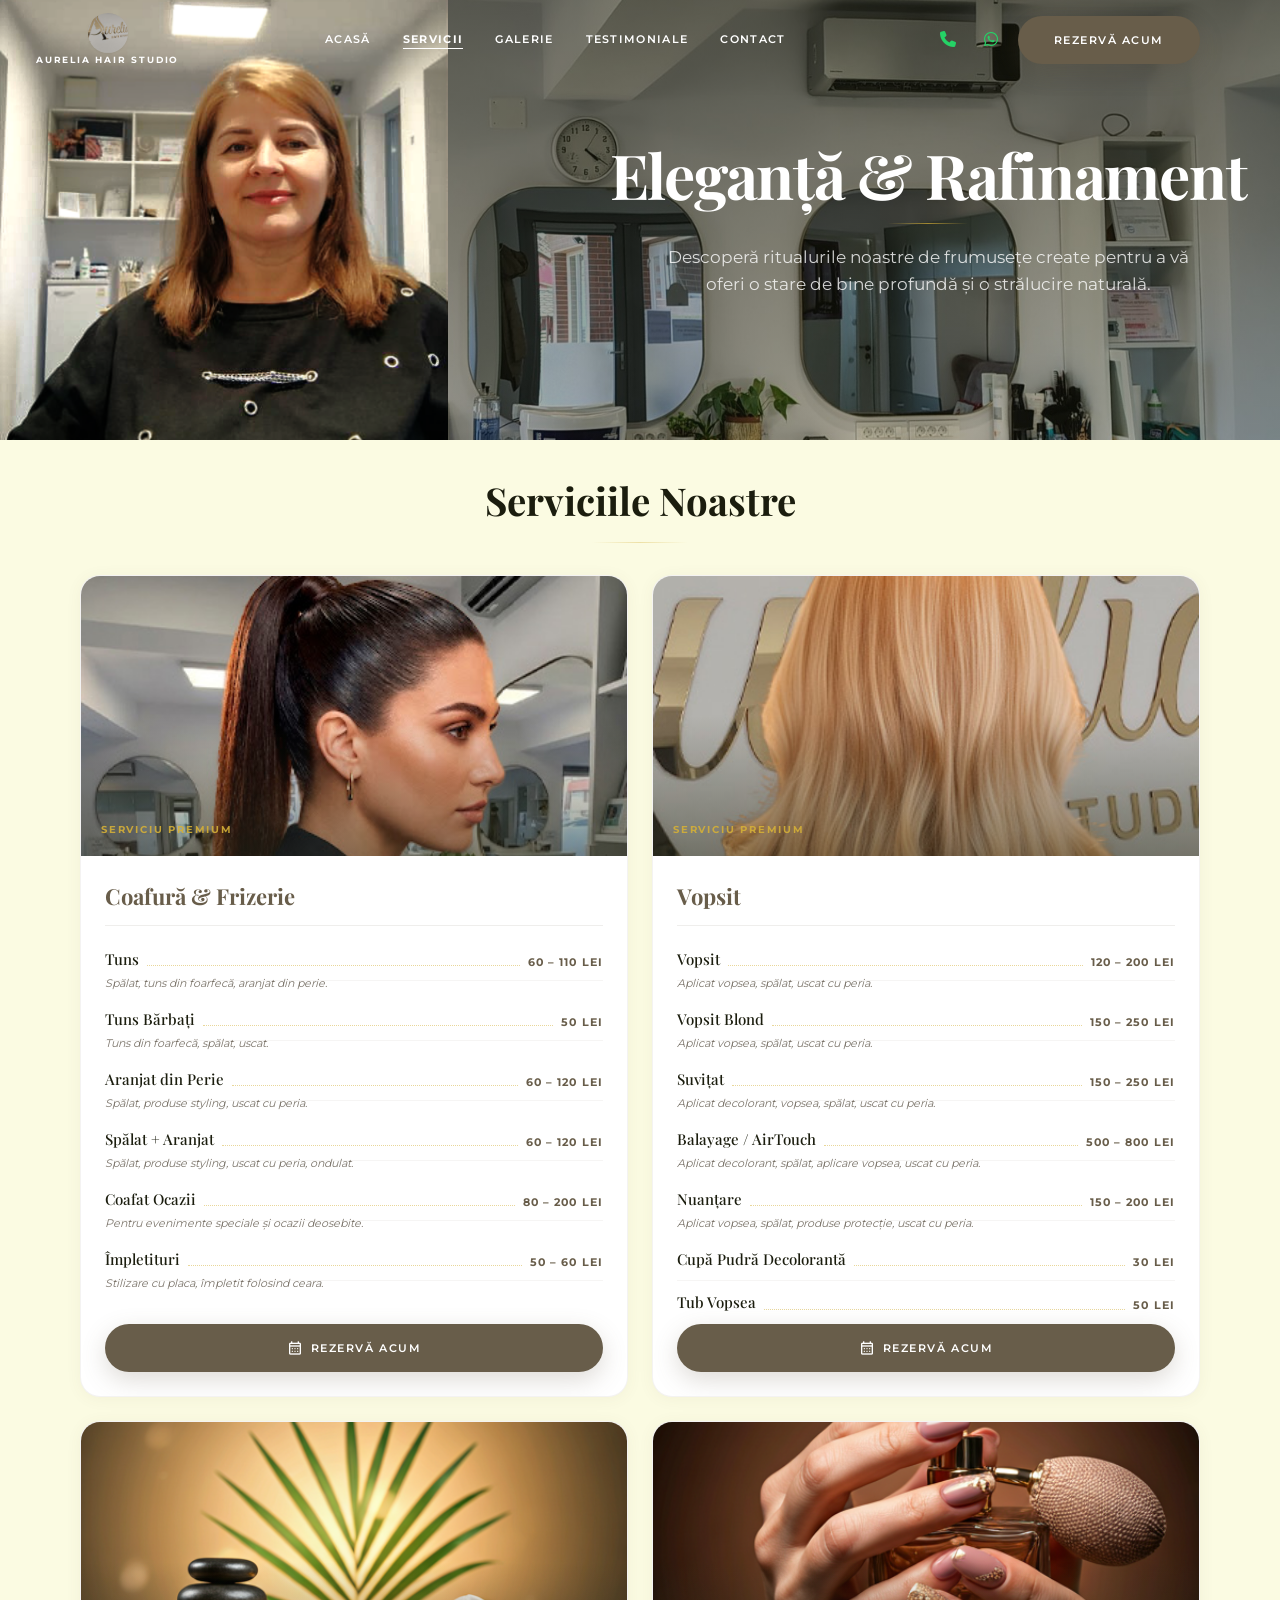
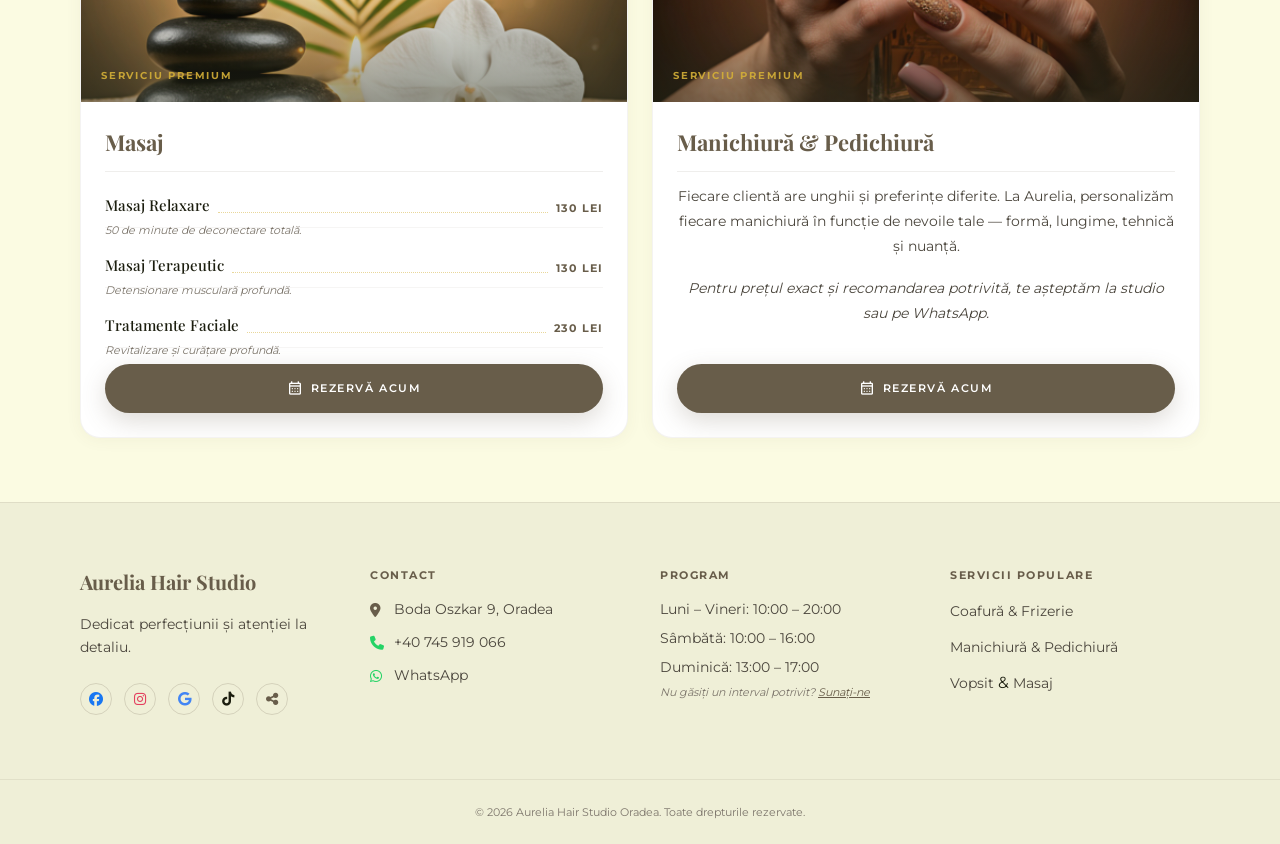
<file: Servicii.html>
<!DOCTYPE html>
<html class="light" lang="ro">
<head>
<meta charset="utf-8"/>
<meta content="width=device-width, initial-scale=1.0" name="viewport"/>
<title>Servicii – Aurelia Hair Studio Oradea | Coafură, Vopsit, Manichiură, Masaj</title>
<meta name="description" content="Descoperă meniul complet de servicii Aurelia Hair Studio: coafură, vopsit, manichiură, pedichiură și masaj în Oradea."/>
<script src="js/tailwind.min.js"></script>
<link href="css/fonts.css" rel="stylesheet"/>
<link href="css/material-symbols.css" rel="stylesheet"/>
<link rel="stylesheet" href="css/fontawesome.min.css"/>
<script type="application/ld+json">
{
  "@context": "https://schema.org",
  "@type": "HairSalon",
  "@id": "https://AureliaHairStudio.ro",
  "name": "Aurelia Hair Studio",
  "description": "Coafură, manichiură, masaj și tratamente de lux în Oradea.",
  "image": "https://AureliaHairStudio.ro/images/Logo1.jpg",
  "url": "https://AureliaHairStudio.ro",
  "telephone": "+40-745-919-066",
  "email": "contact@aureliahairstudio.ro",
  "address": {
    "@type": "PostalAddress",
    "streetAddress": "Boda Oszkar 9",
    "addressLocality": "Oradea",
    "addressRegion": "Bihor",
    "postalCode": "410047",
    "addressCountry": "RO"
  },
  "geo": {
    "@type": "GeoCoordinates",
    "latitude": 47.0261015,
    "longitude": 21.9328077
  },
  "openingHoursSpecification": [
    {
      "@type": "OpeningHoursSpecification",
      "dayOfWeek": ["Monday", "Tuesday", "Wednesday", "Thursday", "Friday"],
      "opens": "10:00",
      "closes": "20:00"
    },
    {
      "@type": "OpeningHoursSpecification",
      "dayOfWeek": "Saturday",
      "opens": "10:00",
      "closes": "16:00"
    },
    {
      "@type": "OpeningHoursSpecification",
      "dayOfWeek": "Sunday",
      "opens": "13:00",
      "closes": "17:00"
    }
  ],
  "priceRange": "$$",
  "areaServed": {
    "@type": "City",
    "name": "Oradea"
  },
  "sameAs": [
    "https://www.facebook.com/profile.php?id=61572801821095",
    "https://www.instagram.com/aureliamoga749",
    "https://www.tiktok.com/@aurelia.moga46"
  ],
  "hasOfferCatalog": {
    "@type": "OfferCatalog",
    "name": "Servicii Aurelia Hair Studio",
    "itemListElement": [
      {
        "@type": "Offer",
        "itemOffered": {
          "@type": "Service",
          "name": "Coafură & Frizerie",
          "description": "Tuns, aranjat din perie, coafat ocazii, împletituri"
        }
      },
      {
        "@type": "Offer",
        "itemOffered": {
          "@type": "Service",
          "name": "Vopsit",
          "description": "Vopsit, balayage, airtouch, suvițat, nuanțare"
        }
      },
      {
        "@type": "Offer",
        "itemOffered": {
          "@type": "Service",
          "name": "Masaj",
          "description": "Masaj relaxare, masaj terapeutic, tratamente faciale"
        }
      },
      {
        "@type": "Offer",
        "itemOffered": {
          "@type": "Service",
          "name": "Manichiură & Pedichiură",
          "description": "Manichiură simplă, semi-permanentă, gel"
        }
      }
    ]
  },
  "aggregateRating": {
    "@type": "AggregateRating",
    "ratingValue": "4.9",
    "bestRating": "5",
    "ratingCount": "500"
  }
}
</script>
<script id="tailwind-config">
  tailwind.config={darkMode:"class",theme:{extend:{colors:{"gold":"#D4AF37","background":"#fbfbe2","surface-container":"#efefd7","surface-container-low":"#f5f5dc","surface":"#fbfbe2","primary":"#685d4a","on-primary":"#ffffff","primary-container":"#f7e7ce","on-primary-container":"#726753","on-surface":"#1b1d0e","on-surface-variant":"#4b463d","primary-fixed":"#f0e0c8","outline":"#7d766c","secondary":"#7b5455","secondary-container":"#fecbcb"},spacing:{"section-gap":"120px","margin-desktop":"80px","margin-mobile":"20px"}}}}
</script>
<style>
  :root{--gold:#D4AF37;--primary:#685d4a;}
  *{box-sizing:border-box;}
  html{scroll-behavior:smooth;}
  body{font-family:'Montserrat',sans-serif;background:#fbfbe2;color:#1b1d0e;overflow-x:hidden;}
  .nav-link{font-family:'Montserrat',sans-serif;font-size:11px;font-weight:600;letter-spacing:0.12em;text-transform:uppercase;color:#4b463d;transition:color 0.3s;position:relative;padding-bottom:2px;}
  .nav-link::after{content:'';position:absolute;bottom:0;left:0;width:100%;height:1px;background:var(--gold);transform:scaleX(0);transform-origin:left;transition:transform 0.3s;}
  .nav-link:hover::after,.nav-link.active::after{transform:scaleX(1);}
  .nav-link:hover,.nav-link.active{color:var(--primary);}
  .nav-link.active{font-weight:700;}
  #site-header:not(.scrolled) .nav-link,
  #site-header:not(.scrolled) .nav-link.active{color:#fff;}
  #site-header:not(.scrolled) .nav-link::after{background:#fff;}
  #site-header:not(.scrolled) .nav-link:hover{color:rgba(255,255,255,0.75);}
  .brand-label{color:var(--primary);}
  #site-header:not(.scrolled) .brand-label{color:#fff;}
  .gold-line{height:1px;background:linear-gradient(90deg,transparent,var(--gold),transparent);opacity:0.35;}
  .eyebrow{font-family:'Montserrat',sans-serif;font-size:11px;font-weight:600;letter-spacing:0.18em;text-transform:uppercase;color:var(--gold);display:block;margin-bottom:0.75rem;}
  #mobile-menu{position:fixed;inset:0;background:rgba(251,251,226,0.97);backdrop-filter:blur(20px);z-index:200;display:flex;flex-direction:column;align-items:center;justify-content:center;gap:2rem;transform:translateX(100%);transition:transform 0.4s cubic-bezier(.77,0,.18,1);}
  #mobile-menu.open{transform:translateX(0);}
  .mobile-nav-link{font-family:'Playfair Display',serif;font-size:2rem;font-weight:600;color:var(--primary);transition:opacity 0.2s;}
  .mobile-nav-link:hover{opacity:0.7;}
  .btn-primary{display:inline-flex;align-items:center;gap:0.5rem;background:var(--primary);color:#fff;font-family:'Montserrat',sans-serif;font-size:11px;font-weight:600;letter-spacing:0.14em;text-transform:uppercase;padding:1rem 2.25rem;border-radius:9999px;transition:all 0.3s;box-shadow:0 8px 24px rgba(104,93,74,0.22);}
  .btn-primary:hover{background:#574e3d;transform:translateY(-2px);box-shadow:0 16px 40px rgba(104,93,74,0.32);}

  /* SERVICE CARDS */
  .service-card{background:#fff;border-radius:1.25rem;overflow:hidden;box-shadow:0 2px 16px rgba(104,93,74,0.06);border:1px solid rgba(104,93,74,0.07);transition:transform 0.4s cubic-bezier(.2,0,.2,1),box-shadow 0.4s;scroll-margin-top:100px;display:flex;flex-direction:column;}
  .service-card:hover{transform:translateY(-6px);box-shadow:0 24px 48px rgba(104,93,74,0.12);}
  .service-card-img{width:100%;height:280px;object-fit:cover;display:block;transition:transform 0.6s cubic-bezier(.2,0,.2,1);}
  .service-card:hover .service-card-img{transform:scale(1.05);}
  .service-card-img-wrapper{overflow:hidden;position:relative;}

  /* TARGET HIGHLIGHT */
  .service-card:target{animation:target-glow 2.5s ease-out;}
  @keyframes target-glow{0%{box-shadow:0 0 0 0 rgba(212,175,55,0.5),0 0 0 0 rgba(212,175,55,0.3);}20%{box-shadow:0 0 0 6px rgba(212,175,55,0.15),0 0 0 12px rgba(212,175,55,0.06);}100%{box-shadow:0 0 0 0 rgba(212,175,55,0),0 0 0 0 rgba(212,175,55,0);}}

  /* SERVICE LIST */
  .service-row{display:flex;align-items:flex-end;gap:8px;padding:10px 0;border-bottom:1px solid rgba(104,93,74,0.06);}
  .service-row:last-child{border-bottom:none;}
  .service-name{font-family:'Playfair Display',serif;font-size:15px;font-weight:500;color:#1b1d0e;white-space:nowrap;}
  .service-leader{flex:1;border-bottom:1px dotted rgba(212,175,55,0.5);margin-bottom:4px;}
  .service-price{font-family:'Montserrat',sans-serif;font-size:11px;font-weight:700;letter-spacing:0.1em;text-transform:uppercase;color:var(--primary);white-space:nowrap;}
  .service-desc{font-family:'Montserrat',sans-serif;font-size:11px;font-style:italic;color:#7d766c;margin-top:2px;}

  /* REVEAL */
  .reveal{opacity:0;transform:translateY(24px);transition:opacity 0.75s cubic-bezier(.2,0,.2,1),transform 0.75s cubic-bezier(.2,0,.2,1);}
  .reveal.visible{opacity:1;transform:translateY(0);}
  .delay-100{transition-delay:0.1s;}.delay-200{transition-delay:0.2s;}.delay-300{transition-delay:0.3s;}
  footer a:hover{color:var(--primary);}
  .skip-link{position:absolute;top:-100%;left:50%;transform:translateX(-50%);background:var(--primary);color:#fff;padding:12px 24px;border-radius:0 0 8px 8px;font-family:'Montserrat',sans-serif;font-size:13px;font-weight:600;z-index:9999;text-decoration:none;transition:top 0.2s;}.skip-link:focus{top:0;}
</style>
</head>
<body>
<a href="#main-content" class="skip-link">Salt la conținut</a>

<!-- MOBILE MENU -->
<div id="mobile-menu" role="dialog" aria-label="Meniu principal">
  <button id="close-menu" class="absolute top-6 right-6 p-2 text-primary" aria-label="Închide meniu">
    <span class="material-symbols-outlined text-3xl">close</span>
  </button>
  <a class="mobile-nav-link" href="index.html">Acasă</a>
  <a class="mobile-nav-link active" href="Servicii.html">Servicii</a>
  <a class="mobile-nav-link" href="Galerie.html">Galerie</a>
  <a class="mobile-nav-link" href="Testimoniale.html">Testimoniale</a>
  <a class="mobile-nav-link" href="Contact.html">Contact</a>
  <a href="Rezervari.html" class="btn-primary mt-4">Rezervă acum</a>
</div>

<!-- HEADER -->
<header id="site-header" class="fixed top-0 left-0 right-0 z-50" style="background:rgba(251,251,226,0);transition:all 0.3s;">
  <div class="flex justify-between items-center max-w-[1280px] mx-auto px-6 md:px-margin-desktop h-20">
    <a href="index.html" class="flex flex-col items-center flex-shrink-0" style="margin-left:-44px;">
      <img src="images/Logo1.jpg" alt="Aurelia Hair Studio" class="h-10 w-10 rounded-full object-cover shadow-sm"/>
      <span class="brand-label" style="font-family:'Montserrat';font-size:9px;font-weight:700;letter-spacing:0.2em;text-transform:uppercase;">Aurelia Hair Studio</span>
    </a>
    <nav class="hidden md:flex items-center space-x-8">
      <a class="nav-link" href="index.html">Acasă</a>
      <a class="nav-link active" href="Servicii.html">Servicii</a>
      <a class="nav-link" href="Galerie.html">Galerie</a>
      <a class="nav-link" href="Testimoniale.html">Testimoniale</a>
      <a class="nav-link" href="Contact.html">Contact</a>
    </nav>
    <div class="hidden md:flex items-center gap-3">
      <a href="tel:+40745919066" class="p-2 hover:text-primary transition-colors" aria-label="Sună-ne"><i class="fa-solid fa-phone" style="color:#25D366"></i></a>
      <a href="https://wa.me/40745919066" target="_blank" rel="noopener noreferrer" class="p-2 hover:text-primary transition-colors" aria-label="WhatsApp"><i class="fa-brands fa-whatsapp" style="color:#25D366"></i></a>
      <a href="Rezervari.html" class="btn-primary">Rezervă acum</a>
    </div>
    <button id="open-menu" class="md:hidden p-2 text-primary" aria-label="Deschide meniu">
      <span class="material-symbols-outlined text-2xl">menu</span>
    </button>
  </div>
</header>

<main id="main-content">
<!-- HERO SPLIT -->
<section class="relative overflow-hidden">
  <!-- Mobile -->
  <div class="md:hidden relative h-[600px]">
    <img src="images/Scaune.jpg" alt="Salon Aurelia Hair Studio" class="absolute inset-0 w-full h-full object-cover" loading="eager"/>
    <div style="position:absolute;inset:0;background:linear-gradient(to bottom,rgba(27,29,14,0.50) 0%,rgba(27,29,14,0.35) 100%);"></div>
    <div class="absolute left-0 top-0 w-1/2 h-full">
      <img src="images/Aurelia.png" alt="Aurelia – fondatoarea salonului" class="w-full h-full object-cover object-[center_20%]" loading="eager"/>
    </div>
    <div class="absolute inset-y-0 right-0 w-1/2 flex items-center justify-center">
      <div class="text-center px-4">
        <h1 style="font-family:'Playfair Display',serif;font-size:clamp(26px,4vw,36px);font-weight:700;color:#fff;line-height:1.05;letter-spacing:-0.02em;margin-bottom:1rem;">Eleganță & Rafinament</h1>
        <div style="height:1px;width:80px;background:linear-gradient(90deg,transparent,rgba(212,175,55,0.7),transparent);margin:0 auto 1.25rem;"></div>
        <p style="font-family:'Montserrat',sans-serif;font-size:13px;color:rgba(255,255,255,0.8);max-width:360px;margin:0 auto;line-height:1.6;">Descoperă ritualurile noastre de frumusețe create pentru a vă oferi o stare de bine profundă și o strălucire naturală.</p>
      </div>
    </div>
  </div>
  <!-- Desktop -->
  <div class="hidden md:block relative h-[440px]">
    <img src="images/Scaune.jpg" alt="Salon Aurelia Hair Studio" class="absolute inset-0 w-full h-full object-cover" loading="eager"/>
    <div style="position:absolute;inset:0;background:linear-gradient(to bottom,rgba(27,29,14,0.50) 0%,rgba(27,29,14,0.35) 100%);"></div>
    <div class="absolute left-0 top-0 w-[35%] h-full">
      <img src="images/Aurelia.png" alt="Aurelia – fondatoarea salonului" class="w-full h-full object-cover object-[center_20%]" loading="eager"/>
    </div>
    <div class="absolute inset-y-0 right-0 w-[55%] flex items-center justify-center">
      <div class="text-center px-6">
        <h1 style="font-family:'Playfair Display',serif;font-size:clamp(36px,5vw,62px);font-weight:700;color:#fff;line-height:1.05;letter-spacing:-0.02em;margin-bottom:1rem;">Eleganță & Rafinament</h1>
        <div style="height:1px;width:80px;background:linear-gradient(90deg,transparent,rgba(212,175,55,0.7),transparent);margin:0 auto 1.25rem;"></div>
        <p style="font-family:'Montserrat',sans-serif;font-size:17px;color:rgba(255,255,255,0.8);max-width:560px;margin:0 auto;line-height:1.6;">Descoperă ritualurile noastre de frumusețe create pentru a vă oferi o stare de bine profundă și o strălucire naturală.</p>
      </div>
    </div>
  </div>
</section>

<!-- ═══════════════════ SERVICES 2×2 GRID ═══════════════════ -->
<section class="pt-8 pb-16 bg-background">
  <div class="max-w-[1280px] mx-auto px-6 md:px-margin-desktop">
    <div class="text-center mb-8 reveal">
      <h2 style="font-family:'Playfair Display',serif;font-size:clamp(26px,3vw,40px);font-weight:700;color:#1b1d0e;">Serviciile Noastre</h2>
      <div class="gold-line w-24 mx-auto mt-3"></div>
    </div>

    <div class="grid grid-cols-1 md:grid-cols-2 gap-6">

      <!-- ═══ 1. COAFURĂ & FRIZERIE ═══ -->
      <div id="coafura" class="service-card reveal">
        <div class="service-card-img-wrapper">
          <img class="service-card-img" src="images/Morena01.jpg" alt="Coafură și frizerie" style="object-position:center 25%;"/>
          <div style="position:absolute;inset:0;background:linear-gradient(to top,rgba(48,50,33,0.5) 0%,transparent 50%);"></div>
          <div style="position:absolute;bottom:16px;left:20px;right:20px;">
            <span style="font-family:'Montserrat';font-size:10px;font-weight:700;letter-spacing:0.18em;text-transform:uppercase;color:rgba(212,175,55,0.9);">Serviciu Premium</span>
          </div>
        </div>
        <div style="padding:1.5rem;flex:1;display:flex;flex-direction:column;">
          <h2 style="font-family:'Playfair Display',serif;font-size:22px;font-weight:700;color:var(--primary);margin-bottom:0.75rem;padding-bottom:0.75rem;border-bottom:1px solid rgba(104,93,74,0.1);">Coafură & Frizerie</h2>
          <div style="flex:1;">
            <div class="service-row">
              <span class="service-name">Tuns</span>
              <div class="service-leader"></div>
              <span class="service-price">60 – 110 lei</span>
            </div>
            <div class="service-desc" style="margin-top:-6px;padding-bottom:6px;">Spălat, tuns din foarfecă, aranjat din perie.</div>

            <div class="service-row">
              <span class="service-name">Tuns Bărbați</span>
              <div class="service-leader"></div>
              <span class="service-price">50 lei</span>
            </div>
            <div class="service-desc" style="margin-top:-6px;padding-bottom:6px;">Tuns din foarfecă, spălat, uscat.</div>

            <div class="service-row">
              <span class="service-name">Aranjat din Perie</span>
              <div class="service-leader"></div>
              <span class="service-price">60 – 120 lei</span>
            </div>
            <div class="service-desc" style="margin-top:-6px;padding-bottom:6px;">Spălat, produse styling, uscat cu peria.</div>

            <div class="service-row">
              <span class="service-name">Spălat + Aranjat</span>
              <div class="service-leader"></div>
              <span class="service-price">60 – 120 lei</span>
            </div>
            <div class="service-desc" style="margin-top:-6px;padding-bottom:6px;">Spălat, produse styling, uscat cu peria, ondulat.</div>

            <div class="service-row">
              <span class="service-name">Coafat Ocazii</span>
              <div class="service-leader"></div>
              <span class="service-price">80 – 200 lei</span>
            </div>
            <div class="service-desc" style="margin-top:-6px;padding-bottom:6px;">Pentru evenimente speciale și ocazii deosebite.</div>

            <div class="service-row">
              <span class="service-name">Împletituri</span>
              <div class="service-leader"></div>
              <span class="service-price">50 – 60 lei</span>
            </div>
            <div class="service-desc" style="margin-top:-6px;padding-bottom:6px;">Stilizare cu placa, împletit folosind ceara.</div>
          </div>
          <a href="Rezervari.html" class="btn-primary" style="width:100%;justify-content:center;margin-top:auto;">
            <span class="material-symbols-outlined" style="font-size:16px">calendar_month</span>
            Rezervă Acum
          </a>
        </div>
      </div>

      <!-- ═══ 2. VOPSIT ═══ -->
      <div id="vopsit" class="service-card reveal delay-100">
        <div class="service-card-img-wrapper">
          <img class="service-card-img" src="images/Blonda1.jpg" alt="Vopsit și colorare" style="object-position:center 30%;"/>
          <div style="position:absolute;inset:0;background:linear-gradient(to top,rgba(48,50,33,0.5) 0%,transparent 50%);"></div>
          <div style="position:absolute;bottom:16px;left:20px;right:20px;">
            <span style="font-family:'Montserrat';font-size:10px;font-weight:700;letter-spacing:0.18em;text-transform:uppercase;color:rgba(212,175,55,0.9);">Serviciu Premium</span>
          </div>
        </div>
        <div style="padding:1.5rem;flex:1;display:flex;flex-direction:column;">
          <h2 style="font-family:'Playfair Display',serif;font-size:22px;font-weight:700;color:var(--primary);margin-bottom:0.75rem;padding-bottom:0.75rem;border-bottom:1px solid rgba(104,93,74,0.1);">Vopsit</h2>
          <div style="flex:1;">
            <div class="service-row">
              <span class="service-name">Vopsit</span>
              <div class="service-leader"></div>
              <span class="service-price">120 – 200 lei</span>
            </div>
            <div class="service-desc" style="margin-top:-6px;padding-bottom:6px;">Aplicat vopsea, spălat, uscat cu peria.</div>

            <div class="service-row">
              <span class="service-name">Vopsit Blond</span>
              <div class="service-leader"></div>
              <span class="service-price">150 – 250 lei</span>
            </div>
            <div class="service-desc" style="margin-top:-6px;padding-bottom:6px;">Aplicat vopsea, spălat, uscat cu peria.</div>

            <div class="service-row">
              <span class="service-name">Suvițat</span>
              <div class="service-leader"></div>
              <span class="service-price">150 – 250 lei</span>
            </div>
            <div class="service-desc" style="margin-top:-6px;padding-bottom:6px;">Aplicat decolorant, vopsea, spălat, uscat cu peria.</div>

            <div class="service-row">
              <span class="service-name">Balayage / AirTouch</span>
              <div class="service-leader"></div>
              <span class="service-price">500 – 800 lei</span>
            </div>
            <div class="service-desc" style="margin-top:-6px;padding-bottom:6px;">Aplicat decolorant, spălat, aplicare vopsea, uscat cu peria.</div>

            <div class="service-row">
              <span class="service-name">Nuanțare</span>
              <div class="service-leader"></div>
              <span class="service-price">150 – 200 lei</span>
            </div>
            <div class="service-desc" style="margin-top:-6px;padding-bottom:6px;">Aplicat vopsea, spălat, produse protecție, uscat cu peria.</div>

            <div class="service-row">
              <span class="service-name">Cupă Pudră Decolorantă</span>
              <div class="service-leader"></div>
              <span class="service-price">30 lei</span>
            </div>

            <div class="service-row">
              <span class="service-name">Tub Vopsea</span>
              <div class="service-leader"></div>
              <span class="service-price">50 lei</span>
            </div>
          </div>
          <a href="Rezervari.html" class="btn-primary" style="width:100%;justify-content:center;margin-top:auto;">
            <span class="material-symbols-outlined" style="font-size:16px">calendar_month</span>
            Rezervă Acum
          </a>
        </div>
      </div>

      <!-- ═══ 3. MASAJ ═══ -->
      <div id="masaj" class="service-card reveal delay-200">
        <div class="service-card-img-wrapper">
          <img class="service-card-img" src="images/aida_img025.jpg" alt="Masaj și relaxare"/>
          <div style="position:absolute;inset:0;background:linear-gradient(to top,rgba(48,50,33,0.5) 0%,transparent 50%);"></div>
          <div style="position:absolute;bottom:16px;left:20px;right:20px;">
            <span style="font-family:'Montserrat';font-size:10px;font-weight:700;letter-spacing:0.18em;text-transform:uppercase;color:rgba(212,175,55,0.9);">Serviciu Premium</span>
          </div>
        </div>
        <div style="padding:1.5rem;flex:1;display:flex;flex-direction:column;">
          <h2 style="font-family:'Playfair Display',serif;font-size:22px;font-weight:700;color:var(--primary);margin-bottom:0.75rem;padding-bottom:0.75rem;border-bottom:1px solid rgba(104,93,74,0.1);">Masaj</h2>
          <div style="flex:1;">
            <div class="service-row">
              <span class="service-name">Masaj Relaxare</span>
              <div class="service-leader"></div>
              <span class="service-price">130 lei</span>
            </div>
            <div class="service-desc" style="margin-top:-6px;padding-bottom:6px;">50 de minute de deconectare totală.</div>

            <div class="service-row">
              <span class="service-name">Masaj Terapeutic</span>
              <div class="service-leader"></div>
              <span class="service-price">130 lei</span>
            </div>
            <div class="service-desc" style="margin-top:-6px;padding-bottom:6px;">Detensionare musculară profundă.</div>

            <div class="service-row">
              <span class="service-name">Tratamente Faciale</span>
              <div class="service-leader"></div>
              <span class="service-price">230 lei</span>
            </div>
            <div class="service-desc" style="margin-top:-6px;padding-bottom:6px;">Revitalizare și curățare profundă.</div>
          </div>
          <a href="Rezervari.html" class="btn-primary" style="width:100%;justify-content:center;margin-top:auto;">
            <span class="material-symbols-outlined" style="font-size:16px">calendar_month</span>
            Rezervă Acum
          </a>
        </div>
      </div>

      <!-- ═══ 4. MANICHIURĂ & PEDICHIURĂ ═══ -->
      <div id="manichiura" class="service-card reveal delay-300">
        <div class="service-card-img-wrapper">
          <img class="service-card-img" src="images/aida_img018.jpg" alt="Manichiură și pedichiură"/>
          <div style="position:absolute;inset:0;background:linear-gradient(to top,rgba(48,50,33,0.5) 0%,transparent 50%);"></div>
          <div style="position:absolute;bottom:16px;left:20px;right:20px;">
            <span style="font-family:'Montserrat';font-size:10px;font-weight:700;letter-spacing:0.18em;text-transform:uppercase;color:rgba(212,175,55,0.9);">Serviciu Premium</span>
          </div>
        </div>
        <div style="padding:1.5rem;flex:1;display:flex;flex-direction:column;">
          <h2 style="font-family:'Playfair Display',serif;font-size:22px;font-weight:700;color:var(--primary);margin-bottom:0.75rem;padding-bottom:0.75rem;border-bottom:1px solid rgba(104,93,74,0.1);">Manichiură & Pedichiură</h2>
          <div style="text-align:center;flex:1;">
            <p style="font-family:'Montserrat',sans-serif;font-size:14px;line-height:1.8;color:#4b463d;margin-bottom:1rem;">Fiecare clientă are unghii și preferințe diferite. La Aurelia, personalizăm fiecare manichiură în funcție de nevoile tale — formă, lungime, tehnică și nuanță.</p>
            <p style="font-family:'Montserrat',sans-serif;font-size:14px;line-height:1.8;color:#4b463d;font-style:italic;">Pentru prețul exact și recomandarea potrivită, te așteptăm la studio sau pe WhatsApp.</p>
          </div>
          <a href="Rezervari.html" class="btn-primary" style="width:100%;justify-content:center;margin-top:auto;">
            <span class="material-symbols-outlined" style="font-size:16px">calendar_month</span>
            Rezervă Acum
          </a>
        </div>
      </div>

    </div>
  </div>
</section>

</main>

<!-- FOOTER -->
<footer style="background:#efefd7;border-top:1px solid rgba(104,93,74,0.12);">
  <nav aria-label="Navigare footer" class="max-w-[1280px] mx-auto px-6 md:px-margin-desktop py-16">
    <div class="grid grid-cols-1 md:grid-cols-4 gap-10">
      <div class="space-y-4">
        <div style="font-family:'Playfair Display',serif;font-size:20px;font-weight:700;color:var(--primary);">Aurelia Hair Studio</div>
        <p style="font-family:'Montserrat',sans-serif;font-size:14px;line-height:1.65;color:#4b463d;">Dedicat perfecțiunii și atenției la detaliu.</p>
        <div class="flex gap-3 pt-2">
          <a href="https://www.facebook.com/profile.php?id=61572801821095" target="_blank" rel="noopener noreferrer" class="w-8 h-8 rounded-full flex items-center justify-center transition-colors" style="border:1px solid rgba(104,93,74,0.2)"><i class="fa-brands fa-facebook text-sm" style="color:#1877F2"></i></a>
          <a href="https://www.instagram.com/aureliamoga749?igsh=M29ramxvZG9yc3p6" target="_blank" rel="noopener noreferrer" class="w-8 h-8 rounded-full flex items-center justify-center transition-colors" style="border:1px solid rgba(104,93,74,0.2)"><i class="fa-brands fa-instagram text-sm" style="color:#E4405F"></i></a>
          <a href="https://www.google.com/maps/search/?api=1&query=Aurelia+Hair+Studio+Boda+Oszkar+9+Oradea" target="_blank" rel="noopener noreferrer" class="w-8 h-8 rounded-full flex items-center justify-center transition-colors" style="border:1px solid rgba(104,93,74,0.2)"><i class="fa-brands fa-google text-sm" style="color:#4285F4"></i></a>
          <a href="https://www.tiktok.com/@aurelia.moga46?_r=1&_t=ZN-96ePt0rUFc6" target="_blank" rel="noopener noreferrer" class="w-8 h-8 rounded-full flex items-center justify-center transition-colors" style="border:1px solid rgba(104,93,74,0.2)"><i class="fa-brands fa-tiktok text-sm"></i></a>
          <button onclick="sharePage()" class="w-8 h-8 rounded-full flex items-center justify-center transition-colors cursor-pointer" style="border:1px solid rgba(104,93,74,0.2)" title="Compartir" aria-label="Compartir pagina"><i class="fa-solid fa-share-nodes text-sm" style="color:var(--primary)"></i></button>
        </div>
      </div>
      <div class="space-y-4">
        <h4 style="font-family:'Montserrat';font-size:11px;font-weight:700;letter-spacing:0.14em;text-transform:uppercase;color:var(--primary);">Contact</h4>
        <ul class="space-y-3">
          <li><a href="Contact.html" style="font-family:'Montserrat';font-size:14px;color:#4b463d;display:flex;align-items:center;gap:8px;"><i class="fa-solid fa-location-dot" style="color:var(--primary);width:16px;"></i> Boda Oszkar 9, Oradea</a></li>
          <li><a href="tel:+40745919066" style="font-family:'Montserrat';font-size:14px;color:#4b463d;display:flex;align-items:center;gap:8px;"><i class="fa-solid fa-phone" style="color:#25D366;width:16px;"></i> +40 745 919 066</a></li>
          <li><a href="https://wa.me/40745919066" target="_blank" rel="noopener noreferrer" style="font-family:'Montserrat';font-size:14px;color:#4b463d;display:flex;align-items:center;gap:8px;"><i class="fa-brands fa-whatsapp" style="color:#25D366;width:16px;"></i> WhatsApp</a></li>
        </ul>
      </div>
      <div class="space-y-4">
        <h4 style="font-family:'Montserrat';font-size:11px;font-weight:700;letter-spacing:0.14em;text-transform:uppercase;color:var(--primary);">Program</h4>
        <ul class="space-y-2" style="font-family:'Montserrat';font-size:14px;color:#4b463d;">
          <li>Luni – Vineri: 10:00 – 20:00</li>
          <li>Sâmbătă: 10:00 – 16:00</li>
          <li>Duminică: 13:00 – 17:00</li>
        </ul>
        <p style="font-family:'Montserrat';font-size:11px;color:#7d766c;font-style:italic;margin-top:6px;">Nu găsiți un interval potrivit? <a href="tel:+40745919066" style="text-decoration:underline;color:var(--primary);">Sunați-ne</a></p>
      </div>
      <div class="space-y-4">
        <h4 style="font-family:'Montserrat';font-size:11px;font-weight:700;letter-spacing:0.14em;text-transform:uppercase;color:var(--primary);">Servicii Populare</h4>
        <ul class="space-y-3">
          <li><a href="Servicii.html#coafura" style="font-family:'Montserrat';font-size:14px;color:#4b463d;">Coafură &amp; Frizerie</a></li>
          <li><a href="Servicii.html#manichiura" style="font-family:'Montserrat';font-size:14px;color:#4b463d;">Manichiură &amp; Pedichiură</a></li>
          <li><a href="Servicii.html#vopsit" style="font-family:'Montserrat';font-size:14px;color:#4b463d;">Vopsit</a> &amp; <a href="Servicii.html#masaj" style="font-family:'Montserrat';font-size:14px;color:#4b463d;">Masaj</a></li>
        </ul>
      </div>
    </div>
  </nav>
  <div style="border-top:1px solid rgba(104,93,74,0.1);">
    <div class="max-w-[1280px] mx-auto px-6 md:px-margin-desktop py-6 text-center">
      <p style="font-family:'Montserrat';font-size:11px;color:#7d766c;">© <span id="copyright-year"></span> Aurelia Hair Studio Oradea. Toate drepturile rezervate.</p>
    </div>
  </div>
</footer>

<!-- FAB Mobile -->
<a href="Rezervari.html" class="fixed bottom-6 right-6 w-14 h-14 bg-primary text-white rounded-full flex items-center justify-center shadow-xl md:hidden z-40" style="box-shadow:0 8px 24px rgba(104,93,74,0.4);">
  <span class="material-symbols-outlined" style="font-variation-settings:'FILL' 1;">calendar_month</span>
</a>

<script>
  const header = document.getElementById('site-header');
  window.addEventListener('scroll', () => {
    if (window.scrollY > 60) {
      header.classList.add('scrolled');
      header.style.background = 'rgba(251,251,226,0.96)';
      header.style.backdropFilter = 'blur(18px)';
      header.style.borderBottom = '1px solid rgba(104,93,74,0.12)';
      header.style.boxShadow = '0 4px 24px rgba(104,93,74,0.08)';
    } else {
      header.classList.remove('scrolled');
      header.style.background = '';
      header.style.backdropFilter = '';
      header.style.borderBottom = '';
      header.style.boxShadow = '';
    }
  }, {passive:true});

  document.getElementById('open-menu').addEventListener('click', () => {
    document.getElementById('mobile-menu').classList.add('open');
    document.body.style.overflow = 'hidden';
  });
  document.getElementById('close-menu').addEventListener('click', () => {
    document.getElementById('mobile-menu').classList.remove('open');
    document.body.style.overflow = '';
  });

  const revealEls = document.querySelectorAll('.reveal');
  const observer = new IntersectionObserver(entries => {
    entries.forEach(e => { if (e.isIntersecting) e.target.classList.add('visible'); });
  }, { threshold: 0.08 });
  revealEls.forEach(el => observer.observe(el));

  document.getElementById('copyright-year').textContent = new Date().getFullYear();

  function sharePage() {
    if (navigator.share) {
      navigator.share({ title: 'Aurelia Hair Studio', url: window.location.href }).catch(function(){});
    } else {
      navigator.clipboard.writeText(window.location.href).then(function() {
        var t = document.createElement('div');
        t.textContent = 'Link copiat!';
        t.style.cssText = 'position:fixed;bottom:24px;left:50%;transform:translateX(-50%);background:var(--primary);color:#fff;padding:10px 24px;border-radius:8px;font-family:Montserrat,sans-serif;font-size:14px;z-index:9999;opacity:0;transition:opacity 0.3s';
        document.body.appendChild(t);
        requestAnimationFrame(function(){ t.style.opacity = '1'; });
        setTimeout(function(){ t.style.opacity = '0'; setTimeout(function(){ t.remove(); }, 300); }, 2000);
      });
    }
  }
</script>
</body>
</html>
</file>
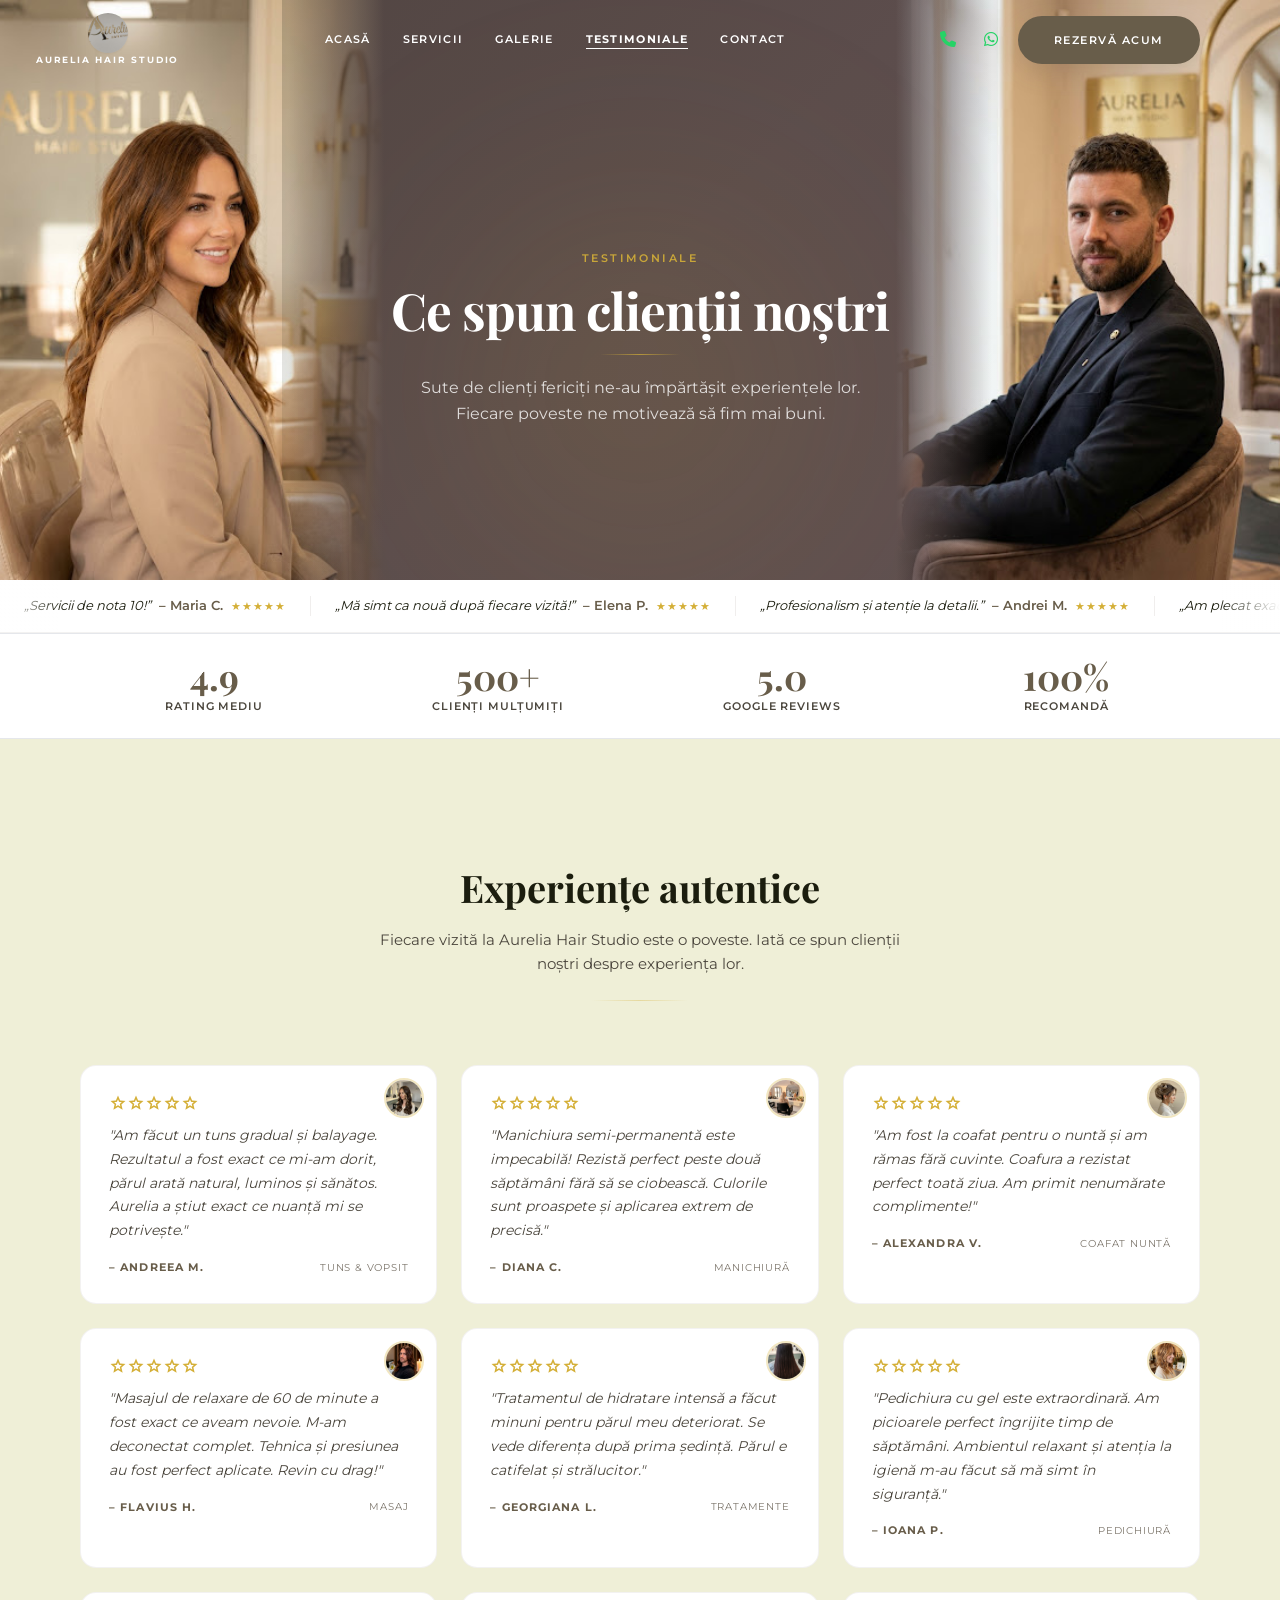
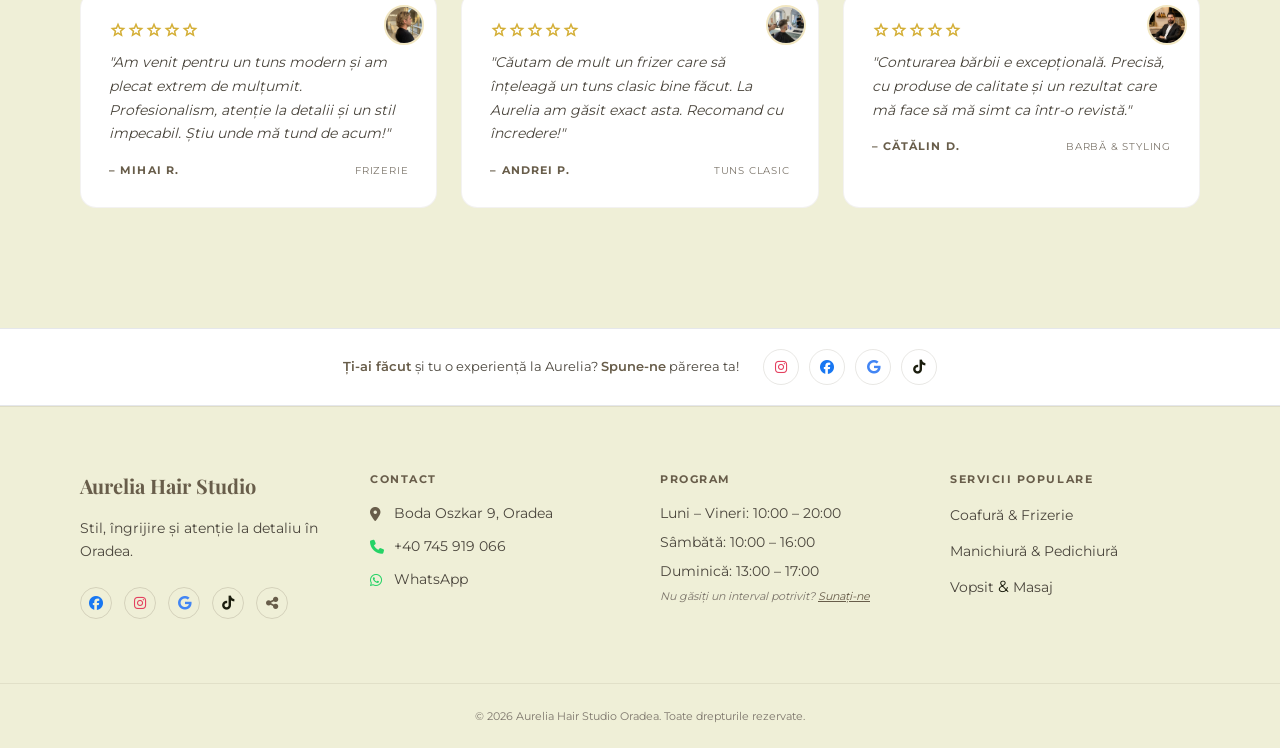
<file: Testimoniale.html>
<!DOCTYPE html>
<html class="light" lang="ro">
<head>
<meta charset="utf-8"/>
<meta content="width=device-width, initial-scale=1.0" name="viewport"/>
<title>Testimoniale – Aurelia Hair Studio Oradea</title>
<meta name="description" content="Ce spun clienții noștri despre Aurelia Hair Studio Oradea. Păreri reale despre coafură, manichiură, masaj și tratamente premium."/>
<script src="js/tailwind.min.js"></script>
<link href="css/fonts.css" rel="stylesheet"/>
<link href="css/material-symbols.css" rel="stylesheet"/>
<link rel="stylesheet" href="css/fontawesome.min.css"/>
<script type="application/ld+json">
{
  "@context": "https://schema.org",
  "@type": "HairSalon",
  "@id": "https://AureliaHairStudio.ro",
  "name": "Aurelia Hair Studio",
  "description": "Coafură, manichiură, masaj și tratamente de lux în Oradea.",
  "image": "https://AureliaHairStudio.ro/images/Logo1.jpg",
  "url": "https://AureliaHairStudio.ro",
  "telephone": "+40-745-919-066",
  "email": "contact@aureliahairstudio.ro",
  "address": {
    "@type": "PostalAddress",
    "streetAddress": "Boda Oszkar 9",
    "addressLocality": "Oradea",
    "addressRegion": "Bihor",
    "postalCode": "410047",
    "addressCountry": "RO"
  },
  "geo": {
    "@type": "GeoCoordinates",
    "latitude": 47.0261015,
    "longitude": 21.9328077
  },
  "openingHoursSpecification": [
    {
      "@type": "OpeningHoursSpecification",
      "dayOfWeek": ["Monday", "Tuesday", "Wednesday", "Thursday", "Friday"],
      "opens": "10:00",
      "closes": "20:00"
    },
    {
      "@type": "OpeningHoursSpecification",
      "dayOfWeek": "Saturday",
      "opens": "10:00",
      "closes": "16:00"
    },
    {
      "@type": "OpeningHoursSpecification",
      "dayOfWeek": "Sunday",
      "opens": "13:00",
      "closes": "17:00"
    }
  ],
  "priceRange": "$$",
  "areaServed": {
    "@type": "City",
    "name": "Oradea"
  },
  "sameAs": [
    "https://www.facebook.com/profile.php?id=61572801821095",
    "https://www.instagram.com/aureliamoga749",
    "https://www.tiktok.com/@aurelia.moga46"
  ],
  "hasOfferCatalog": {
    "@type": "OfferCatalog",
    "name": "Servicii Aurelia Hair Studio",
    "itemListElement": [
      {
        "@type": "Offer",
        "itemOffered": {
          "@type": "Service",
          "name": "Coafură & Frizerie",
          "description": "Tuns, aranjat din perie, coafat ocazii, împletituri"
        }
      },
      {
        "@type": "Offer",
        "itemOffered": {
          "@type": "Service",
          "name": "Vopsit",
          "description": "Vopsit, balayage, airtouch, suvițat, nuanțare"
        }
      },
      {
        "@type": "Offer",
        "itemOffered": {
          "@type": "Service",
          "name": "Masaj",
          "description": "Masaj relaxare, masaj terapeutic, tratamente faciale"
        }
      },
      {
        "@type": "Offer",
        "itemOffered": {
          "@type": "Service",
          "name": "Manichiură & Pedichiură",
          "description": "Manichiură simplă, semi-permanentă, gel"
        }
      }
    ]
  },
  "aggregateRating": {
    "@type": "AggregateRating",
    "ratingValue": "4.9",
    "bestRating": "5",
    "ratingCount": "500"
  }
}
</script>
<script id="tailwind-config">
  tailwind.config={darkMode:"class",theme:{extend:{colors:{"gold":"#D4AF37","background":"#fbfbe2","surface-container":"#efefd7","surface-container-low":"#f5f5dc","surface":"#fbfbe2","primary":"#685d4a","on-primary":"#ffffff","primary-container":"#f7e7ce","on-primary-container":"#726753","on-surface":"#1b1d0e","on-surface-variant":"#4b463d","primary-fixed":"#f0e0c8","outline":"#7d766c","secondary":"#7b5455","secondary-container":"#fecbcb"},spacing:{"section-gap":"120px","margin-desktop":"80px","margin-mobile":"20px"}}}}
</script>
<style>
  :root{--gold:#D4AF37;--primary:#685d4a;}
  *{box-sizing:border-box;}
  html{scroll-behavior:smooth;}
  body{font-family:'Montserrat',sans-serif;background:#fbfbe2;color:#1b1d0e;overflow-x:hidden;}

  .nav-link{font-family:'Montserrat',sans-serif;font-size:11px;font-weight:600;letter-spacing:0.12em;text-transform:uppercase;color:#4b463d;transition:color 0.3s;position:relative;padding-bottom:2px;}
  .nav-link::after{content:'';position:absolute;bottom:0;left:0;width:100%;height:1px;background:var(--gold);transform:scaleX(0);transform-origin:left;transition:transform 0.3s;}
  .nav-link:hover::after,.nav-link.active::after{transform:scaleX(1);}
  .nav-link:hover,.nav-link.active{color:var(--primary);}
  .nav-link.active{font-weight:700;}
  #site-header:not(.scrolled) .nav-link,
  #site-header:not(.scrolled) .nav-link.active{color:#fff;}
  #site-header:not(.scrolled) .nav-link::after{background:#fff;}
  #site-header:not(.scrolled) .nav-link:hover{color:rgba(255,255,255,0.75);}
  .brand-label{color:var(--primary);}
  #site-header:not(.scrolled) .brand-label{color:#fff;}

  .gold-line{height:1px;background:linear-gradient(90deg,transparent,var(--gold),transparent);opacity:0.35;}
  .eyebrow{font-family:'Montserrat',sans-serif;font-size:11px;font-weight:600;letter-spacing:0.18em;text-transform:uppercase;color:var(--gold);display:block;margin-bottom:0.75rem;}

  #mobile-menu{position:fixed;inset:0;background:rgba(251,251,226,0.97);backdrop-filter:blur(20px);z-index:200;display:flex;flex-direction:column;align-items:center;justify-content:center;gap:2rem;transform:translateX(100%);transition:transform 0.4s cubic-bezier(.77,0,.18,1);}
  #mobile-menu.open{transform:translateX(0);}
  .mobile-nav-link{font-family:'Playfair Display',serif;font-size:2rem;font-weight:600;color:var(--primary);transition:opacity 0.2s;}
  .mobile-nav-link:hover{opacity:0.7;}

  .btn-primary{display:inline-flex;align-items:center;gap:0.5rem;background:var(--primary);color:#fff;font-family:'Montserrat',sans-serif;font-size:11px;font-weight:600;letter-spacing:0.14em;text-transform:uppercase;padding:1rem 2.25rem;border-radius:9999px;transition:all 0.3s;box-shadow:0 8px 24px rgba(104,93,74,0.22);}
  .btn-primary:hover{background:#574e3d;transform:translateY(-2px);box-shadow:0 16px 40px rgba(104,93,74,0.32);}
  .btn-primary:active{transform:scale(0.97);}

  #site-header{transition:all 0.3s;}

  .testimonial-card{
    background:#ffffff;
    border:1px solid rgba(104,93,74,0.08);
    border-radius:1rem;
    padding:1.75rem;
    transition:transform 0.35s ease, box-shadow 0.35s ease;
    position:relative;
  }
  .testimonial-card:hover{
    transform:translateY(-4px);
    box-shadow:0 20px 40px rgba(104,93,74,0.09);
  }

  .star{color:var(--gold);}

  .reveal{opacity:0;transform:translateY(24px);transition:opacity 0.75s cubic-bezier(.2,0,.2,1),transform 0.75s cubic-bezier(.2,0,.2,1);}
  .reveal.visible{opacity:1;transform:translateY(0);}
  .delay-100{transition-delay:0.1s;}.delay-200{transition-delay:0.2s;}.delay-300{transition-delay:0.3s;}.delay-400{transition-delay:0.4s;}

  footer a:hover{color:var(--primary);}

  .stat-number{font-family:'Playfair Display',serif;font-size:2.25rem;font-weight:700;color:var(--primary);line-height:1;}
  .stat-label{font-family:'Montserrat',sans-serif;font-size:11px;font-weight:600;letter-spacing:0.08em;text-transform:uppercase;color:#4b463d;margin-top:0.25rem;}

  .ticker-wrap{overflow:hidden;width:100%;background:#fff;border-bottom:1px solid rgba(104,93,74,0.08);padding:1rem 0;position:relative;}
  .ticker-wrap::before,.ticker-wrap::after{content:'';position:absolute;top:0;bottom:0;width:60px;z-index:2;pointer-events:none;}
  .ticker-wrap::before{left:0;background:linear-gradient(90deg,#fff,transparent);}
  .ticker-wrap::after{right:0;background:linear-gradient(-90deg,#fff,transparent);}
  .ticker-track{display:flex;width:max-content;animation:ticker-rtl 90s linear infinite;will-change:transform;}
  .ticker-track:hover{animation-play-state:paused;}
  .ticker-item{display:flex;align-items:center;gap:0.5rem;white-space:nowrap;padding:0 1.5rem;font-family:'Montserrat',sans-serif;font-size:13px;color:#4b463d;border-right:1px solid rgba(104,93,74,0.1);flex-shrink:0;}
  .ticker-item .quote{font-style:italic;color:#1b1d0e;}
  .ticker-item .author{font-weight:600;color:var(--primary);white-space:nowrap;}
  .ticker-item .stars{color:var(--gold);letter-spacing:1px;font-size:11px;}
  @keyframes ticker-rtl{0%{transform:translateX(0)}100%{transform:translateX(-50%)}}

  .btn-whatsapp{display:inline-flex;align-items:center;gap:0.5rem;background:#25D366;color:#fff;font-family:'Montserrat',sans-serif;font-size:11px;font-weight:600;letter-spacing:0.14em;text-transform:uppercase;padding:1rem 2.25rem;border-radius:9999px;transition:all 0.3s;box-shadow:0 8px 24px rgba(37,211,102,0.22);}
  .btn-whatsapp:hover{background:#1da851;transform:translateY(-2px);box-shadow:0 16px 40px rgba(37,211,102,0.32);}
  .btn-whatsapp:active{transform:scale(0.97);}
  .skip-link{position:absolute;top:-100%;left:50%;transform:translateX(-50%);background:var(--primary);color:#fff;padding:12px 24px;border-radius:0 0 8px 8px;font-family:'Montserrat',sans-serif;font-size:13px;font-weight:600;z-index:9999;text-decoration:none;transition:top 0.2s;}.skip-link:focus{top:0;}
</style>
</head>
<body>
<a href="#main-content" class="skip-link">Salt la conținut</a>

<!-- MOBILE MENU -->
<div id="mobile-menu" role="dialog" aria-label="Meniu principal">
  <button id="close-menu" class="absolute top-6 right-6 p-2 text-primary" aria-label="Închide meniu">
    <span class="material-symbols-outlined text-3xl">close</span>
  </button>
  <a class="mobile-nav-link" href="index.html">Acasă</a>
  <a class="mobile-nav-link" href="Servicii.html">Servicii</a>
  <a class="mobile-nav-link" href="Galerie.html">Galerie</a>
  <a class="mobile-nav-link active" href="Testimoniale.html">Testimoniale</a>
  <a class="mobile-nav-link" href="Contact.html">Contact</a>
  <a href="Rezervari.html" class="btn-primary mt-4">Rezervă acum</a>
</div>

<!-- HEADER -->
<header id="site-header" class="fixed top-0 left-0 right-0 z-50" style="background:rgba(251,251,226,0);transition:all 0.3s;">
  <div class="flex justify-between items-center max-w-[1280px] mx-auto px-6 md:px-margin-desktop h-20">
    <a href="index.html" class="flex flex-col items-center flex-shrink-0" style="margin-left:-44px;">
      <img src="images/Logo1.jpg" alt="Aurelia Hair Studio" class="h-10 w-10 rounded-full object-cover shadow-sm"/>
      <span class="brand-label" style="font-family:'Montserrat';font-size:9px;font-weight:700;letter-spacing:0.2em;text-transform:uppercase;">Aurelia Hair Studio</span>
    </a>
    <nav class="hidden md:flex items-center space-x-8">
      <a class="nav-link" href="index.html">Acasă</a>
      <a class="nav-link" href="Servicii.html">Servicii</a>
      <a class="nav-link" href="Galerie.html">Galerie</a>
      <a class="nav-link active" href="Testimoniale.html">Testimoniale</a>
      <a class="nav-link" href="Contact.html">Contact</a>
    </nav>
    <div class="hidden md:flex items-center gap-3">
      <a href="tel:+40745919066" class="p-2 hover:text-primary transition-colors" title="Sună-ne"><i class="fa-solid fa-phone" style="color:#25D366"></i></a>
      <a href="https://wa.me/40745919066" target="_blank" rel="noopener noreferrer" class="p-2 hover:text-primary transition-colors" title="WhatsApp"><i class="fa-brands fa-whatsapp" style="color:#25D366"></i></a>
      <a href="Rezervari.html" class="btn-primary">Rezervă acum</a>
    </div>
    <button id="open-menu" class="md:hidden p-2 text-primary" aria-label="Deschide meniu">
      <span class="material-symbols-outlined text-2xl">menu</span>
    </button>
  </div>
</header>

<main id="main-content">

<!-- HERO -->
<section class="relative h-[480px] md:h-[580px] flex items-center overflow-hidden">

  <div class="absolute inset-0" style="background:#605050;"></div>

  <!-- Rubia 2 – left 30% -->
  <div class="absolute inset-y-0 left-0 w-[30%] overflow-hidden hidden md:block">
    <img src="images/Rubia 2.jpg" alt="" class="w-full h-full object-cover object-[65%_center]" loading="eager"/>
    <div class="absolute inset-y-0 right-0 w-24" style="background:linear-gradient(to right, transparent, #605050);"></div>
  </div>

  <!-- Moreno Corto – right 30% -->
  <div class="absolute inset-y-0 right-0 w-[30%] overflow-hidden hidden md:block">
    <img src="images/Moreno Corto.jpg" alt="" class="w-full h-full object-cover object-[35%_center]" loading="eager"/>
    <div class="absolute inset-y-0 left-0 w-24" style="background:linear-gradient(to left, transparent, #605050);"></div>
  </div>

  <!-- Dark overlay – center text zone -->
  <div class="absolute inset-y-0 left-[22%] right-[22%] hidden md:block" style="background:linear-gradient(135deg, rgba(27,29,14,0.20) 0%, rgba(27,29,14,0.06) 50%, transparent 100%);"></div>

  <div class="absolute inset-0 md:hidden" style="background:linear-gradient(to bottom, rgba(27,29,14,0.05) 0%, rgba(27,29,14,0.25) 100%);"></div>

  <div class="absolute bottom-0 left-1/2 -translate-x-1/2 w-96 h-96 blur-[120px] -z-0 pointer-events-none" style="background:rgba(212,175,55,0.10); border-radius:50%;"></div>

  <div class="relative z-10 max-w-[1280px] mx-auto px-6 md:px-margin-desktop w-full pt-24">
    <div class="max-w-2xl mx-auto text-center px-4">
      <span style="font-family:'Montserrat';font-size:11px;font-weight:600;letter-spacing:0.22em;text-transform:uppercase;color:rgba(212,175,55,0.9);display:block;margin-bottom:1rem;">Testimoniale</span>
      <h1 style="font-family:'Playfair Display',serif;font-size:clamp(30px,4vw,54px);font-weight:700;color:#fff;line-height:1.1;letter-spacing:-0.02em;margin-bottom:1rem;white-space:nowrap;">Ce spun clienții noștri</h1>
      <div style="height:1px;width:80px;background:linear-gradient(90deg,transparent,rgba(212,175,55,0.7),transparent);margin:0 auto 1.25rem;"></div>
      <p style="font-family:'Montserrat',sans-serif;font-size:16px;color:rgba(255,255,255,0.8);max-width:480px;margin:0 auto;line-height:1.6;">Sute de clienți fericiți ne-au împărtășit experiențele lor. Fiecare poveste ne motivează să fim mai buni.</p>
    </div>
  </div>
</section>

<!-- TESTIMONIAL TICKER -->
<div class="ticker-wrap" aria-label="Recenzii clienți care se deplasează">
  <div class="ticker-track">
    <div class="ticker-item"><span class="quote">&bdquo;Servicii de nota 10!&rdquo;</span> <span class="author">– Maria C.</span> <span class="stars">★★★★★</span></div>
    <div class="ticker-item"><span class="quote">&bdquo;Mă simt ca nouă după fiecare vizită!&rdquo;</span> <span class="author">– Elena P.</span> <span class="stars">★★★★★</span></div>
    <div class="ticker-item"><span class="quote">&bdquo;Profesionalism și atenție la detalii.&rdquo;</span> <span class="author">– Andrei M.</span> <span class="stars">★★★★★</span></div>
    <div class="ticker-item"><span class="quote">&bdquo;Am plecat exact cu ce mi-am dorit!&rdquo;</span> <span class="author">– Ioana D.</span> <span class="stars">★★★★★</span></div>
    <div class="ticker-item"><span class="quote">&bdquo;Cel mai bun salon din Oradea!&rdquo;</span> <span class="author">– Alexandru R.</span> <span class="stars">★★★★★</span></div>
    <div class="ticker-item"><span class="quote">&bdquo;O atmosferă relaxantă și primitoare.&rdquo;</span> <span class="author">– Diana L.</span> <span class="stars">★★★★★</span></div>
    <div class="ticker-item"><span class="quote">&bdquo;Rezultate spectaculoase de fiecare dată.&rdquo;</span> <span class="author">– Mihai S.</span> <span class="stars">★★★★★</span></div>
    <div class="ticker-item"><span class="quote">&bdquo;Manichiura mea preferată în oraș!&rdquo;</span> <span class="author">– Cristina T.</span> <span class="stars">★★★★★</span></div>
    <div class="ticker-item"><span class="quote">&bdquo;Profesioniști pasionați de meserie.&rdquo;</span> <span class="author">– George B.</span> <span class="stars">★★★★★</span></div>
    <div class="ticker-item"><span class="quote">&bdquo;Am găsit în sfârșit salonul perfect.&rdquo;</span> <span class="author">– Raluca V.</span> <span class="stars">★★★★★</span></div>
    <div class="ticker-item"><span class="quote">&bdquo;Tratamentele fac minuni!&rdquo;</span> <span class="author">– Ana M.</span> <span class="stars">★★★★★</span></div>
    <div class="ticker-item"><span class="quote">&bdquo;Tunsul perfect de fiecare dată.&rdquo;</span> <span class="author">– Vlad P.</span> <span class="stars">★★★★★</span></div>
    <div class="ticker-item"><span class="quote">&bdquo;Vopsit impecabil, culori vibrante!&rdquo;</span> <span class="author">– Irina C.</span> <span class="stars">★★★★★</span></div>
    <div class="ticker-item"><span class="quote">&bdquo;Masajul de relaxare e exact ce trebuie.&rdquo;</span> <span class="author">– Bogdan N.</span> <span class="stars">★★★★★</span></div>
    <div class="ticker-item"><span class="quote">&bdquo;Încredere maximă în echipa Aurelia!&rdquo;</span> <span class="author">– Oana D.</span> <span class="stars">★★★★★</span></div>
    <div class="ticker-item"><span class="quote">&bdquo;Recomand cu toată încrederea!&rdquo;</span> <span class="author">– Tudor G.</span> <span class="stars">★★★★★</span></div>
    <div class="ticker-item"><span class="quote">&bdquo;O experiență deosebită.&rdquo;</span> <span class="author">– Camelia S.</span> <span class="stars">★★★★★</span></div>
    <div class="ticker-item"><span class="quote">&bdquo;Prețuri corecte pentru calitate superioară.&rdquo;</span> <span class="author">– Florin M.</span> <span class="stars">★★★★★</span></div>
    <div class="ticker-item"><span class="quote">&bdquo;Zâmbesc de fiecare dată când plec de aici!&rdquo;</span> <span class="author">– Laura H.</span> <span class="stars">★★★★★</span></div>
    <div class="ticker-item"><span class="quote">&bdquo;Merită fiecare vizită, fiecare leu!&rdquo;</span> <span class="author">– Dan C.</span> <span class="stars">★★★★★</span></div>
    <!-- Duplicate for seamless loop -->
    <div class="ticker-item"><span class="quote">&bdquo;Servicii de nota 10!&rdquo;</span> <span class="author">– Maria C.</span> <span class="stars">★★★★★</span></div>
    <div class="ticker-item"><span class="quote">&bdquo;Mă simt ca nouă după fiecare vizită!&rdquo;</span> <span class="author">– Elena P.</span> <span class="stars">★★★★★</span></div>
    <div class="ticker-item"><span class="quote">&bdquo;Profesionalism și atenție la detalii.&rdquo;</span> <span class="author">– Andrei M.</span> <span class="stars">★★★★★</span></div>
    <div class="ticker-item"><span class="quote">&bdquo;Am plecat exact cu ce mi-am dorit!&rdquo;</span> <span class="author">– Ioana D.</span> <span class="stars">★★★★★</span></div>
    <div class="ticker-item"><span class="quote">&bdquo;Cel mai bun salon din Oradea!&rdquo;</span> <span class="author">– Alexandru R.</span> <span class="stars">★★★★★</span></div>
    <div class="ticker-item"><span class="quote">&bdquo;O atmosferă relaxantă și primitoare.&rdquo;</span> <span class="author">– Diana L.</span> <span class="stars">★★★★★</span></div>
    <div class="ticker-item"><span class="quote">&bdquo;Rezultate spectaculoase de fiecare dată.&rdquo;</span> <span class="author">– Mihai S.</span> <span class="stars">★★★★★</span></div>
    <div class="ticker-item"><span class="quote">&bdquo;Manichiura mea preferată în oraș!&rdquo;</span> <span class="author">– Cristina T.</span> <span class="stars">★★★★★</span></div>
    <div class="ticker-item"><span class="quote">&bdquo;Profesioniști pasionați de meserie.&rdquo;</span> <span class="author">– George B.</span> <span class="stars">★★★★★</span></div>
    <div class="ticker-item"><span class="quote">&bdquo;Am găsit în sfârșit salonul perfect.&rdquo;</span> <span class="author">– Raluca V.</span> <span class="stars">★★★★★</span></div>
    <div class="ticker-item"><span class="quote">&bdquo;Tratamentele fac minuni!&rdquo;</span> <span class="author">– Ana M.</span> <span class="stars">★★★★★</span></div>
    <div class="ticker-item"><span class="quote">&bdquo;Tunsul perfect de fiecare dată.&rdquo;</span> <span class="author">– Vlad P.</span> <span class="stars">★★★★★</span></div>
    <div class="ticker-item"><span class="quote">&bdquo;Vopsit impecabil, culori vibrante!&rdquo;</span> <span class="author">– Irina C.</span> <span class="stars">★★★★★</span></div>
    <div class="ticker-item"><span class="quote">&bdquo;Masajul de relaxare e exact ce trebuie.&rdquo;</span> <span class="author">– Bogdan N.</span> <span class="stars">★★★★★</span></div>
    <div class="ticker-item"><span class="quote">&bdquo;Încredere maximă în echipa Aurelia!&rdquo;</span> <span class="author">– Oana D.</span> <span class="stars">★★★★★</span></div>
    <div class="ticker-item"><span class="quote">&bdquo;Recomand cu toată încrederea!&rdquo;</span> <span class="author">– Tudor G.</span> <span class="stars">★★★★★</span></div>
    <div class="ticker-item"><span class="quote">&bdquo;O experiență deosebită.&rdquo;</span> <span class="author">– Camelia S.</span> <span class="stars">★★★★★</span></div>
    <div class="ticker-item"><span class="quote">&bdquo;Prețuri corecte pentru calitate superioară.&rdquo;</span> <span class="author">– Florin M.</span> <span class="stars">★★★★★</span></div>
    <div class="ticker-item"><span class="quote">&bdquo;Zâmbesc de fiecare dată când plec de aici!&rdquo;</span> <span class="author">– Laura H.</span> <span class="stars">★★★★★</span></div>
    <div class="ticker-item"><span class="quote">&bdquo;Merită fiecare vizită, fiecare leu!&rdquo;</span> <span class="author">– Dan C.</span> <span class="stars">★★★★★</span></div>
  </div>
</div>

<!-- STATS BAND -->
<section class="bg-white border-y border-primary/8">
  <div class="max-w-[1280px] mx-auto px-6 md:px-margin-desktop py-6">
    <div class="grid grid-cols-2 md:grid-cols-4 gap-4 text-center">
      <div>
        <div class="stat-number">4.9</div>
        <div class="stat-label">Rating Mediu</div>
      </div>
      <div>
        <div class="stat-number">500+</div>
        <div class="stat-label">Clienți Mulțumiți</div>
      </div>
      <div>
        <div class="stat-number">5.0</div>
        <div class="stat-label">Google Reviews</div>
      </div>
      <div>
        <div class="stat-number">100%</div>
        <div class="stat-label">Recomandă</div>
      </div>
    </div>
  </div>
</section>

<!-- TESTIMONIALS GRID -->
<section class="py-section-gap bg-surface-container">
  <div class="max-w-[1280px] mx-auto px-6 md:px-margin-desktop">
    <div class="text-center mb-16 reveal">
      <h2 style="font-family:'Playfair Display',serif;font-size:clamp(26px,3vw,38px);font-weight:700;color:#1b1d0e;">Experiențe autentice</h2>
      <p style="font-family:'Montserrat',sans-serif;font-size:15px;color:#4b463d;max-width:560px;margin:0.75rem auto 0;line-height:1.6;">Fiecare vizită la Aurelia Hair Studio este o poveste. Iată ce spun clienții noștri despre experiența lor.</p>
      <div class="gold-line w-24 mx-auto mt-6"></div>
    </div>

    <div class="grid grid-cols-1 md:grid-cols-2 lg:grid-cols-3 gap-6">

      <!-- Andreea M. – Tuns & Vopsit -->
      <div class="testimonial-card reveal delay-100">
        <img src="images/RMorenaR.jpg" alt="" class="absolute top-3 right-3 w-10 h-10 rounded-full object-cover border-2" style="border-color:rgba(212,175,55,0.3);"/>
        <div class="flex mb-3">
          <span class="star material-symbols-outlined" style="font-variation-settings:'FILL' 1;font-size:18px;">star</span>
          <span class="star material-symbols-outlined" style="font-variation-settings:'FILL' 1;font-size:18px;">star</span>
          <span class="star material-symbols-outlined" style="font-variation-settings:'FILL' 1;font-size:18px;">star</span>
          <span class="star material-symbols-outlined" style="font-variation-settings:'FILL' 1;font-size:18px;">star</span>
          <span class="star material-symbols-outlined" style="font-variation-settings:'FILL' 1;font-size:18px;">star</span>
        </div>
        <p style="font-family:'Montserrat',sans-serif;font-size:14px;line-height:1.7;color:#4b463d;font-style:italic;margin-bottom:1rem;">"Am făcut un tuns gradual și balayage. Rezultatul a fost exact ce mi-am dorit, părul arată natural, luminos și sănătos. Aurelia a știut exact ce nuanță mi se potrivește."</p>
        <div class="flex items-center justify-between">
          <span style="font-family:'Montserrat';font-size:11px;letter-spacing:0.1em;text-transform:uppercase;color:var(--primary);font-weight:700;">– Andreea M.</span>
          <span style="font-family:'Montserrat';font-size:10px;text-transform:uppercase;letter-spacing:0.08em;color:#7d766c;">Tuns & Vopsit</span>
        </div>
      </div>

      <!-- Diana C. – Manichiură -->
      <div class="testimonial-card reveal delay-200">
        <img src="images/RBlancaR.jpg" alt="" class="absolute top-3 right-3 w-10 h-10 rounded-full object-cover border-2" style="border-color:rgba(212,175,55,0.3);"/>
        <div class="flex mb-3">
          <span class="star material-symbols-outlined" style="font-variation-settings:'FILL' 1;font-size:18px;">star</span>
          <span class="star material-symbols-outlined" style="font-variation-settings:'FILL' 1;font-size:18px;">star</span>
          <span class="star material-symbols-outlined" style="font-variation-settings:'FILL' 1;font-size:18px;">star</span>
          <span class="star material-symbols-outlined" style="font-variation-settings:'FILL' 1;font-size:18px;">star</span>
          <span class="star material-symbols-outlined" style="font-variation-settings:'FILL' 1;font-size:18px;">star</span>
        </div>
        <p style="font-family:'Montserrat',sans-serif;font-size:14px;line-height:1.7;color:#4b463d;font-style:italic;margin-bottom:1rem;">"Manichiura semi-permanentă este impecabilă! Rezistă perfect peste două săptămâni fără să se ciobească. Culorile sunt proaspete și aplicarea extrem de precisă."</p>
        <div class="flex items-center justify-between">
          <span style="font-family:'Montserrat';font-size:11px;letter-spacing:0.1em;text-transform:uppercase;color:var(--primary);font-weight:700;">– Diana C.</span>
          <span style="font-family:'Montserrat';font-size:10px;text-transform:uppercase;letter-spacing:0.08em;color:#7d766c;">Manichiură</span>
        </div>
      </div>

      <!-- Alexandra V. – Coafat Nuntă -->
      <div class="testimonial-card reveal delay-300">
        <img src="images/Blonda cu cercei.png" alt="" class="absolute top-3 right-3 w-10 h-10 rounded-full object-cover border-2" style="border-color:rgba(212,175,55,0.3);"/>
        <div class="flex mb-3">
          <span class="star material-symbols-outlined" style="font-variation-settings:'FILL' 1;font-size:18px;">star</span>
          <span class="star material-symbols-outlined" style="font-variation-settings:'FILL' 1;font-size:18px;">star</span>
          <span class="star material-symbols-outlined" style="font-variation-settings:'FILL' 1;font-size:18px;">star</span>
          <span class="star material-symbols-outlined" style="font-variation-settings:'FILL' 1;font-size:18px;">star</span>
          <span class="star material-symbols-outlined" style="font-variation-settings:'FILL' 1;font-size:18px;">star</span>
        </div>
        <p style="font-family:'Montserrat',sans-serif;font-size:14px;line-height:1.7;color:#4b463d;font-style:italic;margin-bottom:1rem;">"Am fost la coafat pentru o nuntă și am rămas fără cuvinte. Coafura a rezistat perfect toată ziua. Am primit nenumărate complimente!"</p>
        <div class="flex items-center justify-between">
          <span style="font-family:'Montserrat';font-size:11px;letter-spacing:0.1em;text-transform:uppercase;color:var(--primary);font-weight:700;">– Alexandra V.</span>
          <span style="font-family:'Montserrat';font-size:10px;text-transform:uppercase;letter-spacing:0.08em;color:#7d766c;">Coafat Nuntă</span>
        </div>
      </div>

      <!-- Raluca D. – Masaj -->
      <div class="testimonial-card reveal delay-200">
        <img src="images/MASAJE.jpg" alt="" class="absolute top-3 right-3 w-10 h-10 rounded-full object-cover border-2" style="border-color:rgba(212,175,55,0.3);"/>
        <div class="flex mb-3">
          <span class="star material-symbols-outlined" style="font-variation-settings:'FILL' 1;font-size:18px;">star</span>
          <span class="star material-symbols-outlined" style="font-variation-settings:'FILL' 1;font-size:18px;">star</span>
          <span class="star material-symbols-outlined" style="font-variation-settings:'FILL' 1;font-size:18px;">star</span>
          <span class="star material-symbols-outlined" style="font-variation-settings:'FILL' 1;font-size:18px;">star</span>
          <span class="star material-symbols-outlined" style="font-variation-settings:'FILL' 1;font-size:18px;">star</span>
        </div>
        <p style="font-family:'Montserrat',sans-serif;font-size:14px;line-height:1.7;color:#4b463d;font-style:italic;margin-bottom:1rem;">"Masajul de relaxare de 60 de minute a fost exact ce aveam nevoie. M-am deconectat complet. Tehnica și presiunea au fost perfect aplicate. Revin cu drag!"</p>
        <div class="flex items-center justify-between">
          <span style="font-family:'Montserrat';font-size:11px;letter-spacing:0.1em;text-transform:uppercase;color:var(--primary);font-weight:700;">– Flavius H.</span>
          <span style="font-family:'Montserrat';font-size:10px;text-transform:uppercase;letter-spacing:0.08em;color:#7d766c;">Masaj</span>
        </div>
      </div>

      <!-- Georgiana L. – Tratamente -->
      <div class="testimonial-card reveal delay-300">
        <img src="images/Morena.png" alt="" class="absolute top-3 right-3 w-10 h-10 rounded-full object-cover border-2" style="border-color:rgba(212,175,55,0.3);"/>
        <div class="flex mb-3">
          <span class="star material-symbols-outlined" style="font-variation-settings:'FILL' 1;font-size:18px;">star</span>
          <span class="star material-symbols-outlined" style="font-variation-settings:'FILL' 1;font-size:18px;">star</span>
          <span class="star material-symbols-outlined" style="font-variation-settings:'FILL' 1;font-size:18px;">star</span>
          <span class="star material-symbols-outlined" style="font-variation-settings:'FILL' 1;font-size:18px;">star</span>
          <span class="star material-symbols-outlined" style="font-variation-settings:'FILL' 1;font-size:18px;">star</span>
        </div>
        <p style="font-family:'Montserrat',sans-serif;font-size:14px;line-height:1.7;color:#4b463d;font-style:italic;margin-bottom:1rem;">"Tratamentul de hidratare intensă a făcut minuni pentru părul meu deteriorat. Se vede diferența după prima ședință. Părul e catifelat și strălucitor."</p>
        <div class="flex items-center justify-between">
          <span style="font-family:'Montserrat';font-size:11px;letter-spacing:0.1em;text-transform:uppercase;color:var(--primary);font-weight:700;">– Georgiana L.</span>
          <span style="font-family:'Montserrat';font-size:10px;text-transform:uppercase;letter-spacing:0.08em;color:#7d766c;">Tratamente</span>
        </div>
      </div>

      <!-- Ioana P. – Pedichiură -->
      <div class="testimonial-card reveal delay-400">
        <img src="images/Rubia 1.jpg" alt="" class="absolute top-3 right-3 w-10 h-10 rounded-full object-cover border-2" style="border-color:rgba(212,175,55,0.3);"/>
        <div class="flex mb-3">
          <span class="star material-symbols-outlined" style="font-variation-settings:'FILL' 1;font-size:18px;">star</span>
          <span class="star material-symbols-outlined" style="font-variation-settings:'FILL' 1;font-size:18px;">star</span>
          <span class="star material-symbols-outlined" style="font-variation-settings:'FILL' 1;font-size:18px;">star</span>
          <span class="star material-symbols-outlined" style="font-variation-settings:'FILL' 1;font-size:18px;">star</span>
          <span class="star material-symbols-outlined" style="font-variation-settings:'FILL' 1;font-size:18px;">star</span>
        </div>
        <p style="font-family:'Montserrat',sans-serif;font-size:14px;line-height:1.7;color:#4b463d;font-style:italic;margin-bottom:1rem;">"Pedichiura cu gel este extraordinară. Am picioarele perfect îngrijite timp de săptămâni. Ambientul relaxant și atenția la igienă m-au făcut să mă simt în siguranță."</p>
        <div class="flex items-center justify-between">
          <span style="font-family:'Montserrat';font-size:11px;letter-spacing:0.1em;text-transform:uppercase;color:var(--primary);font-weight:700;">– Ioana P.</span>
          <span style="font-family:'Montserrat';font-size:10px;text-transform:uppercase;letter-spacing:0.08em;color:#7d766c;">Pedichiură</span>
        </div>
      </div>

      <!-- Mihai R. – Frizerie -->
      <div class="testimonial-card reveal delay-100">
        <img src="images/Blond.jpg" alt="" class="absolute top-3 right-3 w-10 h-10 rounded-full object-cover border-2" style="border-color:rgba(212,175,55,0.3);"/>
        <div class="flex mb-3">
          <span class="star material-symbols-outlined" style="font-variation-settings:'FILL' 1;font-size:18px;">star</span>
          <span class="star material-symbols-outlined" style="font-variation-settings:'FILL' 1;font-size:18px;">star</span>
          <span class="star material-symbols-outlined" style="font-variation-settings:'FILL' 1;font-size:18px;">star</span>
          <span class="star material-symbols-outlined" style="font-variation-settings:'FILL' 1;font-size:18px;">star</span>
          <span class="star material-symbols-outlined" style="font-variation-settings:'FILL' 1;font-size:18px;">star</span>
        </div>
        <p style="font-family:'Montserrat',sans-serif;font-size:14px;line-height:1.7;color:#4b463d;font-style:italic;margin-bottom:1rem;">"Am venit pentru un tuns modern și am plecat extrem de mulțumit. Profesionalism, atenție la detalii și un stil impecabil. Știu unde mă tund de acum!"</p>
        <div class="flex items-center justify-between">
          <span style="font-family:'Montserrat';font-size:11px;letter-spacing:0.1em;text-transform:uppercase;color:var(--primary);font-weight:700;">– Mihai R.</span>
          <span style="font-family:'Montserrat';font-size:10px;text-transform:uppercase;letter-spacing:0.08em;color:#7d766c;">Frizerie</span>
        </div>
      </div>

      <!-- Andrei P. – Tuns Clasic -->
      <div class="testimonial-card reveal delay-200">
        <img src="images/Corto Moreno.jpg" alt="" class="absolute top-3 right-3 w-10 h-10 rounded-full object-cover border-2" style="border-color:rgba(212,175,55,0.3);"/>
        <div class="flex mb-3">
          <span class="star material-symbols-outlined" style="font-variation-settings:'FILL' 1;font-size:18px;">star</span>
          <span class="star material-symbols-outlined" style="font-variation-settings:'FILL' 1;font-size:18px;">star</span>
          <span class="star material-symbols-outlined" style="font-variation-settings:'FILL' 1;font-size:18px;">star</span>
          <span class="star material-symbols-outlined" style="font-variation-settings:'FILL' 1;font-size:18px;">star</span>
          <span class="star material-symbols-outlined" style="font-variation-settings:'FILL' 1;font-size:18px;">star</span>
        </div>
        <p style="font-family:'Montserrat',sans-serif;font-size:14px;line-height:1.7;color:#4b463d;font-style:italic;margin-bottom:1rem;">"Căutam de mult un frizer care să înțeleagă un tuns clasic bine făcut. La Aurelia am găsit exact asta. Recomand cu încredere!"</p>
        <div class="flex items-center justify-between">
          <span style="font-family:'Montserrat';font-size:11px;letter-spacing:0.1em;text-transform:uppercase;color:var(--primary);font-weight:700;">– Andrei P.</span>
          <span style="font-family:'Montserrat';font-size:10px;text-transform:uppercase;letter-spacing:0.08em;color:#7d766c;">Tuns Clasic</span>
        </div>
      </div>

      <!-- Cătălin D. – Barbă & Styling -->
      <div class="testimonial-card reveal delay-300">
        <img src="images/Brunet cu Barba.jpg" alt="" class="absolute top-3 right-3 w-10 h-10 rounded-full object-cover border-2" style="border-color:rgba(212,175,55,0.3);"/>
        <div class="flex mb-3">
          <span class="star material-symbols-outlined" style="font-variation-settings:'FILL' 1;font-size:18px;">star</span>
          <span class="star material-symbols-outlined" style="font-variation-settings:'FILL' 1;font-size:18px;">star</span>
          <span class="star material-symbols-outlined" style="font-variation-settings:'FILL' 1;font-size:18px;">star</span>
          <span class="star material-symbols-outlined" style="font-variation-settings:'FILL' 1;font-size:18px;">star</span>
          <span class="star material-symbols-outlined" style="font-variation-settings:'FILL' 1;font-size:18px;">star</span>
        </div>
        <p style="font-family:'Montserrat',sans-serif;font-size:14px;line-height:1.7;color:#4b463d;font-style:italic;margin-bottom:1rem;">"Conturarea bărbii e excepțională. Precisă, cu produse de calitate și un rezultat care mă face să mă simt ca într-o revistă."</p>
        <div class="flex items-center justify-between">
          <span style="font-family:'Montserrat';font-size:11px;letter-spacing:0.1em;text-transform:uppercase;color:var(--primary);font-weight:700;">– Cătălin D.</span>
          <span style="font-family:'Montserrat';font-size:10px;text-transform:uppercase;letter-spacing:0.08em;color:#7d766c;">Barbă & Styling</span>
        </div>
      </div>

    </div>
  </div>
</section>

<!-- SPUNE-TI PAREREA -->
<section class="bg-white border-y border-primary/8">
  <div class="max-w-[1280px] mx-auto px-6 md:px-margin-desktop py-5">
    <div class="flex flex-col sm:flex-row items-center justify-center gap-4 sm:gap-6 text-center">
      <p style="font-family:'Montserrat',sans-serif;font-size:13px;color:#4b463d;">
        <span style="font-weight:600;color:var(--primary);">Ți-ai făcut</span> și tu o experiență la Aurelia?
        <span style="font-weight:600;color:var(--primary);">Spune-ne</span> părerea ta!
      </p>
      <div class="flex items-center gap-2.5">
        <a href="https://www.instagram.com/aureliamoga749?igsh=M29ramxvZG9yc3p6" target="_blank" rel="noopener noreferrer" class="w-9 h-9 rounded-full flex items-center justify-center hover:bg-primary-container transition-colors" style="border:1px solid rgba(104,93,74,0.15);" aria-label="Instagram">
          <i class="fa-brands fa-instagram" style="color:#E4405F;font-size:14px;"></i>
        </a>
        <a href="https://www.facebook.com/profile.php?id=61572801821095" target="_blank" rel="noopener noreferrer" class="w-9 h-9 rounded-full flex items-center justify-center hover:bg-primary-container transition-colors" style="border:1px solid rgba(104,93,74,0.15);" aria-label="Facebook">
          <i class="fa-brands fa-facebook" style="color:#1877F2;font-size:14px;"></i>
        </a>
        <a href="https://www.google.com/maps/search/?api=1&query=Aurelia+Hair+Studio+Boda+Oszkar+9+Oradea" target="_blank" rel="noopener noreferrer" class="w-9 h-9 rounded-full flex items-center justify-center hover:bg-primary-container transition-colors" style="border:1px solid rgba(104,93,74,0.15);" aria-label="Google Review">
          <i class="fa-brands fa-google" style="color:#4285F4;font-size:14px;"></i>
        </a>
        <a href="https://www.tiktok.com/@aurelia.moga46?_r=1&_t=ZN-96ePt0rUFc6" target="_blank" rel="noopener noreferrer" class="w-9 h-9 rounded-full flex items-center justify-center hover:bg-primary-container transition-colors" style="border:1px solid rgba(104,93,74,0.15);" aria-label="TikTok">
          <i class="fa-brands fa-tiktok" style="font-size:14px;"></i>
        </a>
      </div>
    </div>
  </div>
</section>

</main>

<!-- FOOTER -->
<footer style="background:#efefd7;border-top:1px solid rgba(104,93,74,0.12);">
  <nav aria-label="Navigare footer" class="max-w-[1280px] mx-auto px-6 md:px-margin-desktop py-16">
    <div class="grid grid-cols-1 md:grid-cols-4 gap-10">
      <div class="space-y-4">
        <div style="font-family:'Playfair Display',serif;font-size:20px;font-weight:700;color:var(--primary);">Aurelia Hair Studio</div>
        <p style="font-family:'Montserrat',sans-serif;font-size:14px;line-height:1.65;color:#4b463d;">Stil, îngrijire și atenție la detaliu în Oradea.</p>
        <div class="flex gap-3 pt-2">
          <a href="https://www.facebook.com/profile.php?id=61572801821095" target="_blank" rel="noopener noreferrer" class="w-8 h-8 rounded-full flex items-center justify-center hover:bg-primary-container transition-colors" style="border:1px solid rgba(104,93,74,0.2)"><i class="fa-brands fa-facebook text-sm" style="color:#1877F2"></i></a>
          <a href="https://www.instagram.com/aureliamoga749?igsh=M29ramxvZG9yc3p6" target="_blank" rel="noopener noreferrer" class="w-8 h-8 rounded-full flex items-center justify-center hover:bg-primary-container transition-colors" style="border:1px solid rgba(104,93,74,0.2)"><i class="fa-brands fa-instagram text-sm" style="color:#E4405F"></i></a>
          <a href="https://www.google.com/maps/search/?api=1&query=Aurelia+Hair+Studio+Boda+Oszkar+9+Oradea" target="_blank" rel="noopener noreferrer" class="w-8 h-8 rounded-full flex items-center justify-center hover:bg-primary-container transition-colors" style="border:1px solid rgba(104,93,74,0.2)"><i class="fa-brands fa-google text-sm" style="color:#4285F4"></i></a>
          <a href="https://www.tiktok.com/@aurelia.moga46?_r=1&_t=ZN-96ePt0rUFc6" target="_blank" rel="noopener noreferrer" class="w-8 h-8 rounded-full flex items-center justify-center hover:bg-primary-container transition-colors" style="border:1px solid rgba(104,93,74,0.2)"><i class="fa-brands fa-tiktok text-sm"></i></a>
          <button onclick="sharePage()" class="w-8 h-8 rounded-full flex items-center justify-center hover:bg-primary-container transition-colors cursor-pointer" style="border:1px solid rgba(104,93,74,0.2)" title="Compartir" aria-label="Compartir pagina"><i class="fa-solid fa-share-nodes text-sm" style="color:var(--primary)"></i></button>
        </div>
      </div>
      <div class="space-y-4">
        <h4 style="font-family:'Montserrat';font-size:11px;font-weight:700;letter-spacing:0.14em;text-transform:uppercase;color:var(--primary);">Contact</h4>
        <ul class="space-y-3">
          <li><a href="Contact.html" style="font-family:'Montserrat';font-size:14px;color:#4b463d;display:flex;align-items:center;gap:8px;"><i class="fa-solid fa-location-dot" style="color:var(--primary);width:16px;"></i> Boda Oszkar 9, Oradea</a></li>
          <li><a href="tel:+40745919066" style="font-family:'Montserrat';font-size:14px;color:#4b463d;display:flex;align-items:center;gap:8px;"><i class="fa-solid fa-phone" style="color:#25D366;width:16px;"></i> +40 745 919 066</a></li>
          <li><a href="https://wa.me/40745919066" target="_blank" rel="noopener noreferrer" style="font-family:'Montserrat';font-size:14px;color:#4b463d;display:flex;align-items:center;gap:8px;"><i class="fa-brands fa-whatsapp" style="color:#25D366;width:16px;"></i> WhatsApp</a></li>
        </ul>
      </div>
      <div class="space-y-4">
        <h4 style="font-family:'Montserrat';font-size:11px;font-weight:700;letter-spacing:0.14em;text-transform:uppercase;color:var(--primary);">Program</h4>
        <ul class="space-y-2" style="font-family:'Montserrat',sans-serif;font-size:14px;color:#4b463d;">
          <li>Luni – Vineri: 10:00 – 20:00</li>
          <li>Sâmbătă: 10:00 – 16:00</li>
          <li>Duminică: 13:00 – 17:00</li>
        </ul>
        <p style="font-family:'Montserrat';font-size:11px;color:#7d766c;font-style:italic;margin-top:6px;">Nu găsiți un interval potrivit? <a href="tel:+40745919066" style="text-decoration:underline;color:var(--primary);">Sunați-ne</a></p>
      </div>
      <div class="space-y-4">
        <h4 style="font-family:'Montserrat';font-size:11px;font-weight:700;letter-spacing:0.14em;text-transform:uppercase;color:var(--primary);">Servicii Populare</h4>
        <ul class="space-y-3">
          <li><a href="Servicii.html#coafura" style="font-family:'Montserrat';font-size:14px;color:#4b463d;">Coafură &amp; Frizerie</a></li>
          <li><a href="Servicii.html#manichiura" style="font-family:'Montserrat';font-size:14px;color:#4b463d;">Manichiură &amp; Pedichiură</a></li>
          <li><a href="Servicii.html#vopsit" style="font-family:'Montserrat';font-size:14px;color:#4b463d;">Vopsit</a> &amp; <a href="Servicii.html#masaj" style="font-family:'Montserrat';font-size:14px;color:#4b463d;">Masaj</a></li>
        </ul>
      </div>
    </div>
  </nav>
  <div style="border-top:1px solid rgba(104,93,74,0.1);">
    <div class="max-w-[1280px] mx-auto px-6 md:px-margin-desktop py-6 text-center">
      <p style="font-family:'Montserrat';font-size:11px;color:#7d766c;">&copy; <span id="copyright-year"></span> Aurelia Hair Studio Oradea. Toate drepturile rezervate.</p>
    </div>
  </div>
</footer>

<script>
  // HEADER
  const header = document.getElementById('site-header');
  window.addEventListener('scroll', () => {
    if (window.scrollY > 60) {
      header.classList.add('scrolled');
      header.style.background = 'rgba(251,251,226,0.96)';
      header.style.backdropFilter = 'blur(18px)';
      header.style.borderBottom = '1px solid rgba(104,93,74,0.12)';
      header.style.boxShadow = '0 4px 24px rgba(104,93,74,0.08)';
    } else {
      header.classList.remove('scrolled');
      header.style.background = '';
      header.style.backdropFilter = '';
      header.style.borderBottom = '';
      header.style.boxShadow = '';
    }
  }, {passive:true});

  // MOBILE MENU
  document.getElementById('open-menu').addEventListener('click', () => {
    document.getElementById('mobile-menu').classList.add('open');
    document.body.style.overflow = 'hidden';
  });
  document.getElementById('close-menu').addEventListener('click', () => {
    document.getElementById('mobile-menu').classList.remove('open');
    document.body.style.overflow = '';
  });

  // SCROLL REVEAL
  const revealEls = document.querySelectorAll('.reveal');
  const observer = new IntersectionObserver(entries => {
    entries.forEach(e => { if (e.isIntersecting) e.target.classList.add('visible'); });
  }, { threshold: 0.08 });
  revealEls.forEach(el => observer.observe(el));

  document.getElementById('copyright-year').textContent = new Date().getFullYear();

  function sharePage() {
    if (navigator.share) {
      navigator.share({ title: 'Aurelia Hair Studio', url: window.location.href }).catch(function(){});
    } else {
      navigator.clipboard.writeText(window.location.href).then(function() {
        var t = document.createElement('div');
        t.textContent = 'Link copiat!';
        t.style.cssText = 'position:fixed;bottom:24px;left:50%;transform:translateX(-50%);background:var(--primary);color:#fff;padding:10px 24px;border-radius:8px;font-family:Montserrat,sans-serif;font-size:14px;z-index:9999;opacity:0;transition:opacity 0.3s';
        document.body.appendChild(t);
        requestAnimationFrame(function(){ t.style.opacity = '1'; });
        setTimeout(function(){ t.style.opacity = '0'; setTimeout(function(){ t.remove(); }, 300); }, 2000);
      });
    }
  }
</script>

</body>
</html>
</file>
<file: css/fonts.css>
﻿@font-face {
  font-family: 'Montserrat';
  font-style: normal;
  font-weight: 300;
  font-display: swap;
  src: url('../fonts/font1.ttf') format('truetype');
}
@font-face {
  font-family: 'Montserrat';
  font-style: normal;
  font-weight: 400;
  font-display: swap;
  src: url('../fonts/font2.ttf') format('truetype');
}
@font-face {
  font-family: 'Montserrat';
  font-style: normal;
  font-weight: 500;
  font-display: swap;
  src: url('../fonts/font3.ttf') format('truetype');
}
@font-face {
  font-family: 'Montserrat';
  font-style: normal;
  font-weight: 600;
  font-display: swap;
  src: url('../fonts/font4.ttf') format('truetype');
}
@font-face {
  font-family: 'Montserrat';
  font-style: normal;
  font-weight: 700;
  font-display: swap;
  src: url('../fonts/font5.ttf') format('truetype');
}
@font-face {
  font-family: 'Playfair Display';
  font-style: italic;
  font-weight: 400;
  font-display: swap;
  src: url('../fonts/font6.ttf') format('truetype');
}
@font-face {
  font-family: 'Playfair Display';
  font-style: italic;
  font-weight: 600;
  font-display: swap;
  src: url('../fonts/font7.ttf') format('truetype');
}
@font-face {
  font-family: 'Playfair Display';
  font-style: normal;
  font-weight: 400;
  font-display: swap;
  src: url('../fonts/font8.ttf') format('truetype');
}
@font-face {
  font-family: 'Playfair Display';
  font-style: normal;
  font-weight: 500;
  font-display: swap;
  src: url('../fonts/font9.ttf') format('truetype');
}
@font-face {
  font-family: 'Playfair Display';
  font-style: normal;
  font-weight: 600;
  font-display: swap;
  src: url('../fonts/font10.ttf') format('truetype');
}
@font-face {
  font-family: 'Playfair Display';
  font-style: normal;
  font-weight: 700;
  font-display: swap;
  src: url('../fonts/font11.ttf') format('truetype');
}
</file>
<file: css/material-symbols.css>
﻿@font-face {
  font-family: 'Material Symbols Outlined';
  font-style: normal;
  font-weight: 100;
  font-display: swap;
  src: url('../fonts/ms-font1.ttf') format('truetype');
}
@font-face {
  font-family: 'Material Symbols Outlined';
  font-style: normal;
  font-weight: 200;
  font-display: swap;
  src: url('../fonts/ms-font2.ttf') format('truetype');
}
@font-face {
  font-family: 'Material Symbols Outlined';
  font-style: normal;
  font-weight: 300;
  font-display: swap;
  src: url('../fonts/ms-font3.ttf') format('truetype');
}
@font-face {
  font-family: 'Material Symbols Outlined';
  font-style: normal;
  font-weight: 400;
  font-display: swap;
  src: url('../fonts/ms-font4.ttf') format('truetype');
}
@font-face {
  font-family: 'Material Symbols Outlined';
  font-style: normal;
  font-weight: 500;
  font-display: swap;
  src: url('../fonts/ms-font5.ttf') format('truetype');
}
@font-face {
  font-family: 'Material Symbols Outlined';
  font-style: normal;
  font-weight: 600;
  font-display: swap;
  src: url('../fonts/ms-font6.ttf') format('truetype');
}
@font-face {
  font-family: 'Material Symbols Outlined';
  font-style: normal;
  font-weight: 700;
  font-display: swap;
  src: url('../fonts/ms-font7.ttf') format('truetype');
}

.material-symbols-outlined {
  font-family: 'Material Symbols Outlined';
  font-weight: normal;
  font-style: normal;
  font-size: 24px;
  line-height: 1;
  letter-spacing: normal;
  text-transform: none;
  display: inline-block;
  white-space: nowrap;
  word-wrap: normal;
  direction: ltr;
}
</file>
